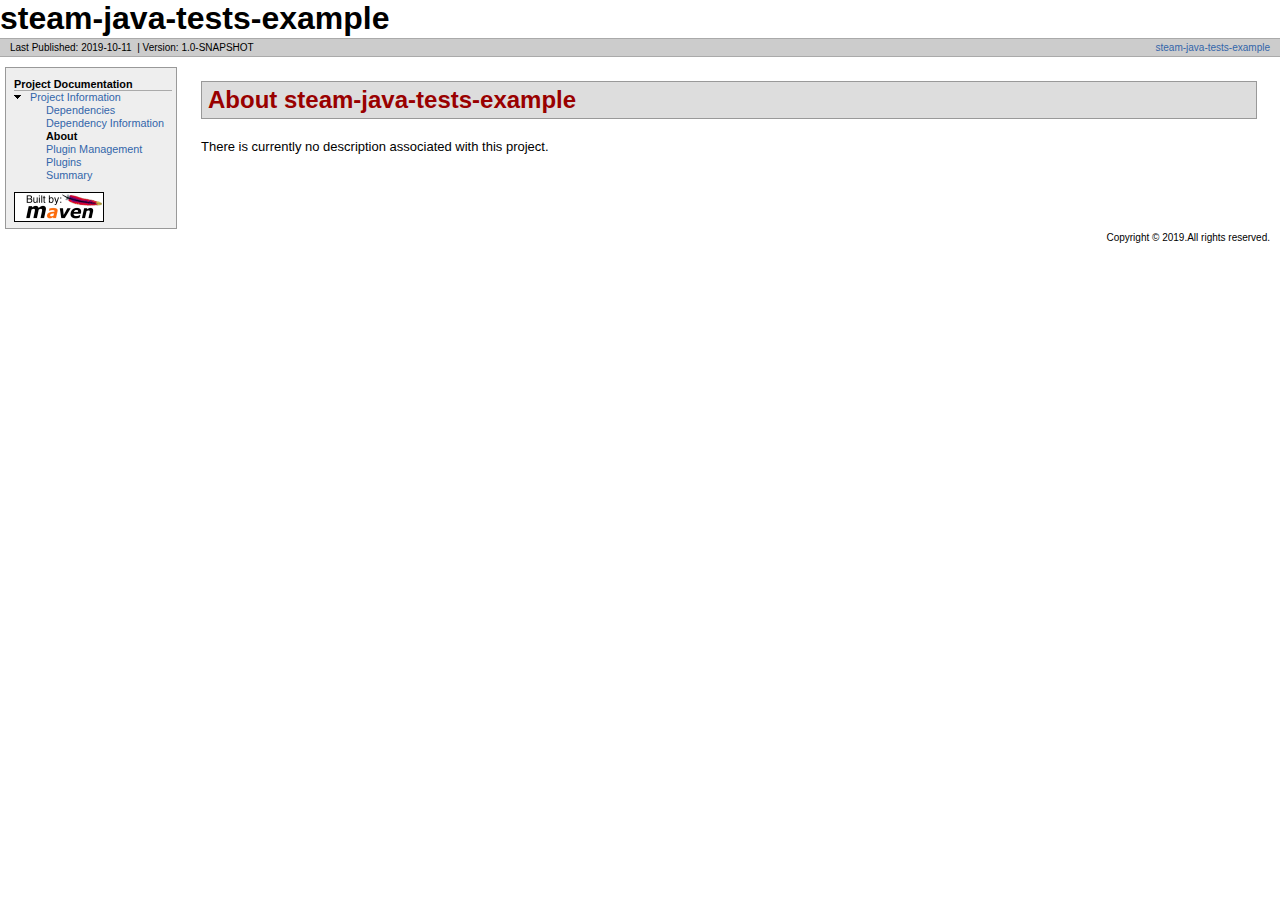
<file: target/site/index.html>
<!DOCTYPE html PUBLIC "-//W3C//DTD XHTML 1.0 Transitional//EN" "http://www.w3.org/TR/xhtml1/DTD/xhtml1-transitional.dtd">
<!-- Generated by Apache Maven Doxia Site Renderer 1.8.1 from org.apache.maven.plugins:maven-project-info-reports-plugin:3.0.0:index at 2019-10-11 -->
<html xmlns="http://www.w3.org/1999/xhtml" xml:lang="en" lang="en">
  <head>
    <meta http-equiv="Content-Type" content="text/html; charset=UTF-8" />
    <title>steam-java-tests-example &#x2013; About</title>
    <style type="text/css" media="all">
      @import url("./css/maven-base.css");
      @import url("./css/maven-theme.css");
      @import url("./css/site.css");
    </style>
    <link rel="stylesheet" href="./css/print.css" type="text/css" media="print" />
    <meta http-equiv="Content-Language" content="en" />
    
  </head>
  <body class="composite">
    <div id="banner">
<div id="bannerLeft">
steam-java-tests-example
</div>
      <div class="clear">
        <hr/>
      </div>
    </div>
    <div id="breadcrumbs">
      <div class="xleft">
        <span id="publishDate">Last Published: 2019-10-11</span>
          &nbsp;| <span id="projectVersion">Version: 1.0-SNAPSHOT</span>
      </div>
      <div class="xright"><a href="${project.url}" title="steam-java-tests-example">steam-java-tests-example</a>      </div>
      <div class="clear">
        <hr/>
      </div>
    </div>
    <div id="leftColumn">
      <div id="navcolumn">
       <h5>Project Documentation</h5>
    <ul>
     <li class="expanded"><a href="project-info.html" title="Project Information">Project Information</a>
      <ul>
       <li class="none"><a href="dependencies.html" title="Dependencies">Dependencies</a></li>
       <li class="none"><a href="dependency-info.html" title="Dependency Information">Dependency Information</a></li>
       <li class="none"><strong>About</strong></li>
       <li class="none"><a href="plugin-management.html" title="Plugin Management">Plugin Management</a></li>
       <li class="none"><a href="plugins.html" title="Plugins">Plugins</a></li>
       <li class="none"><a href="summary.html" title="Summary">Summary</a></li>
      </ul></li>
    </ul>
      <a href="http://maven.apache.org/" title="Built by Maven" class="poweredBy">
        <img class="poweredBy" alt="Built by Maven" src="./images/logos/maven-feather.png" />
      </a>
      </div>
    </div>
    <div id="bodyColumn">
      <div id="contentBox">
<div class="section">
<h2><a name="About_steam-java-tests-example"></a>About steam-java-tests-example</h2><a name="About_steam-java-tests-example"></a>
<p>There is currently no description associated with this project.</p></div>
      </div>
    </div>
    <div class="clear">
      <hr/>
    </div>
    <div id="footer">
      <div class="xright">
        Copyright &#169;      2019.All rights reserved.      </div>
      <div class="clear">
        <hr/>
      </div>
    </div>
  </body>
</html>
</file>
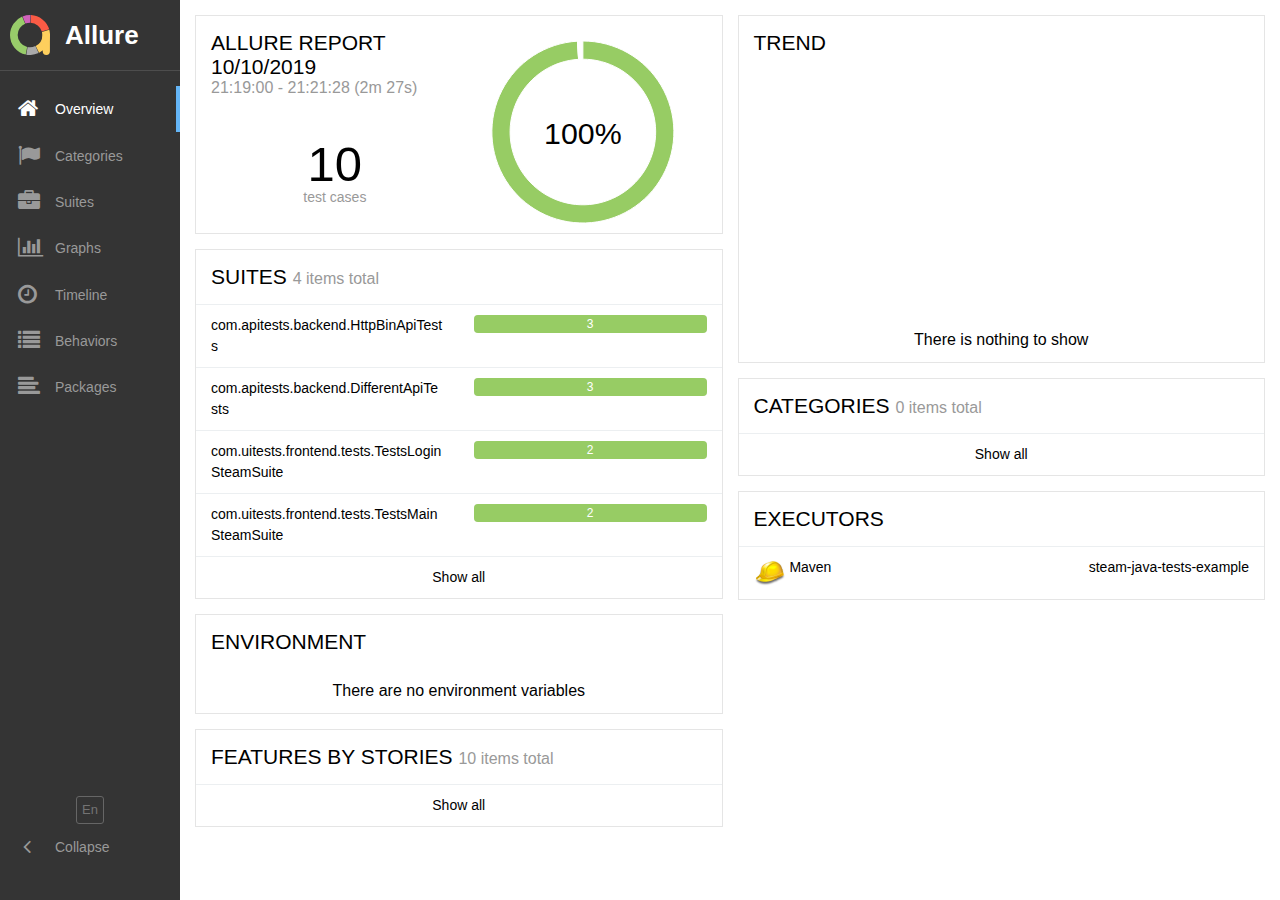
<file: src/test/java/com/resources/allure/tests-results/index.html>
<!DOCTYPE html>
<html>
<head>
    <meta charset="utf-8">
    <title>Allure Report</title>
    <link rel="favicon" href="favicon.ico?v=2">
    <link rel="stylesheet" href="styles.css">
                <link rel="stylesheet" href="plugins/screen-diff/styles.css">
</head>
<body>
<div id="alert"></div>
<div id="content">
    <span class="spinner">
        <span class="spinner__circle"></span>
    </span>
</div>
<div id="popup"></div>
<script src="app.js"></script>
    <script src="plugins/behaviors/index.js"></script>
    <script src="plugins/packages/index.js"></script>
    <script src="plugins/screen-diff/index.js"></script>
</body>
</html>
</file>
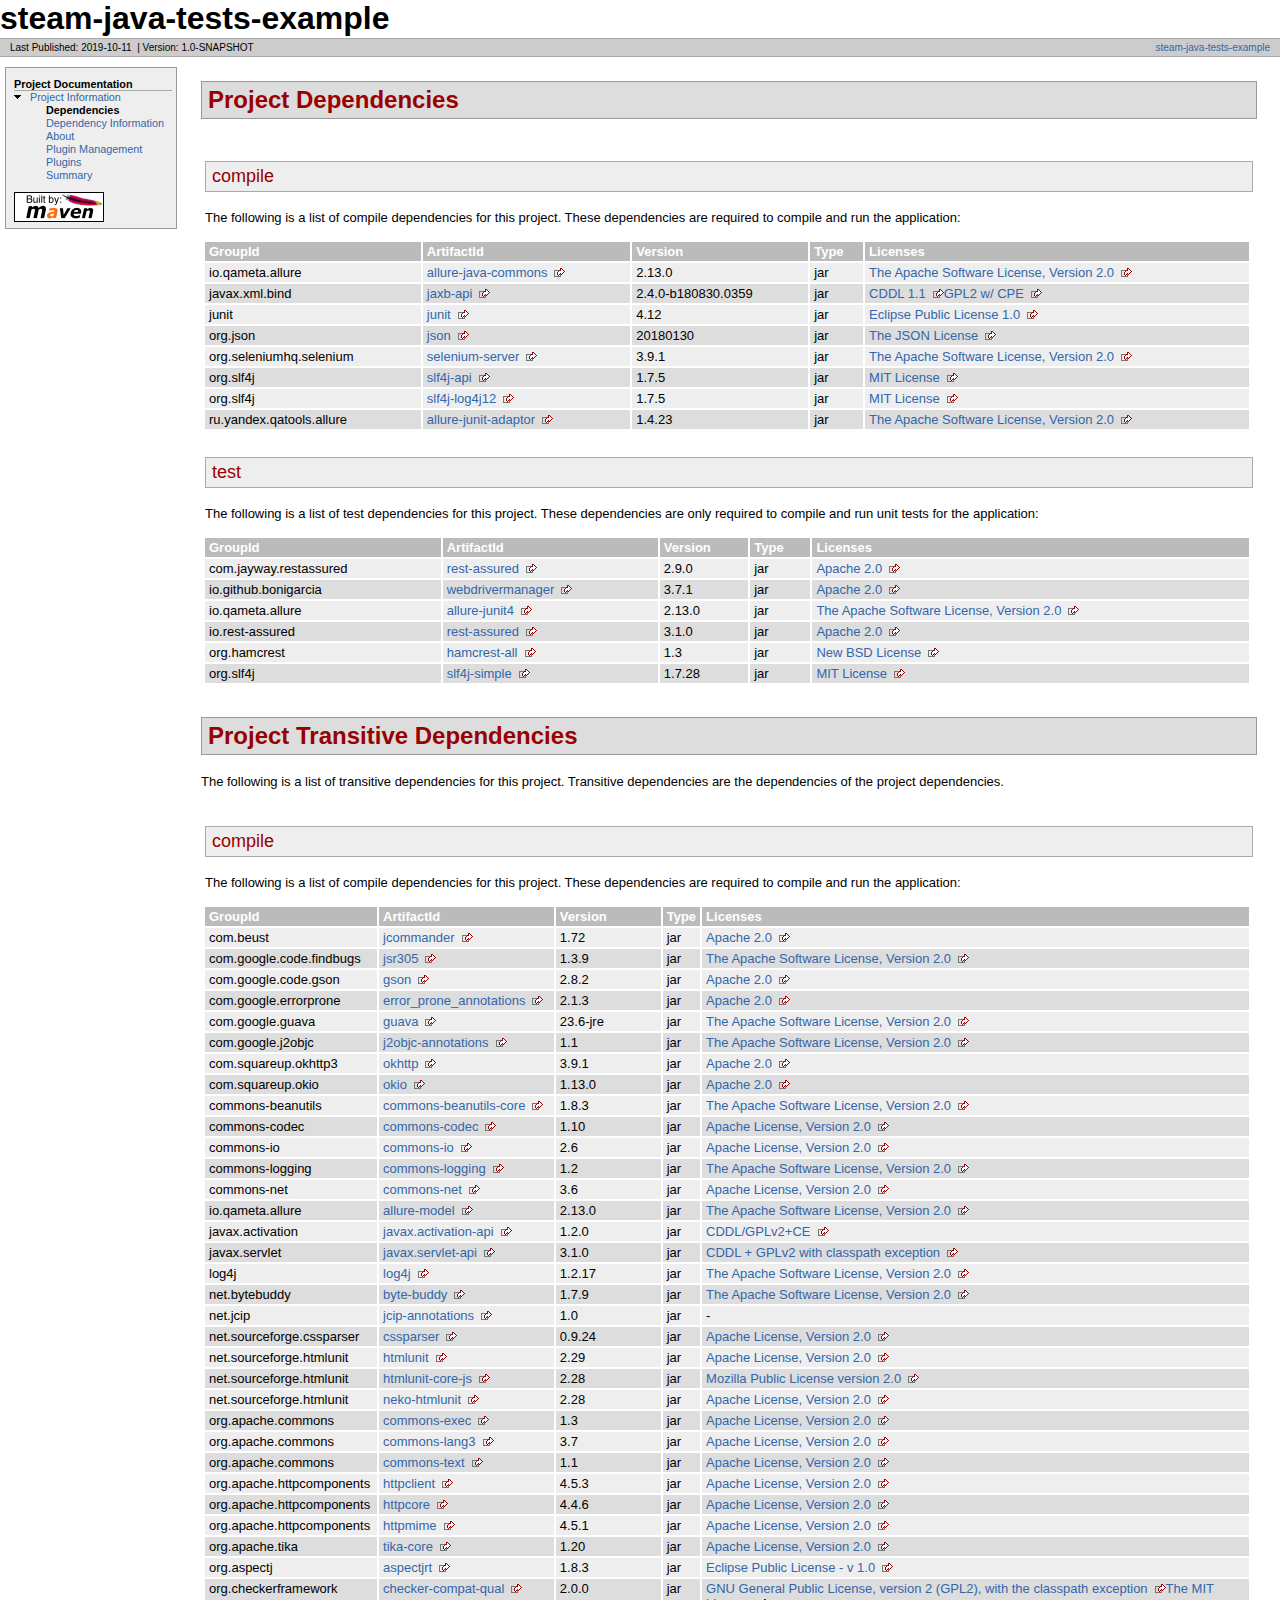
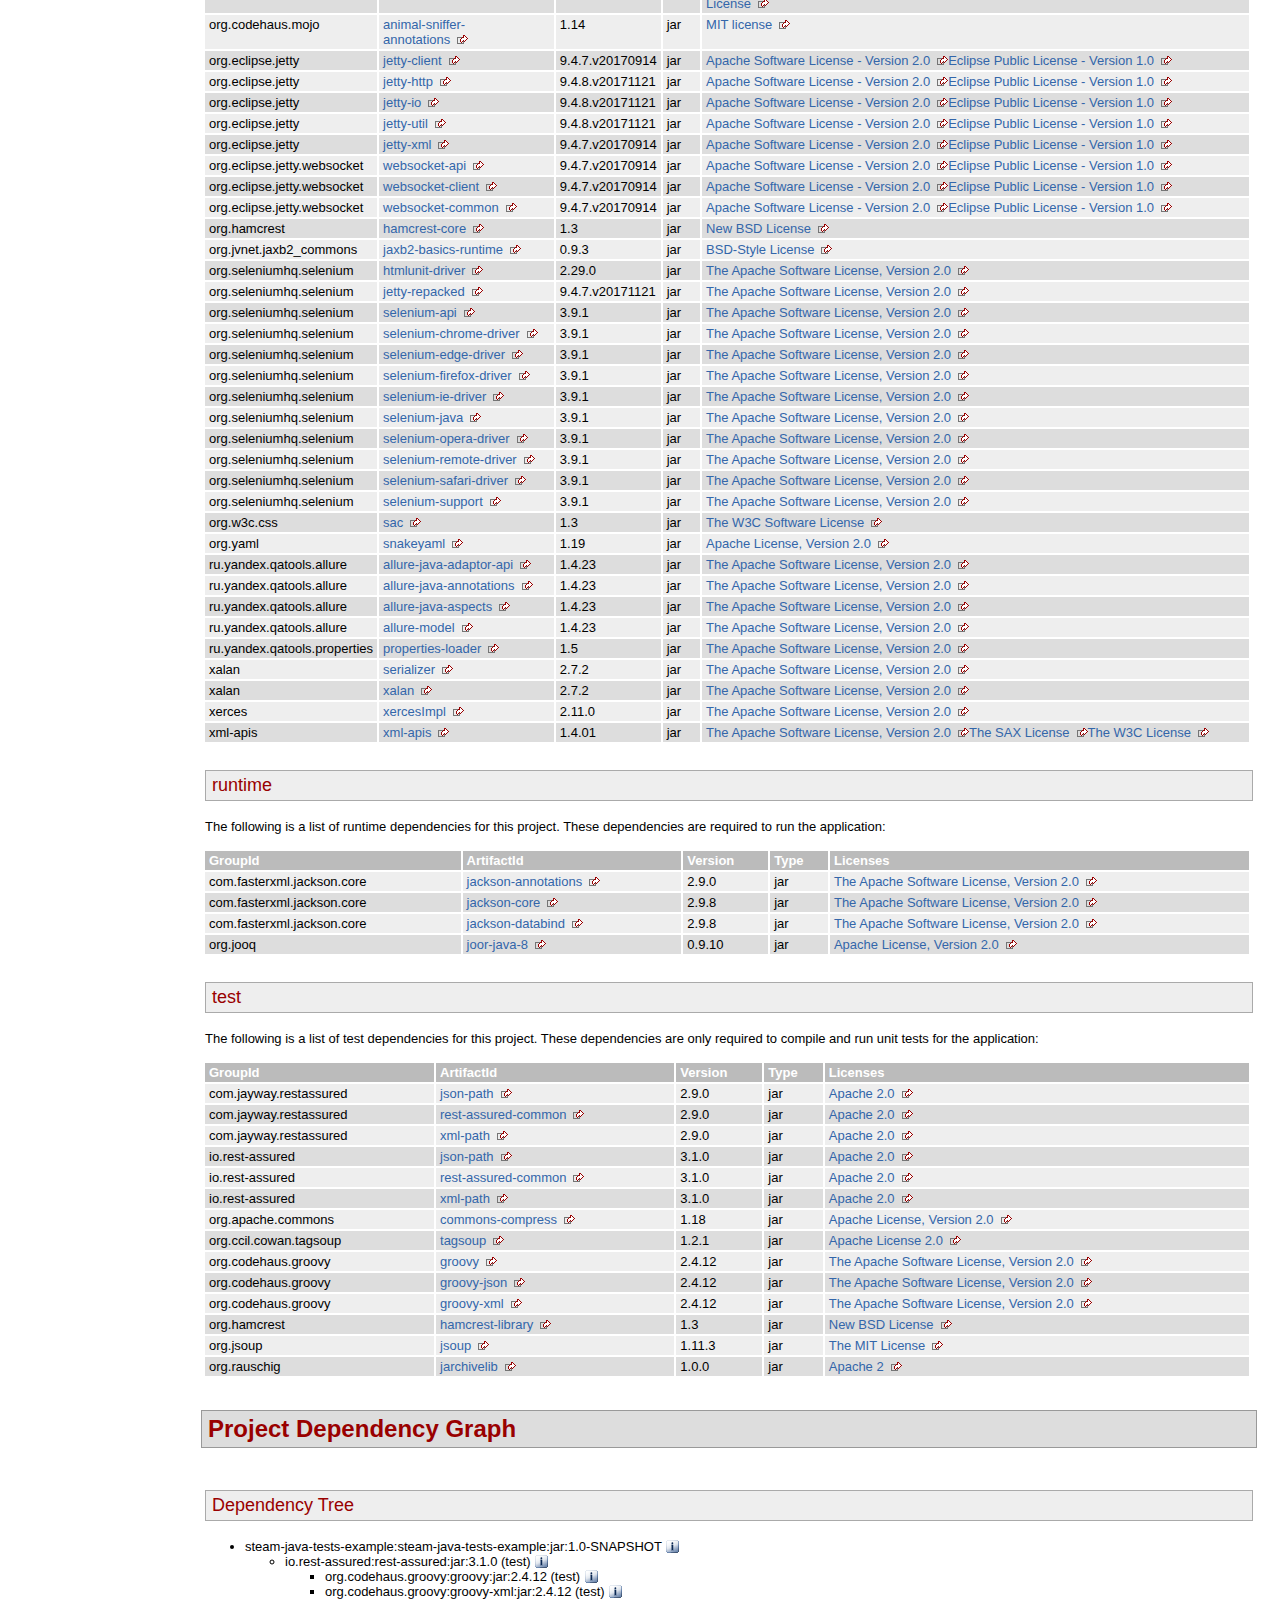
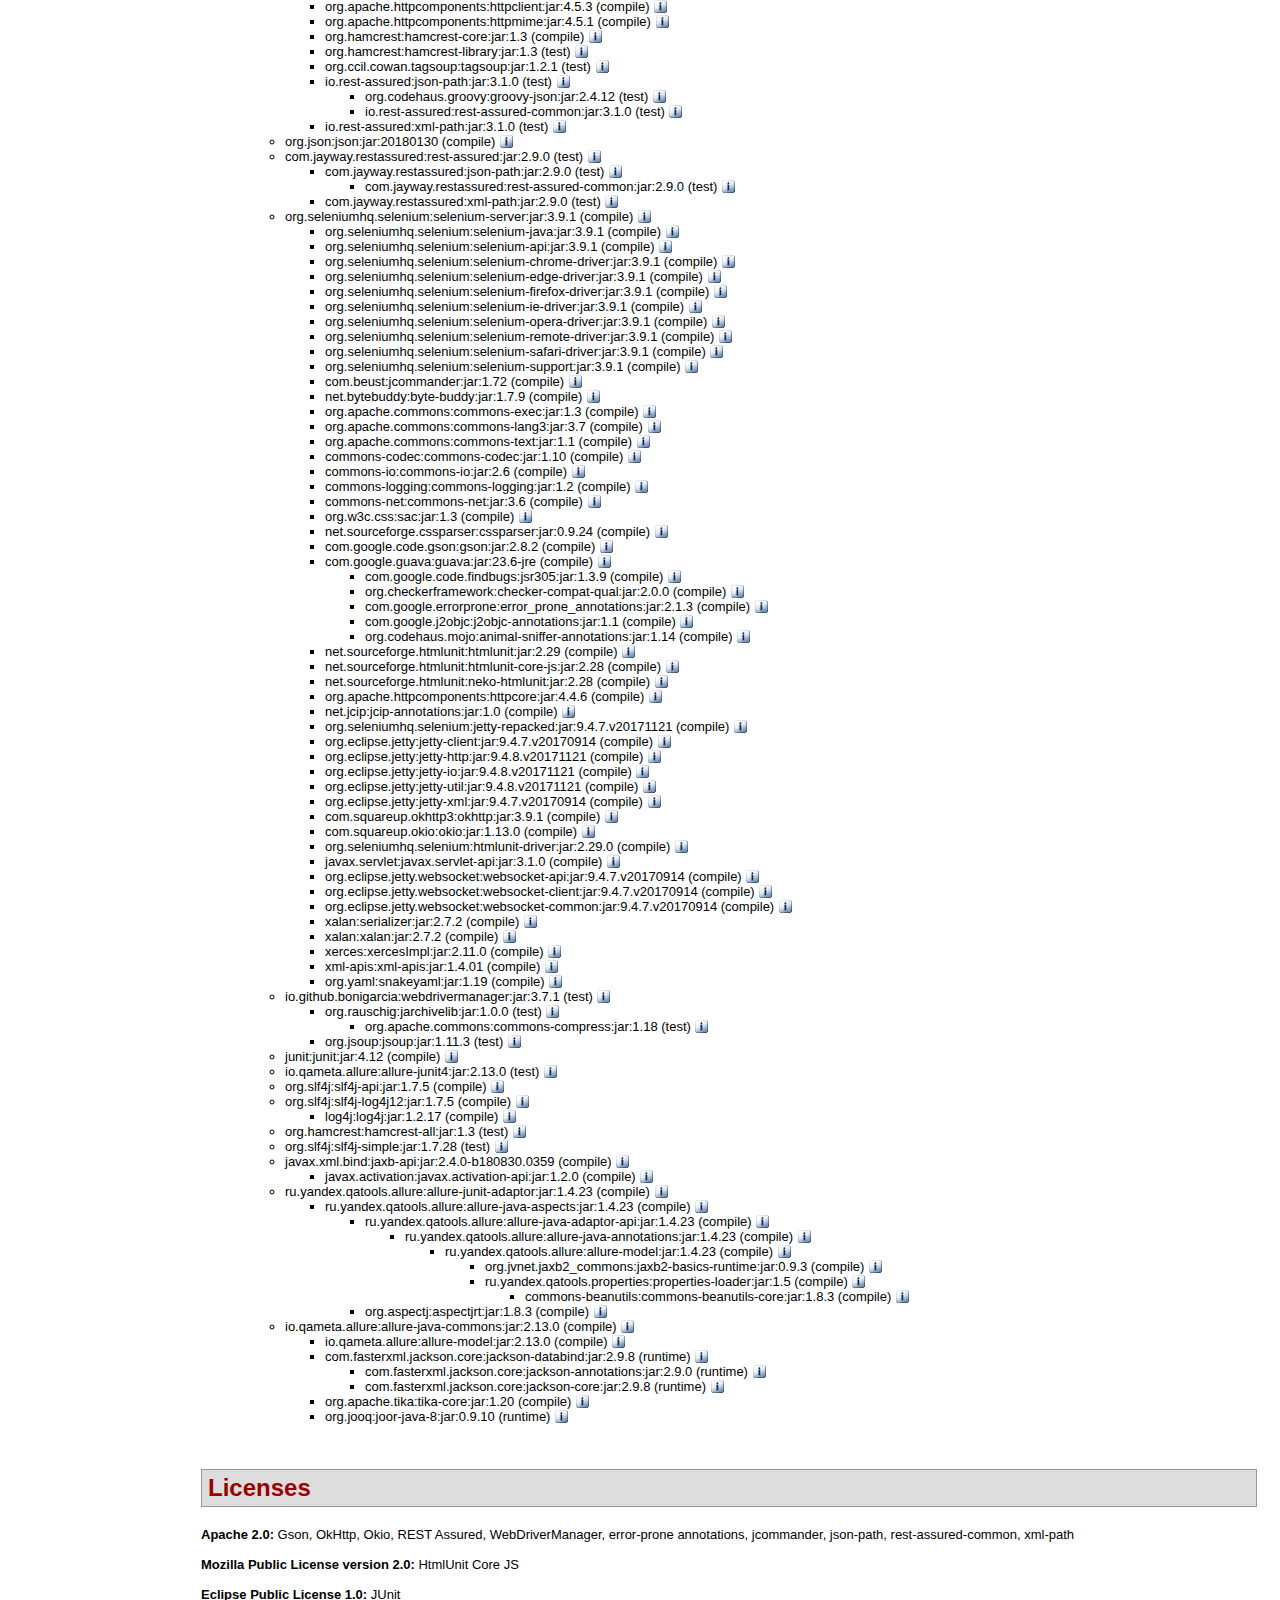
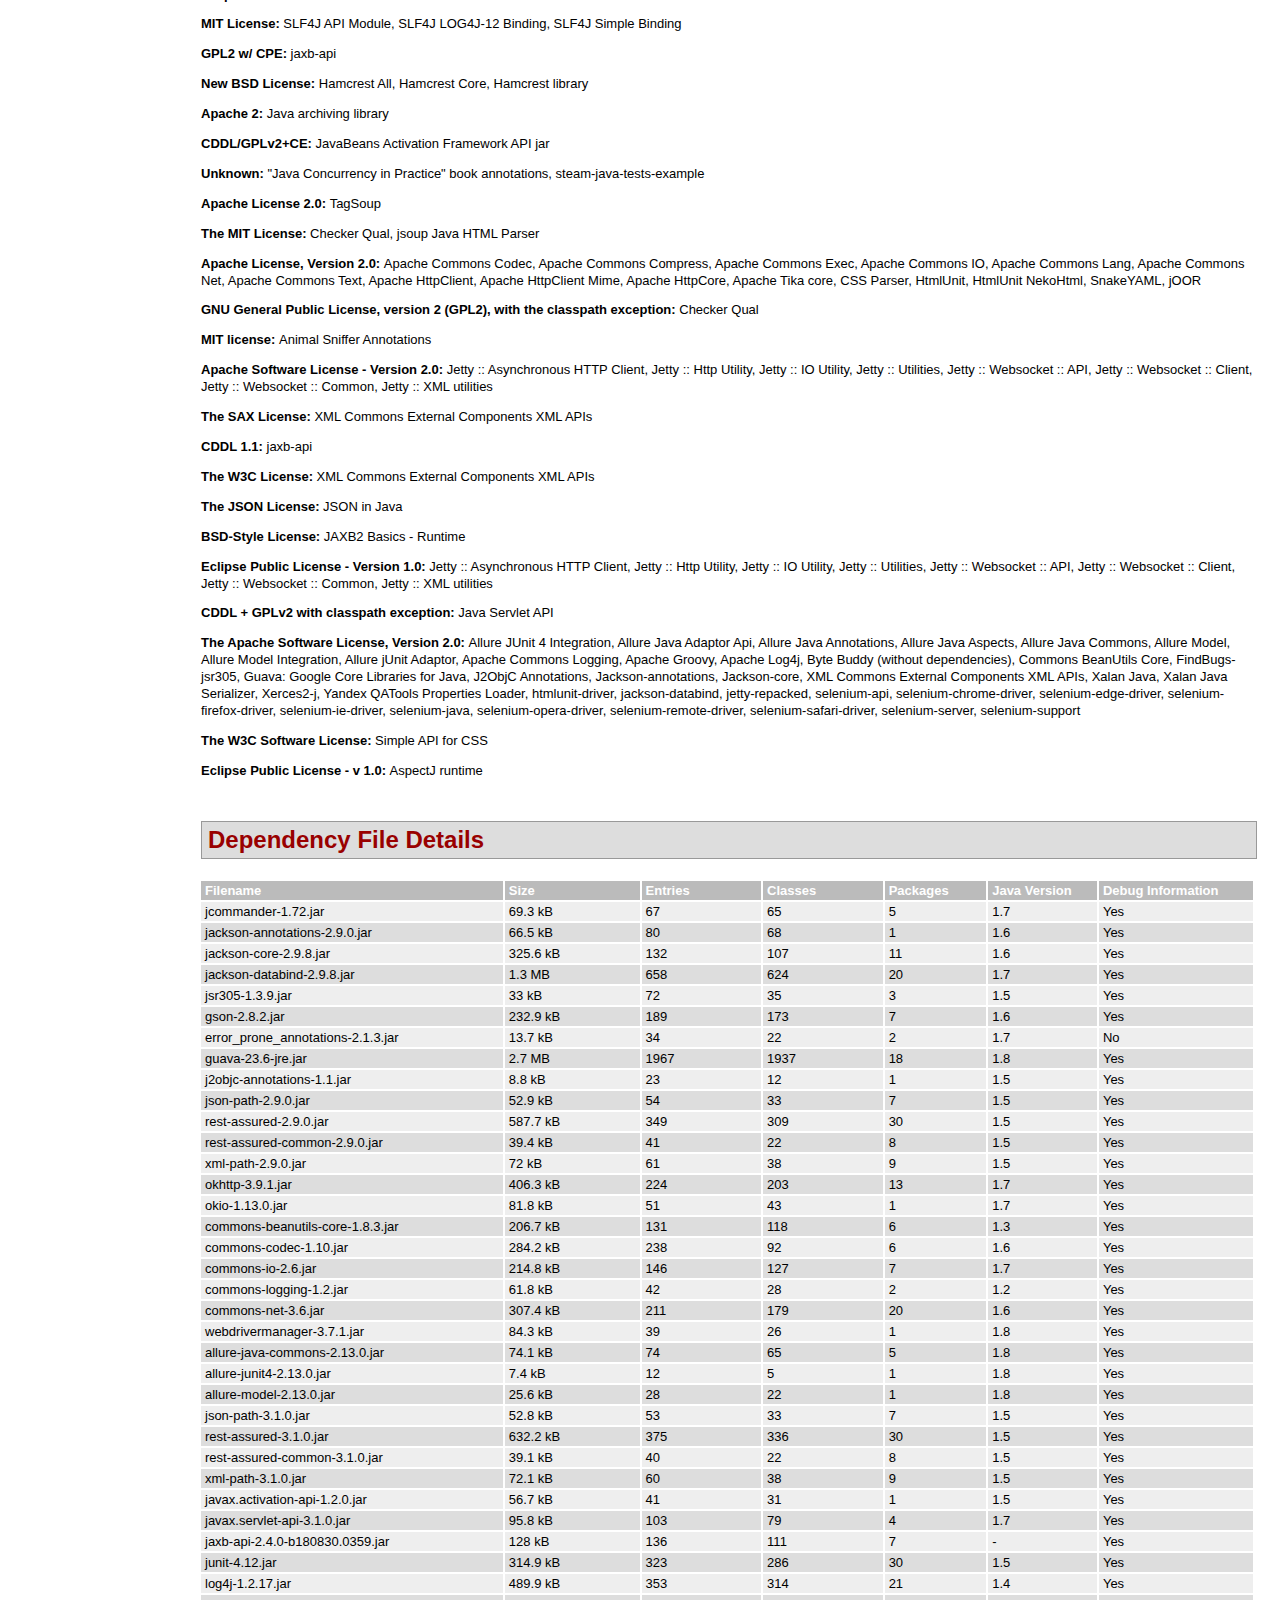
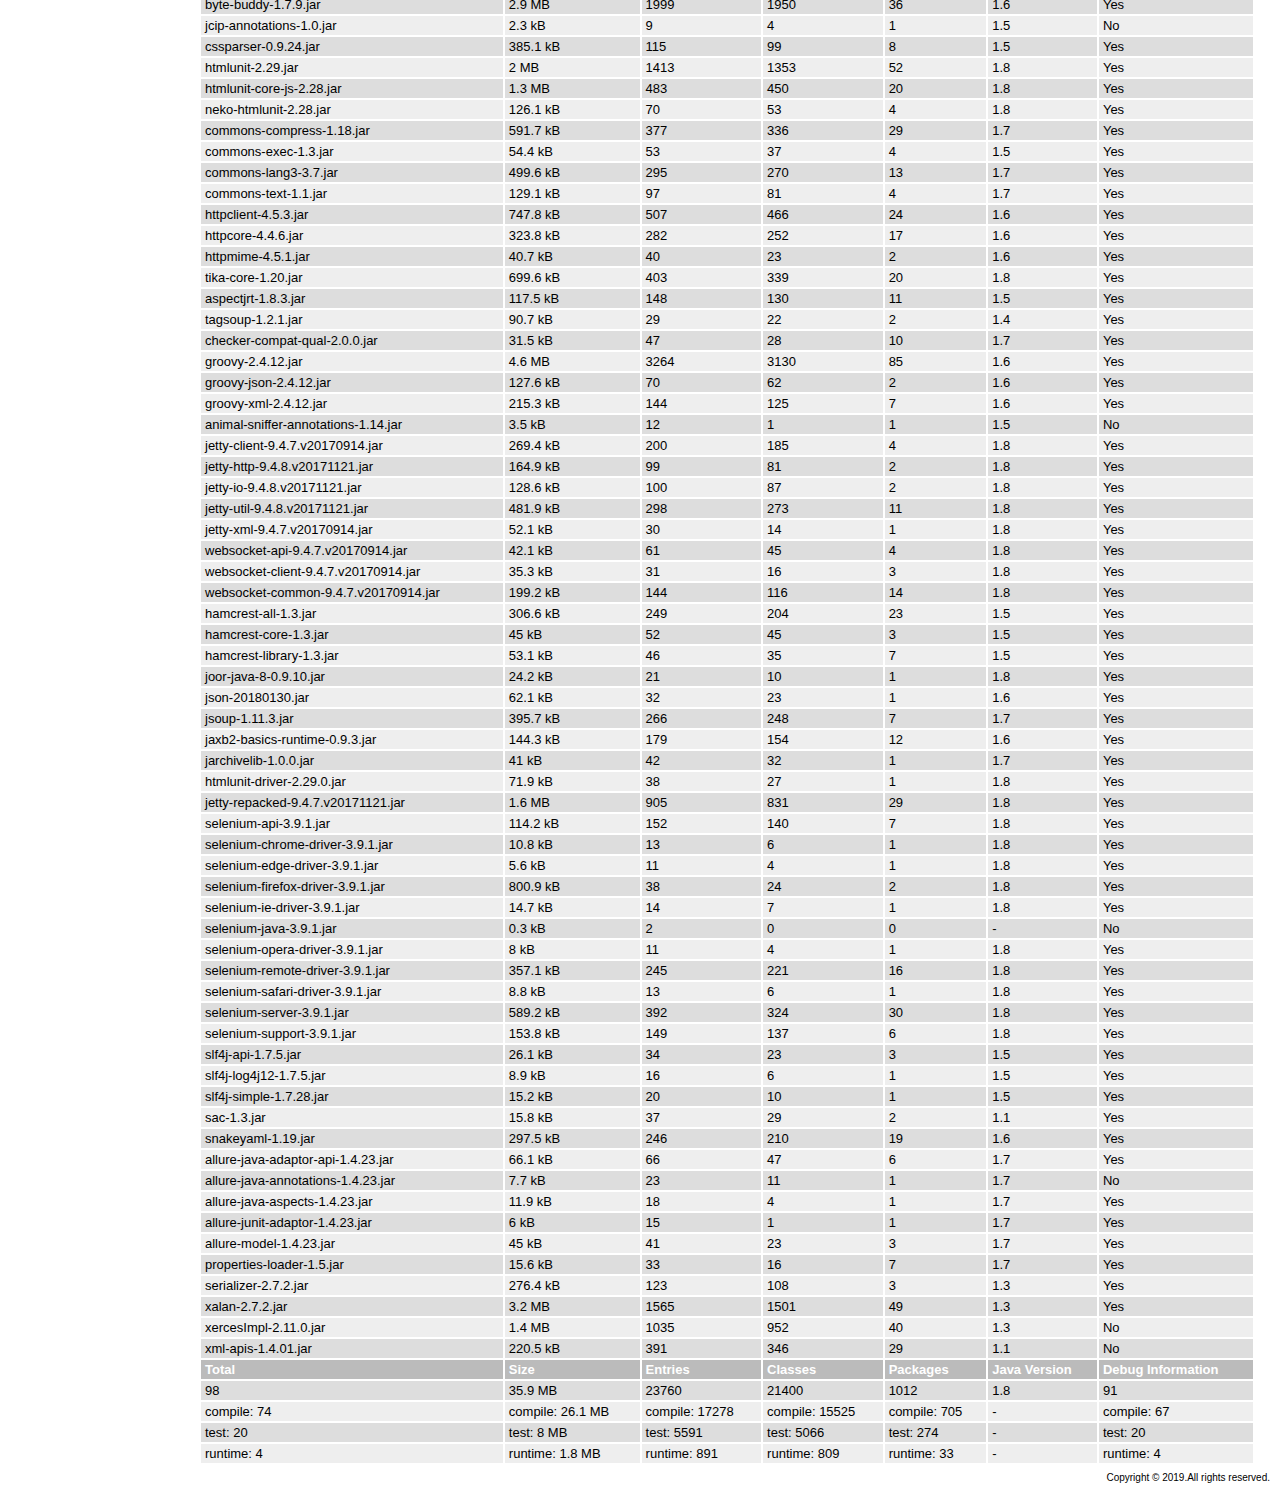
<file: target/site/dependencies.html>
<!DOCTYPE html PUBLIC "-//W3C//DTD XHTML 1.0 Transitional//EN" "http://www.w3.org/TR/xhtml1/DTD/xhtml1-transitional.dtd">
<!-- Generated by Apache Maven Doxia Site Renderer 1.8.1 from org.apache.maven.plugins:maven-project-info-reports-plugin:3.0.0:dependencies at 2019-10-11 -->
<html xmlns="http://www.w3.org/1999/xhtml" xml:lang="en" lang="en">
  <head>
    <meta http-equiv="Content-Type" content="text/html; charset=UTF-8" />
    <title>steam-java-tests-example &#x2013; Project Dependencies</title>
    <style type="text/css" media="all">
      @import url("./css/maven-base.css");
      @import url("./css/maven-theme.css");
      @import url("./css/site.css");
    </style>
    <link rel="stylesheet" href="./css/print.css" type="text/css" media="print" />
    <meta http-equiv="Content-Language" content="en" />
    
  </head>
  <body class="composite">
    <div id="banner">
<div id="bannerLeft">
steam-java-tests-example
</div>
      <div class="clear">
        <hr/>
      </div>
    </div>
    <div id="breadcrumbs">
      <div class="xleft">
        <span id="publishDate">Last Published: 2019-10-11</span>
          &nbsp;| <span id="projectVersion">Version: 1.0-SNAPSHOT</span>
      </div>
      <div class="xright"><a href="${project.url}" title="steam-java-tests-example">steam-java-tests-example</a>      </div>
      <div class="clear">
        <hr/>
      </div>
    </div>
    <div id="leftColumn">
      <div id="navcolumn">
       <h5>Project Documentation</h5>
    <ul>
     <li class="expanded"><a href="project-info.html" title="Project Information">Project Information</a>
      <ul>
       <li class="none"><strong>Dependencies</strong></li>
       <li class="none"><a href="dependency-info.html" title="Dependency Information">Dependency Information</a></li>
       <li class="none"><a href="index.html" title="About">About</a></li>
       <li class="none"><a href="plugin-management.html" title="Plugin Management">Plugin Management</a></li>
       <li class="none"><a href="plugins.html" title="Plugins">Plugins</a></li>
       <li class="none"><a href="summary.html" title="Summary">Summary</a></li>
      </ul></li>
    </ul>
      <a href="http://maven.apache.org/" title="Built by Maven" class="poweredBy">
        <img class="poweredBy" alt="Built by Maven" src="./images/logos/maven-feather.png" />
      </a>
      </div>
    </div>
    <div id="bodyColumn">
      <div id="contentBox">
<a name="Project_Dependencies"></a>
<div class="section">
<h2><a name="Project_Dependencies"></a>Project Dependencies</h2><a name="Project_Dependencies_compile"></a>
<div class="section">
<h3><a name="compile"></a>compile</h3>
<p>The following is a list of compile dependencies for this project. These dependencies are required to compile and run the application:</p>
<table border="0" class="bodyTable">
<tr class="a">
<th>GroupId</th>
<th>ArtifactId</th>
<th>Version</th>
<th>Type</th>
<th>Licenses</th></tr>
<tr class="b">
<td>io.qameta.allure</td>
<td><a class="externalLink" href="https://github.com/allure-framework/allure-java">allure-java-commons</a></td>
<td>2.13.0</td>
<td>jar</td>
<td><a class="externalLink" href="http://www.apache.org/licenses/LICENSE-2.0.txt">The Apache Software License, Version 2.0</a></td></tr>
<tr class="a">
<td>javax.xml.bind</td>
<td><a class="externalLink" href="https://github.com/javaee/jaxb-spec/jaxb-api">jaxb-api</a></td>
<td>2.4.0-b180830.0359</td>
<td>jar</td>
<td><a class="externalLink" href="https://oss.oracle.com/licenses/CDDL+GPL-1.1">CDDL 1.1</a><a class="externalLink" href="https://oss.oracle.com/licenses/CDDL+GPL-1.1">GPL2 w/ CPE</a></td></tr>
<tr class="b">
<td>junit</td>
<td><a class="externalLink" href="http://junit.org">junit</a></td>
<td>4.12</td>
<td>jar</td>
<td><a class="externalLink" href="http://www.eclipse.org/legal/epl-v10.html">Eclipse Public License 1.0</a></td></tr>
<tr class="a">
<td>org.json</td>
<td><a class="externalLink" href="https://github.com/douglascrockford/JSON-java">json</a></td>
<td>20180130</td>
<td>jar</td>
<td><a class="externalLink" href="http://json.org/license.html">The JSON License</a></td></tr>
<tr class="b">
<td>org.seleniumhq.selenium</td>
<td><a class="externalLink" href="http://www.seleniumhq.org/">selenium-server</a></td>
<td>3.9.1</td>
<td>jar</td>
<td><a class="externalLink" href="http://www.apache.org/licenses/LICENSE-2.0.txt">The Apache Software License, Version 2.0</a></td></tr>
<tr class="a">
<td>org.slf4j</td>
<td><a class="externalLink" href="http://www.slf4j.org">slf4j-api</a></td>
<td>1.7.5</td>
<td>jar</td>
<td><a class="externalLink" href="http://www.opensource.org/licenses/mit-license.php">MIT License</a></td></tr>
<tr class="b">
<td>org.slf4j</td>
<td><a class="externalLink" href="http://www.slf4j.org">slf4j-log4j12</a></td>
<td>1.7.5</td>
<td>jar</td>
<td><a class="externalLink" href="http://www.opensource.org/licenses/mit-license.php">MIT License</a></td></tr>
<tr class="a">
<td>ru.yandex.qatools.allure</td>
<td><a class="externalLink" href="http://nexus.sonatype.org/oss-repository-hosting.html/allure-core/allure-junit-adaptor">allure-junit-adaptor</a></td>
<td>1.4.23</td>
<td>jar</td>
<td><a class="externalLink" href="http://www.apache.org/licenses/LICENSE-2.0.txt">The Apache Software License, Version 2.0</a></td></tr></table></div><a name="Project_Dependencies_test"></a>
<div class="section">
<h3><a name="test"></a>test</h3>
<p>The following is a list of test dependencies for this project. These dependencies are only required to compile and run unit tests for the application:</p>
<table border="0" class="bodyTable">
<tr class="a">
<th>GroupId</th>
<th>ArtifactId</th>
<th>Version</th>
<th>Type</th>
<th>Licenses</th></tr>
<tr class="b">
<td>com.jayway.restassured</td>
<td><a class="externalLink" href="http://code.google.com/p/rest-assured">rest-assured</a></td>
<td>2.9.0</td>
<td>jar</td>
<td><a class="externalLink" href="http://www.apache.org/licenses/LICENSE-2.0.html">Apache 2.0</a></td></tr>
<tr class="a">
<td>io.github.bonigarcia</td>
<td><a class="externalLink" href="https://github.com/bonigarcia/webdrivermanager">webdrivermanager</a></td>
<td>3.7.1</td>
<td>jar</td>
<td><a class="externalLink" href="http://www.apache.org/licenses/LICENSE-2.0">Apache 2.0</a></td></tr>
<tr class="b">
<td>io.qameta.allure</td>
<td><a class="externalLink" href="https://github.com/allure-framework/allure-java">allure-junit4</a></td>
<td>2.13.0</td>
<td>jar</td>
<td><a class="externalLink" href="http://www.apache.org/licenses/LICENSE-2.0.txt">The Apache Software License, Version 2.0</a></td></tr>
<tr class="a">
<td>io.rest-assured</td>
<td><a class="externalLink" href="http://code.google.com/p/rest-assured">rest-assured</a></td>
<td>3.1.0</td>
<td>jar</td>
<td><a class="externalLink" href="http://www.apache.org/licenses/LICENSE-2.0.html">Apache 2.0</a></td></tr>
<tr class="b">
<td>org.hamcrest</td>
<td><a class="externalLink" href="https://github.com/hamcrest/JavaHamcrest/hamcrest-all">hamcrest-all</a></td>
<td>1.3</td>
<td>jar</td>
<td><a class="externalLink" href="http://www.opensource.org/licenses/bsd-license.php">New BSD License</a></td></tr>
<tr class="a">
<td>org.slf4j</td>
<td><a class="externalLink" href="http://www.slf4j.org">slf4j-simple</a></td>
<td>1.7.28</td>
<td>jar</td>
<td><a class="externalLink" href="http://www.opensource.org/licenses/mit-license.php">MIT License</a></td></tr></table></div></div><a name="Project_Transitive_Dependencies"></a>
<div class="section">
<h2><a name="Project_Transitive_Dependencies"></a>Project Transitive Dependencies</h2>
<p>The following is a list of transitive dependencies for this project. Transitive dependencies are the dependencies of the project dependencies.</p><a name="Project_Transitive_Dependencies_compile"></a>
<div class="section">
<h3><a name="compile"></a>compile</h3>
<p>The following is a list of compile dependencies for this project. These dependencies are required to compile and run the application:</p>
<table border="0" class="bodyTable">
<tr class="a">
<th>GroupId</th>
<th>ArtifactId</th>
<th>Version</th>
<th>Type</th>
<th>Licenses</th></tr>
<tr class="b">
<td>com.beust</td>
<td><a class="externalLink" href="http://jcommander.org">jcommander</a></td>
<td>1.72</td>
<td>jar</td>
<td><a class="externalLink" href="http://www.apache.org/licenses/LICENSE-2.0">Apache 2.0</a></td></tr>
<tr class="a">
<td>com.google.code.findbugs</td>
<td><a class="externalLink" href="http://findbugs.sourceforge.net/">jsr305</a></td>
<td>1.3.9</td>
<td>jar</td>
<td><a class="externalLink" href="http://www.apache.org/licenses/LICENSE-2.0.txt">The Apache Software License, Version 2.0</a></td></tr>
<tr class="b">
<td>com.google.code.gson</td>
<td><a class="externalLink" href="https://github.com/google/gson/gson">gson</a></td>
<td>2.8.2</td>
<td>jar</td>
<td><a class="externalLink" href="http://www.apache.org/licenses/LICENSE-2.0.txt">Apache 2.0</a></td></tr>
<tr class="a">
<td>com.google.errorprone</td>
<td><a class="externalLink" href="http://nexus.sonatype.org/oss-repository-hosting.html/error_prone_parent/error_prone_annotations">error_prone_annotations</a></td>
<td>2.1.3</td>
<td>jar</td>
<td><a class="externalLink" href="http://www.apache.org/licenses/LICENSE-2.0.txt">Apache 2.0</a></td></tr>
<tr class="b">
<td>com.google.guava</td>
<td><a class="externalLink" href="https://github.com/google/guava/guava">guava</a></td>
<td>23.6-jre</td>
<td>jar</td>
<td><a class="externalLink" href="http://www.apache.org/licenses/LICENSE-2.0.txt">The Apache Software License, Version 2.0</a></td></tr>
<tr class="a">
<td>com.google.j2objc</td>
<td><a class="externalLink" href="https://github.com/google/j2objc/">j2objc-annotations</a></td>
<td>1.1</td>
<td>jar</td>
<td><a class="externalLink" href="http://www.apache.org/licenses/LICENSE-2.0.txt">The Apache Software License, Version 2.0</a></td></tr>
<tr class="b">
<td>com.squareup.okhttp3</td>
<td><a class="externalLink" href="https://github.com/square/okhttp/okhttp">okhttp</a></td>
<td>3.9.1</td>
<td>jar</td>
<td><a class="externalLink" href="http://www.apache.org/licenses/LICENSE-2.0.txt">Apache 2.0</a></td></tr>
<tr class="a">
<td>com.squareup.okio</td>
<td><a class="externalLink" href="https://github.com/square/okio/okio">okio</a></td>
<td>1.13.0</td>
<td>jar</td>
<td><a class="externalLink" href="http://www.apache.org/licenses/LICENSE-2.0.txt">Apache 2.0</a></td></tr>
<tr class="b">
<td>commons-beanutils</td>
<td><a class="externalLink" href="http://commons.apache.org/beanutils/">commons-beanutils-core</a></td>
<td>1.8.3</td>
<td>jar</td>
<td><a class="externalLink" href="http://www.apache.org/licenses/LICENSE-2.0.txt">The Apache Software License, Version 2.0</a></td></tr>
<tr class="a">
<td>commons-codec</td>
<td><a class="externalLink" href="http://commons.apache.org/proper/commons-codec/">commons-codec</a></td>
<td>1.10</td>
<td>jar</td>
<td><a class="externalLink" href="http://www.apache.org/licenses/LICENSE-2.0.txt">Apache License, Version 2.0</a></td></tr>
<tr class="b">
<td>commons-io</td>
<td><a class="externalLink" href="http://commons.apache.org/proper/commons-io/">commons-io</a></td>
<td>2.6</td>
<td>jar</td>
<td><a class="externalLink" href="https://www.apache.org/licenses/LICENSE-2.0.txt">Apache License, Version 2.0</a></td></tr>
<tr class="a">
<td>commons-logging</td>
<td><a class="externalLink" href="http://commons.apache.org/proper/commons-logging/">commons-logging</a></td>
<td>1.2</td>
<td>jar</td>
<td><a class="externalLink" href="http://www.apache.org/licenses/LICENSE-2.0.txt">The Apache Software License, Version 2.0</a></td></tr>
<tr class="b">
<td>commons-net</td>
<td><a class="externalLink" href="http://commons.apache.org/proper/commons-net/">commons-net</a></td>
<td>3.6</td>
<td>jar</td>
<td><a class="externalLink" href="https://www.apache.org/licenses/LICENSE-2.0.txt">Apache License, Version 2.0</a></td></tr>
<tr class="a">
<td>io.qameta.allure</td>
<td><a class="externalLink" href="https://github.com/allure-framework/allure-java">allure-model</a></td>
<td>2.13.0</td>
<td>jar</td>
<td><a class="externalLink" href="http://www.apache.org/licenses/LICENSE-2.0.txt">The Apache Software License, Version 2.0</a></td></tr>
<tr class="b">
<td>javax.activation</td>
<td><a class="externalLink" href="http://java.net/all/javax.activation-api/">javax.activation-api</a></td>
<td>1.2.0</td>
<td>jar</td>
<td><a class="externalLink" href="https://github.com/javaee/activation/blob/master/LICENSE.txt">CDDL/GPLv2+CE</a></td></tr>
<tr class="a">
<td>javax.servlet</td>
<td><a class="externalLink" href="http://servlet-spec.java.net">javax.servlet-api</a></td>
<td>3.1.0</td>
<td>jar</td>
<td><a class="externalLink" href="https://glassfish.dev.java.net/nonav/public/CDDL+GPL.html">CDDL + GPLv2 with classpath exception</a></td></tr>
<tr class="b">
<td>log4j</td>
<td><a class="externalLink" href="http://logging.apache.org/log4j/1.2/">log4j</a></td>
<td>1.2.17</td>
<td>jar</td>
<td><a class="externalLink" href="http://www.apache.org/licenses/LICENSE-2.0.txt">The Apache Software License, Version 2.0</a></td></tr>
<tr class="a">
<td>net.bytebuddy</td>
<td><a class="externalLink" href="http://bytebuddy.net/byte-buddy">byte-buddy</a></td>
<td>1.7.9</td>
<td>jar</td>
<td><a class="externalLink" href="http://www.apache.org/licenses/LICENSE-2.0.txt">The Apache Software License, Version 2.0</a></td></tr>
<tr class="b">
<td>net.jcip</td>
<td><a class="externalLink" href="http://jcip.net/">jcip-annotations</a></td>
<td>1.0</td>
<td>jar</td>
<td>-</td></tr>
<tr class="a">
<td>net.sourceforge.cssparser</td>
<td><a class="externalLink" href="http://cssparser.sourceforge.net/">cssparser</a></td>
<td>0.9.24</td>
<td>jar</td>
<td><a class="externalLink" href="http://www.apache.org/licenses/LICENSE-2.0.txt">Apache License, Version 2.0</a></td></tr>
<tr class="b">
<td>net.sourceforge.htmlunit</td>
<td><a class="externalLink" href="http://htmlunit.sourceforge.net">htmlunit</a></td>
<td>2.29</td>
<td>jar</td>
<td><a class="externalLink" href="http://www.apache.org/licenses/LICENSE-2.0.txt">Apache License, Version 2.0</a></td></tr>
<tr class="a">
<td>net.sourceforge.htmlunit</td>
<td><a class="externalLink" href="http://htmlunit.sourceforge.net">htmlunit-core-js</a></td>
<td>2.28</td>
<td>jar</td>
<td><a class="externalLink" href="http://www.mozilla.org/MPL/2.0/">Mozilla Public License version 2.0</a></td></tr>
<tr class="b">
<td>net.sourceforge.htmlunit</td>
<td><a class="externalLink" href="http://htmlunit.sourceforge.net">neko-htmlunit</a></td>
<td>2.28</td>
<td>jar</td>
<td><a class="externalLink" href="http://www.apache.org/licenses/LICENSE-2.0.txt">Apache License, Version 2.0</a></td></tr>
<tr class="a">
<td>org.apache.commons</td>
<td><a class="externalLink" href="http://commons.apache.org/proper/commons-exec/">commons-exec</a></td>
<td>1.3</td>
<td>jar</td>
<td><a class="externalLink" href="http://www.apache.org/licenses/LICENSE-2.0.txt">Apache License, Version 2.0</a></td></tr>
<tr class="b">
<td>org.apache.commons</td>
<td><a class="externalLink" href="http://commons.apache.org/proper/commons-lang/">commons-lang3</a></td>
<td>3.7</td>
<td>jar</td>
<td><a class="externalLink" href="https://www.apache.org/licenses/LICENSE-2.0.txt">Apache License, Version 2.0</a></td></tr>
<tr class="a">
<td>org.apache.commons</td>
<td><a class="externalLink" href="http://commons.apache.org/proper/commons-text/">commons-text</a></td>
<td>1.1</td>
<td>jar</td>
<td><a class="externalLink" href="https://www.apache.org/licenses/LICENSE-2.0.txt">Apache License, Version 2.0</a></td></tr>
<tr class="b">
<td>org.apache.httpcomponents</td>
<td><a class="externalLink" href="http://hc.apache.org/httpcomponents-client">httpclient</a></td>
<td>4.5.3</td>
<td>jar</td>
<td><a class="externalLink" href="http://www.apache.org/licenses/LICENSE-2.0.txt">Apache License, Version 2.0</a></td></tr>
<tr class="a">
<td>org.apache.httpcomponents</td>
<td><a class="externalLink" href="http://hc.apache.org/httpcomponents-core-ga">httpcore</a></td>
<td>4.4.6</td>
<td>jar</td>
<td><a class="externalLink" href="http://www.apache.org/licenses/LICENSE-2.0.txt">Apache License, Version 2.0</a></td></tr>
<tr class="b">
<td>org.apache.httpcomponents</td>
<td><a class="externalLink" href="http://hc.apache.org/httpcomponents-client">httpmime</a></td>
<td>4.5.1</td>
<td>jar</td>
<td><a class="externalLink" href="http://www.apache.org/licenses/LICENSE-2.0.txt">Apache License, Version 2.0</a></td></tr>
<tr class="a">
<td>org.apache.tika</td>
<td><a class="externalLink" href="http://tika.apache.org/">tika-core</a></td>
<td>1.20</td>
<td>jar</td>
<td><a class="externalLink" href="http://www.apache.org/licenses/LICENSE-2.0.txt">Apache License, Version 2.0</a></td></tr>
<tr class="b">
<td>org.aspectj</td>
<td><a class="externalLink" href="http://www.aspectj.org">aspectjrt</a></td>
<td>1.8.3</td>
<td>jar</td>
<td><a class="externalLink" href="http://www.eclipse.org/legal/epl-v10.html">Eclipse Public License - v 1.0</a></td></tr>
<tr class="a">
<td>org.checkerframework</td>
<td><a class="externalLink" href="http://checkerframework.org">checker-compat-qual</a></td>
<td>2.0.0</td>
<td>jar</td>
<td><a class="externalLink" href="http://www.gnu.org/software/classpath/license.html">GNU General Public License, version 2 (GPL2), with the classpath exception</a><a class="externalLink" href="http://opensource.org/licenses/MIT">The MIT License</a></td></tr>
<tr class="b">
<td>org.codehaus.mojo</td>
<td><a class="externalLink" href="http://mojo.codehaus.org/animal-sniffer/animal-sniffer-annotations">animal-sniffer-annotations</a></td>
<td>1.14</td>
<td>jar</td>
<td><a class="externalLink" href="http://www.opensource.org/licenses/mit-license.php">MIT license</a></td></tr>
<tr class="a">
<td>org.eclipse.jetty</td>
<td><a class="externalLink" href="http://www.eclipse.org/jetty">jetty-client</a></td>
<td>9.4.7.v20170914</td>
<td>jar</td>
<td><a class="externalLink" href="http://www.apache.org/licenses/LICENSE-2.0">Apache Software License - Version 2.0</a><a class="externalLink" href="http://www.eclipse.org/org/documents/epl-v10.php">Eclipse Public License - Version 1.0</a></td></tr>
<tr class="b">
<td>org.eclipse.jetty</td>
<td><a class="externalLink" href="http://www.eclipse.org/jetty">jetty-http</a></td>
<td>9.4.8.v20171121</td>
<td>jar</td>
<td><a class="externalLink" href="http://www.apache.org/licenses/LICENSE-2.0">Apache Software License - Version 2.0</a><a class="externalLink" href="http://www.eclipse.org/org/documents/epl-v10.php">Eclipse Public License - Version 1.0</a></td></tr>
<tr class="a">
<td>org.eclipse.jetty</td>
<td><a class="externalLink" href="http://www.eclipse.org/jetty">jetty-io</a></td>
<td>9.4.8.v20171121</td>
<td>jar</td>
<td><a class="externalLink" href="http://www.apache.org/licenses/LICENSE-2.0">Apache Software License - Version 2.0</a><a class="externalLink" href="http://www.eclipse.org/org/documents/epl-v10.php">Eclipse Public License - Version 1.0</a></td></tr>
<tr class="b">
<td>org.eclipse.jetty</td>
<td><a class="externalLink" href="http://www.eclipse.org/jetty">jetty-util</a></td>
<td>9.4.8.v20171121</td>
<td>jar</td>
<td><a class="externalLink" href="http://www.apache.org/licenses/LICENSE-2.0">Apache Software License - Version 2.0</a><a class="externalLink" href="http://www.eclipse.org/org/documents/epl-v10.php">Eclipse Public License - Version 1.0</a></td></tr>
<tr class="a">
<td>org.eclipse.jetty</td>
<td><a class="externalLink" href="http://www.eclipse.org/jetty">jetty-xml</a></td>
<td>9.4.7.v20170914</td>
<td>jar</td>
<td><a class="externalLink" href="http://www.apache.org/licenses/LICENSE-2.0">Apache Software License - Version 2.0</a><a class="externalLink" href="http://www.eclipse.org/org/documents/epl-v10.php">Eclipse Public License - Version 1.0</a></td></tr>
<tr class="b">
<td>org.eclipse.jetty.websocket</td>
<td><a class="externalLink" href="http://www.eclipse.org/jetty/websocket-api">websocket-api</a></td>
<td>9.4.7.v20170914</td>
<td>jar</td>
<td><a class="externalLink" href="http://www.apache.org/licenses/LICENSE-2.0">Apache Software License - Version 2.0</a><a class="externalLink" href="http://www.eclipse.org/org/documents/epl-v10.php">Eclipse Public License - Version 1.0</a></td></tr>
<tr class="a">
<td>org.eclipse.jetty.websocket</td>
<td><a class="externalLink" href="http://www.eclipse.org/jetty/websocket-client">websocket-client</a></td>
<td>9.4.7.v20170914</td>
<td>jar</td>
<td><a class="externalLink" href="http://www.apache.org/licenses/LICENSE-2.0">Apache Software License - Version 2.0</a><a class="externalLink" href="http://www.eclipse.org/org/documents/epl-v10.php">Eclipse Public License - Version 1.0</a></td></tr>
<tr class="b">
<td>org.eclipse.jetty.websocket</td>
<td><a class="externalLink" href="http://www.eclipse.org/jetty/websocket-common">websocket-common</a></td>
<td>9.4.7.v20170914</td>
<td>jar</td>
<td><a class="externalLink" href="http://www.apache.org/licenses/LICENSE-2.0">Apache Software License - Version 2.0</a><a class="externalLink" href="http://www.eclipse.org/org/documents/epl-v10.php">Eclipse Public License - Version 1.0</a></td></tr>
<tr class="a">
<td>org.hamcrest</td>
<td><a class="externalLink" href="https://github.com/hamcrest/JavaHamcrest/hamcrest-core">hamcrest-core</a></td>
<td>1.3</td>
<td>jar</td>
<td><a class="externalLink" href="http://www.opensource.org/licenses/bsd-license.php">New BSD License</a></td></tr>
<tr class="b">
<td>org.jvnet.jaxb2_commons</td>
<td><a class="externalLink" href="https://github.com/highsource/jaxb2-basics/jaxb2-basics-runtime">jaxb2-basics-runtime</a></td>
<td>0.9.3</td>
<td>jar</td>
<td><a class="externalLink" href="http://www.opensource.org/licenses/bsd-license.php">BSD-Style License</a></td></tr>
<tr class="a">
<td>org.seleniumhq.selenium</td>
<td><a class="externalLink" href="https://github.com/SeleniumHQ/htmlunit-driver">htmlunit-driver</a></td>
<td>2.29.0</td>
<td>jar</td>
<td><a class="externalLink" href="http://www.apache.org/licenses/LICENSE-2.0.txt">The Apache Software License, Version 2.0</a></td></tr>
<tr class="b">
<td>org.seleniumhq.selenium</td>
<td><a class="externalLink" href="http://selenium.googlecode.com/">jetty-repacked</a></td>
<td>9.4.7.v20171121</td>
<td>jar</td>
<td><a class="externalLink" href="http://www.apache.org/licenses/LICENSE-2.0.txt">The Apache Software License, Version 2.0</a></td></tr>
<tr class="a">
<td>org.seleniumhq.selenium</td>
<td><a class="externalLink" href="http://www.seleniumhq.org/">selenium-api</a></td>
<td>3.9.1</td>
<td>jar</td>
<td><a class="externalLink" href="http://www.apache.org/licenses/LICENSE-2.0.txt">The Apache Software License, Version 2.0</a></td></tr>
<tr class="b">
<td>org.seleniumhq.selenium</td>
<td><a class="externalLink" href="http://www.seleniumhq.org/">selenium-chrome-driver</a></td>
<td>3.9.1</td>
<td>jar</td>
<td><a class="externalLink" href="http://www.apache.org/licenses/LICENSE-2.0.txt">The Apache Software License, Version 2.0</a></td></tr>
<tr class="a">
<td>org.seleniumhq.selenium</td>
<td><a class="externalLink" href="http://www.seleniumhq.org/">selenium-edge-driver</a></td>
<td>3.9.1</td>
<td>jar</td>
<td><a class="externalLink" href="http://www.apache.org/licenses/LICENSE-2.0.txt">The Apache Software License, Version 2.0</a></td></tr>
<tr class="b">
<td>org.seleniumhq.selenium</td>
<td><a class="externalLink" href="http://www.seleniumhq.org/">selenium-firefox-driver</a></td>
<td>3.9.1</td>
<td>jar</td>
<td><a class="externalLink" href="http://www.apache.org/licenses/LICENSE-2.0.txt">The Apache Software License, Version 2.0</a></td></tr>
<tr class="a">
<td>org.seleniumhq.selenium</td>
<td><a class="externalLink" href="http://www.seleniumhq.org/">selenium-ie-driver</a></td>
<td>3.9.1</td>
<td>jar</td>
<td><a class="externalLink" href="http://www.apache.org/licenses/LICENSE-2.0.txt">The Apache Software License, Version 2.0</a></td></tr>
<tr class="b">
<td>org.seleniumhq.selenium</td>
<td><a class="externalLink" href="http://www.seleniumhq.org/">selenium-java</a></td>
<td>3.9.1</td>
<td>jar</td>
<td><a class="externalLink" href="http://www.apache.org/licenses/LICENSE-2.0.txt">The Apache Software License, Version 2.0</a></td></tr>
<tr class="a">
<td>org.seleniumhq.selenium</td>
<td><a class="externalLink" href="http://www.seleniumhq.org/">selenium-opera-driver</a></td>
<td>3.9.1</td>
<td>jar</td>
<td><a class="externalLink" href="http://www.apache.org/licenses/LICENSE-2.0.txt">The Apache Software License, Version 2.0</a></td></tr>
<tr class="b">
<td>org.seleniumhq.selenium</td>
<td><a class="externalLink" href="http://www.seleniumhq.org/">selenium-remote-driver</a></td>
<td>3.9.1</td>
<td>jar</td>
<td><a class="externalLink" href="http://www.apache.org/licenses/LICENSE-2.0.txt">The Apache Software License, Version 2.0</a></td></tr>
<tr class="a">
<td>org.seleniumhq.selenium</td>
<td><a class="externalLink" href="http://www.seleniumhq.org/">selenium-safari-driver</a></td>
<td>3.9.1</td>
<td>jar</td>
<td><a class="externalLink" href="http://www.apache.org/licenses/LICENSE-2.0.txt">The Apache Software License, Version 2.0</a></td></tr>
<tr class="b">
<td>org.seleniumhq.selenium</td>
<td><a class="externalLink" href="http://www.seleniumhq.org/">selenium-support</a></td>
<td>3.9.1</td>
<td>jar</td>
<td><a class="externalLink" href="http://www.apache.org/licenses/LICENSE-2.0.txt">The Apache Software License, Version 2.0</a></td></tr>
<tr class="a">
<td>org.w3c.css</td>
<td><a class="externalLink" href="http://www.w3.org/Style/CSS/SAC/">sac</a></td>
<td>1.3</td>
<td>jar</td>
<td><a class="externalLink" href="http://www.w3.org/Consortium/Legal/copyright-software-19980720">The W3C Software License</a></td></tr>
<tr class="b">
<td>org.yaml</td>
<td><a class="externalLink" href="http://www.snakeyaml.org">snakeyaml</a></td>
<td>1.19</td>
<td>jar</td>
<td><a class="externalLink" href="http://www.apache.org/licenses/LICENSE-2.0.txt">Apache License, Version 2.0</a></td></tr>
<tr class="a">
<td>ru.yandex.qatools.allure</td>
<td><a class="externalLink" href="http://nexus.sonatype.org/oss-repository-hosting.html/allure-core/allure-java-adaptor-api">allure-java-adaptor-api</a></td>
<td>1.4.23</td>
<td>jar</td>
<td><a class="externalLink" href="http://www.apache.org/licenses/LICENSE-2.0.txt">The Apache Software License, Version 2.0</a></td></tr>
<tr class="b">
<td>ru.yandex.qatools.allure</td>
<td><a class="externalLink" href="http://nexus.sonatype.org/oss-repository-hosting.html/allure-core/allure-java-annotations">allure-java-annotations</a></td>
<td>1.4.23</td>
<td>jar</td>
<td><a class="externalLink" href="http://www.apache.org/licenses/LICENSE-2.0.txt">The Apache Software License, Version 2.0</a></td></tr>
<tr class="a">
<td>ru.yandex.qatools.allure</td>
<td><a class="externalLink" href="http://nexus.sonatype.org/oss-repository-hosting.html/allure-core/allure-java-aspects">allure-java-aspects</a></td>
<td>1.4.23</td>
<td>jar</td>
<td><a class="externalLink" href="http://www.apache.org/licenses/LICENSE-2.0.txt">The Apache Software License, Version 2.0</a></td></tr>
<tr class="b">
<td>ru.yandex.qatools.allure</td>
<td><a class="externalLink" href="http://nexus.sonatype.org/oss-repository-hosting.html/allure-core/allure-model">allure-model</a></td>
<td>1.4.23</td>
<td>jar</td>
<td><a class="externalLink" href="http://www.apache.org/licenses/LICENSE-2.0.txt">The Apache Software License, Version 2.0</a></td></tr>
<tr class="a">
<td>ru.yandex.qatools.properties</td>
<td><a class="externalLink" href="http://nexus.sonatype.org/oss-repository-hosting.html/properties/properties-loader">properties-loader</a></td>
<td>1.5</td>
<td>jar</td>
<td><a class="externalLink" href="http://www.apache.org/licenses/LICENSE-2.0.txt">The Apache Software License, Version 2.0</a></td></tr>
<tr class="b">
<td>xalan</td>
<td><a class="externalLink" href="http://xml.apache.org/xalan-j/">serializer</a></td>
<td>2.7.2</td>
<td>jar</td>
<td><a class="externalLink" href="http://www.apache.org/licenses/LICENSE-2.0.txt">The Apache Software License, Version 2.0</a></td></tr>
<tr class="a">
<td>xalan</td>
<td><a class="externalLink" href="http://xml.apache.org/xalan-j/">xalan</a></td>
<td>2.7.2</td>
<td>jar</td>
<td><a class="externalLink" href="http://www.apache.org/licenses/LICENSE-2.0.txt">The Apache Software License, Version 2.0</a></td></tr>
<tr class="b">
<td>xerces</td>
<td><a class="externalLink" href="https://xerces.apache.org/xerces2-j/">xercesImpl</a></td>
<td>2.11.0</td>
<td>jar</td>
<td><a class="externalLink" href="http://www.apache.org/licenses/LICENSE-2.0.txt">The Apache Software License, Version 2.0</a></td></tr>
<tr class="a">
<td>xml-apis</td>
<td><a class="externalLink" href="http://xml.apache.org/commons/components/external/">xml-apis</a></td>
<td>1.4.01</td>
<td>jar</td>
<td><a class="externalLink" href="http://www.apache.org/licenses/LICENSE-2.0.txt">The Apache Software License, Version 2.0</a><a class="externalLink" href="http://www.saxproject.org/copying.html">The SAX License</a><a class="externalLink" href="http://www.w3.org/TR/2004/REC-DOM-Level-3-Core-20040407/java-binding.zip">The W3C License</a></td></tr></table></div><a name="Project_Transitive_Dependencies_runtime"></a>
<div class="section">
<h3><a name="runtime"></a>runtime</h3>
<p>The following is a list of runtime dependencies for this project. These dependencies are required to run the application:</p>
<table border="0" class="bodyTable">
<tr class="a">
<th>GroupId</th>
<th>ArtifactId</th>
<th>Version</th>
<th>Type</th>
<th>Licenses</th></tr>
<tr class="b">
<td>com.fasterxml.jackson.core</td>
<td><a class="externalLink" href="http://github.com/FasterXML/jackson">jackson-annotations</a></td>
<td>2.9.0</td>
<td>jar</td>
<td><a class="externalLink" href="http://www.apache.org/licenses/LICENSE-2.0.txt">The Apache Software License, Version 2.0</a></td></tr>
<tr class="a">
<td>com.fasterxml.jackson.core</td>
<td><a class="externalLink" href="https://github.com/FasterXML/jackson-core">jackson-core</a></td>
<td>2.9.8</td>
<td>jar</td>
<td><a class="externalLink" href="http://www.apache.org/licenses/LICENSE-2.0.txt">The Apache Software License, Version 2.0</a></td></tr>
<tr class="b">
<td>com.fasterxml.jackson.core</td>
<td><a class="externalLink" href="http://github.com/FasterXML/jackson">jackson-databind</a></td>
<td>2.9.8</td>
<td>jar</td>
<td><a class="externalLink" href="http://www.apache.org/licenses/LICENSE-2.0.txt">The Apache Software License, Version 2.0</a></td></tr>
<tr class="a">
<td>org.jooq</td>
<td><a class="externalLink" href="https://github.com/jOOQ/jOOR">joor-java-8</a></td>
<td>0.9.10</td>
<td>jar</td>
<td><a class="externalLink" href="http://www.apache.org/licenses/LICENSE-2.0">Apache License, Version 2.0</a></td></tr></table></div><a name="Project_Transitive_Dependencies_test"></a>
<div class="section">
<h3><a name="test"></a>test</h3>
<p>The following is a list of test dependencies for this project. These dependencies are only required to compile and run unit tests for the application:</p>
<table border="0" class="bodyTable">
<tr class="a">
<th>GroupId</th>
<th>ArtifactId</th>
<th>Version</th>
<th>Type</th>
<th>Licenses</th></tr>
<tr class="b">
<td>com.jayway.restassured</td>
<td><a class="externalLink" href="http://maven.apache.org">json-path</a></td>
<td>2.9.0</td>
<td>jar</td>
<td><a class="externalLink" href="http://www.apache.org/licenses/LICENSE-2.0.html">Apache 2.0</a></td></tr>
<tr class="a">
<td>com.jayway.restassured</td>
<td><a class="externalLink" href="http://maven.apache.org">rest-assured-common</a></td>
<td>2.9.0</td>
<td>jar</td>
<td><a class="externalLink" href="http://www.apache.org/licenses/LICENSE-2.0.html">Apache 2.0</a></td></tr>
<tr class="b">
<td>com.jayway.restassured</td>
<td><a class="externalLink" href="http://code.google.com/p/rest-assured/xml-path">xml-path</a></td>
<td>2.9.0</td>
<td>jar</td>
<td><a class="externalLink" href="http://www.apache.org/licenses/LICENSE-2.0.html">Apache 2.0</a></td></tr>
<tr class="a">
<td>io.rest-assured</td>
<td><a class="externalLink" href="http://maven.apache.org">json-path</a></td>
<td>3.1.0</td>
<td>jar</td>
<td><a class="externalLink" href="http://www.apache.org/licenses/LICENSE-2.0.html">Apache 2.0</a></td></tr>
<tr class="b">
<td>io.rest-assured</td>
<td><a class="externalLink" href="http://maven.apache.org">rest-assured-common</a></td>
<td>3.1.0</td>
<td>jar</td>
<td><a class="externalLink" href="http://www.apache.org/licenses/LICENSE-2.0.html">Apache 2.0</a></td></tr>
<tr class="a">
<td>io.rest-assured</td>
<td><a class="externalLink" href="http://code.google.com/p/rest-assured/xml-path">xml-path</a></td>
<td>3.1.0</td>
<td>jar</td>
<td><a class="externalLink" href="http://www.apache.org/licenses/LICENSE-2.0.html">Apache 2.0</a></td></tr>
<tr class="b">
<td>org.apache.commons</td>
<td><a class="externalLink" href="https://commons.apache.org/proper/commons-compress/">commons-compress</a></td>
<td>1.18</td>
<td>jar</td>
<td><a class="externalLink" href="https://www.apache.org/licenses/LICENSE-2.0.txt">Apache License, Version 2.0</a></td></tr>
<tr class="a">
<td>org.ccil.cowan.tagsoup</td>
<td><a class="externalLink" href="http://home.ccil.org/~cowan/XML/tagsoup/">tagsoup</a></td>
<td>1.2.1</td>
<td>jar</td>
<td><a class="externalLink" href="http://www.apache.org/licenses/LICENSE-2.0.txt">Apache License 2.0</a></td></tr>
<tr class="b">
<td>org.codehaus.groovy</td>
<td><a class="externalLink" href="http://groovy-lang.org">groovy</a></td>
<td>2.4.12</td>
<td>jar</td>
<td><a class="externalLink" href="http://www.apache.org/licenses/LICENSE-2.0.txt">The Apache Software License, Version 2.0</a></td></tr>
<tr class="a">
<td>org.codehaus.groovy</td>
<td><a class="externalLink" href="http://groovy-lang.org">groovy-json</a></td>
<td>2.4.12</td>
<td>jar</td>
<td><a class="externalLink" href="http://www.apache.org/licenses/LICENSE-2.0.txt">The Apache Software License, Version 2.0</a></td></tr>
<tr class="b">
<td>org.codehaus.groovy</td>
<td><a class="externalLink" href="http://groovy-lang.org">groovy-xml</a></td>
<td>2.4.12</td>
<td>jar</td>
<td><a class="externalLink" href="http://www.apache.org/licenses/LICENSE-2.0.txt">The Apache Software License, Version 2.0</a></td></tr>
<tr class="a">
<td>org.hamcrest</td>
<td><a class="externalLink" href="https://github.com/hamcrest/JavaHamcrest/hamcrest-library">hamcrest-library</a></td>
<td>1.3</td>
<td>jar</td>
<td><a class="externalLink" href="http://www.opensource.org/licenses/bsd-license.php">New BSD License</a></td></tr>
<tr class="b">
<td>org.jsoup</td>
<td><a class="externalLink" href="https://jsoup.org/">jsoup</a></td>
<td>1.11.3</td>
<td>jar</td>
<td><a class="externalLink" href="https://jsoup.org/license">The MIT License</a></td></tr>
<tr class="a">
<td>org.rauschig</td>
<td><a class="externalLink" href="http://rauschig.org/jarchivelib">jarchivelib</a></td>
<td>1.0.0</td>
<td>jar</td>
<td><a class="externalLink" href="http://www.apache.org/licenses/LICENSE-2.0.txt">Apache 2</a></td></tr></table></div></div><a name="Project_Dependency_Graph"></a>
<div class="section">
<h2><a name="Project_Dependency_Graph"></a>Project Dependency Graph</h2>
<script language="javascript" type="text/javascript">
      function toggleDependencyDetails( divId, imgId )
      {
        var div = document.getElementById( divId );
        var img = document.getElementById( imgId );
        if( div.style.display == '' )
        {
          div.style.display = 'none';
          img.src='./images/icon_info_sml.gif';
          img.alt='[Information]';
        }
        else
        {
          div.style.display = '';
          img.src='./images/close.gif';
          img.alt='[Close]';
        }
      }
</script>
<a name="Dependency_Tree"></a>
<div class="section">
<h3><a name="Dependency_Tree"></a>Dependency Tree</h3>
<ul>
<li>steam-java-tests-example:steam-java-tests-example:jar:1.0-SNAPSHOT <img id="_img1" src="./images/icon_info_sml.gif" alt="[Information]" onclick="toggleDependencyDetails( '_dep0', '_img1' );" style="cursor: pointer; vertical-align: text-bottom;"></img><div id="_dep0" style="display:none">
<table border="0" class="bodyTable">
<tr class="a">
<th>steam-java-tests-example</th></tr>
<tr class="b">
<td>
<p><b>Description: </b>There is currently no description associated with this project.</p>
<p><b>Project Licenses: </b>No licenses are defined for this project.</p></td></tr></table></div>
<ul>
<li>io.rest-assured:rest-assured:jar:3.1.0 (test) <img id="_img3" src="./images/icon_info_sml.gif" alt="[Information]" onclick="toggleDependencyDetails( '_dep2', '_img3' );" style="cursor: pointer; vertical-align: text-bottom;"></img><div id="_dep2" style="display:none">
<table border="0" class="bodyTable">
<tr class="a">
<th>REST Assured</th></tr>
<tr class="b">
<td>
<p><b>Description: </b>Java DSL for easy testing of REST services</p>
<p><b>URL: </b><a class="externalLink" href="http://code.google.com/p/rest-assured">http://code.google.com/p/rest-assured</a></p>
<p><b>Project Licenses: </b><a class="externalLink" href="http://www.apache.org/licenses/LICENSE-2.0.html">Apache 2.0</a></p></td></tr></table></div>
<ul>
<li>org.codehaus.groovy:groovy:jar:2.4.12 (test) <img id="_img5" src="./images/icon_info_sml.gif" alt="[Information]" onclick="toggleDependencyDetails( '_dep4', '_img5' );" style="cursor: pointer; vertical-align: text-bottom;"></img><div id="_dep4" style="display:none">
<table border="0" class="bodyTable">
<tr class="a">
<th>Apache Groovy</th></tr>
<tr class="b">
<td>
<p><b>Description: </b>Groovy: A powerful, dynamic language for the JVM</p>
<p><b>URL: </b><a class="externalLink" href="http://groovy-lang.org">http://groovy-lang.org</a></p>
<p><b>Project Licenses: </b><a class="externalLink" href="http://www.apache.org/licenses/LICENSE-2.0.txt">The Apache Software License, Version 2.0</a></p></td></tr></table></div></li>
<li>org.codehaus.groovy:groovy-xml:jar:2.4.12 (test) <img id="_img7" src="./images/icon_info_sml.gif" alt="[Information]" onclick="toggleDependencyDetails( '_dep6', '_img7' );" style="cursor: pointer; vertical-align: text-bottom;"></img><div id="_dep6" style="display:none">
<table border="0" class="bodyTable">
<tr class="a">
<th>Apache Groovy</th></tr>
<tr class="b">
<td>
<p><b>Description: </b>Groovy: A powerful, dynamic language for the JVM</p>
<p><b>URL: </b><a class="externalLink" href="http://groovy-lang.org">http://groovy-lang.org</a></p>
<p><b>Project Licenses: </b><a class="externalLink" href="http://www.apache.org/licenses/LICENSE-2.0.txt">The Apache Software License, Version 2.0</a></p></td></tr></table></div></li>
<li>org.apache.httpcomponents:httpclient:jar:4.5.3 (compile) <img id="_img9" src="./images/icon_info_sml.gif" alt="[Information]" onclick="toggleDependencyDetails( '_dep8', '_img9' );" style="cursor: pointer; vertical-align: text-bottom;"></img><div id="_dep8" style="display:none">
<table border="0" class="bodyTable">
<tr class="a">
<th>Apache HttpClient</th></tr>
<tr class="b">
<td>
<p><b>Description: </b>Apache HttpComponents Client</p>
<p><b>URL: </b><a class="externalLink" href="http://hc.apache.org/httpcomponents-client">http://hc.apache.org/httpcomponents-client</a></p>
<p><b>Project Licenses: </b><a class="externalLink" href="http://www.apache.org/licenses/LICENSE-2.0.txt">Apache License, Version 2.0</a></p></td></tr></table></div></li>
<li>org.apache.httpcomponents:httpmime:jar:4.5.1 (compile) <img id="_img11" src="./images/icon_info_sml.gif" alt="[Information]" onclick="toggleDependencyDetails( '_dep10', '_img11' );" style="cursor: pointer; vertical-align: text-bottom;"></img><div id="_dep10" style="display:none">
<table border="0" class="bodyTable">
<tr class="a">
<th>Apache HttpClient Mime</th></tr>
<tr class="b">
<td>
<p><b>Description: </b>Apache HttpComponents HttpClient - MIME coded entities</p>
<p><b>URL: </b><a class="externalLink" href="http://hc.apache.org/httpcomponents-client">http://hc.apache.org/httpcomponents-client</a></p>
<p><b>Project Licenses: </b><a class="externalLink" href="http://www.apache.org/licenses/LICENSE-2.0.txt">Apache License, Version 2.0</a></p></td></tr></table></div></li>
<li>org.hamcrest:hamcrest-core:jar:1.3 (compile) <img id="_img13" src="./images/icon_info_sml.gif" alt="[Information]" onclick="toggleDependencyDetails( '_dep12', '_img13' );" style="cursor: pointer; vertical-align: text-bottom;"></img><div id="_dep12" style="display:none">
<table border="0" class="bodyTable">
<tr class="a">
<th>Hamcrest Core</th></tr>
<tr class="b">
<td>
<p><b>Description: </b>This is the core API of hamcrest matcher framework to be used by third-party framework providers. This includes the a foundation set of matcher implementations for common operations.</p>
<p><b>URL: </b><a class="externalLink" href="https://github.com/hamcrest/JavaHamcrest/hamcrest-core">https://github.com/hamcrest/JavaHamcrest/hamcrest-core</a></p>
<p><b>Project Licenses: </b><a class="externalLink" href="http://www.opensource.org/licenses/bsd-license.php">New BSD License</a></p></td></tr></table></div></li>
<li>org.hamcrest:hamcrest-library:jar:1.3 (test) <img id="_img15" src="./images/icon_info_sml.gif" alt="[Information]" onclick="toggleDependencyDetails( '_dep14', '_img15' );" style="cursor: pointer; vertical-align: text-bottom;"></img><div id="_dep14" style="display:none">
<table border="0" class="bodyTable">
<tr class="a">
<th>Hamcrest library</th></tr>
<tr class="b">
<td>
<p><b>Description: </b>Hamcrest library of matcher implementations.</p>
<p><b>URL: </b><a class="externalLink" href="https://github.com/hamcrest/JavaHamcrest/hamcrest-library">https://github.com/hamcrest/JavaHamcrest/hamcrest-library</a></p>
<p><b>Project Licenses: </b><a class="externalLink" href="http://www.opensource.org/licenses/bsd-license.php">New BSD License</a></p></td></tr></table></div></li>
<li>org.ccil.cowan.tagsoup:tagsoup:jar:1.2.1 (test) <img id="_img17" src="./images/icon_info_sml.gif" alt="[Information]" onclick="toggleDependencyDetails( '_dep16', '_img17' );" style="cursor: pointer; vertical-align: text-bottom;"></img><div id="_dep16" style="display:none">
<table border="0" class="bodyTable">
<tr class="a">
<th>TagSoup</th></tr>
<tr class="b">
<td>
<p><b>Description: </b>TagSoup is a SAX-compliant parser written in Java that, instead of parsing well-formed or valid XML, parses HTML as it is found in the wild: poor, nasty and brutish, though quite often far from short. TagSoup is designed for people who have to process this stuff using some semblance of a rational application design. By providing a SAX interface, it allows standard XML tools to be applied to even the worst HTML. TagSoup also includes a command-line processor that reads HTML files and can generate either clean HTML or well-formed XML that is a close approximation to XHTML.</p>
<p><b>URL: </b><a class="externalLink" href="http://home.ccil.org/~cowan/XML/tagsoup/">http://home.ccil.org/~cowan/XML/tagsoup/</a></p>
<p><b>Project Licenses: </b><a class="externalLink" href="http://www.apache.org/licenses/LICENSE-2.0.txt">Apache License 2.0</a></p></td></tr></table></div></li>
<li>io.rest-assured:json-path:jar:3.1.0 (test) <img id="_img19" src="./images/icon_info_sml.gif" alt="[Information]" onclick="toggleDependencyDetails( '_dep18', '_img19' );" style="cursor: pointer; vertical-align: text-bottom;"></img><div id="_dep18" style="display:none">
<table border="0" class="bodyTable">
<tr class="a">
<th>json-path</th></tr>
<tr class="b">
<td>
<p><b>Description: </b>Java DSL for easy testing of REST services</p>
<p><b>URL: </b><a class="externalLink" href="http://maven.apache.org">http://maven.apache.org</a></p>
<p><b>Project Licenses: </b><a class="externalLink" href="http://www.apache.org/licenses/LICENSE-2.0.html">Apache 2.0</a></p></td></tr></table></div>
<ul>
<li>org.codehaus.groovy:groovy-json:jar:2.4.12 (test) <img id="_img21" src="./images/icon_info_sml.gif" alt="[Information]" onclick="toggleDependencyDetails( '_dep20', '_img21' );" style="cursor: pointer; vertical-align: text-bottom;"></img><div id="_dep20" style="display:none">
<table border="0" class="bodyTable">
<tr class="a">
<th>Apache Groovy</th></tr>
<tr class="b">
<td>
<p><b>Description: </b>Groovy: A powerful, dynamic language for the JVM</p>
<p><b>URL: </b><a class="externalLink" href="http://groovy-lang.org">http://groovy-lang.org</a></p>
<p><b>Project Licenses: </b><a class="externalLink" href="http://www.apache.org/licenses/LICENSE-2.0.txt">The Apache Software License, Version 2.0</a></p></td></tr></table></div></li>
<li>io.rest-assured:rest-assured-common:jar:3.1.0 (test) <img id="_img23" src="./images/icon_info_sml.gif" alt="[Information]" onclick="toggleDependencyDetails( '_dep22', '_img23' );" style="cursor: pointer; vertical-align: text-bottom;"></img><div id="_dep22" style="display:none">
<table border="0" class="bodyTable">
<tr class="a">
<th>rest-assured-common</th></tr>
<tr class="b">
<td>
<p><b>Description: </b>Java DSL for easy testing of REST services</p>
<p><b>URL: </b><a class="externalLink" href="http://maven.apache.org">http://maven.apache.org</a></p>
<p><b>Project Licenses: </b><a class="externalLink" href="http://www.apache.org/licenses/LICENSE-2.0.html">Apache 2.0</a></p></td></tr></table></div></li></ul></li>
<li>io.rest-assured:xml-path:jar:3.1.0 (test) <img id="_img25" src="./images/icon_info_sml.gif" alt="[Information]" onclick="toggleDependencyDetails( '_dep24', '_img25' );" style="cursor: pointer; vertical-align: text-bottom;"></img><div id="_dep24" style="display:none">
<table border="0" class="bodyTable">
<tr class="a">
<th>xml-path</th></tr>
<tr class="b">
<td>
<p><b>Description: </b>Java DSL for easy testing of REST services</p>
<p><b>URL: </b><a class="externalLink" href="http://code.google.com/p/rest-assured/xml-path">http://code.google.com/p/rest-assured/xml-path</a></p>
<p><b>Project Licenses: </b><a class="externalLink" href="http://www.apache.org/licenses/LICENSE-2.0.html">Apache 2.0</a></p></td></tr></table></div></li></ul></li>
<li>org.json:json:jar:20180130 (compile) <img id="_img27" src="./images/icon_info_sml.gif" alt="[Information]" onclick="toggleDependencyDetails( '_dep26', '_img27' );" style="cursor: pointer; vertical-align: text-bottom;"></img><div id="_dep26" style="display:none">
<table border="0" class="bodyTable">
<tr class="a">
<th>JSON in Java</th></tr>
<tr class="b">
<td>
<p><b>Description: </b>JSON is a light-weight, language independent, data interchange format.
		See http://www.JSON.org/

		The files in this package implement JSON encoders/decoders in Java.
		It also includes the capability to convert between JSON and XML, HTTP
		headers, Cookies, and CDL.

		This is a reference implementation. There is a large number of JSON packages
		in Java. Perhaps someday the Java community will standardize on one. Until
		then, choose carefully.

		The license includes this restriction: &quot;The software shall be used for good,
		not evil.&quot; If your conscience cannot live with that, then choose a different
		package.</p>
<p><b>URL: </b><a class="externalLink" href="https://github.com/douglascrockford/JSON-java">https://github.com/douglascrockford/JSON-java</a></p>
<p><b>Project Licenses: </b><a class="externalLink" href="http://json.org/license.html">The JSON License</a></p></td></tr></table></div></li>
<li>com.jayway.restassured:rest-assured:jar:2.9.0 (test) <img id="_img29" src="./images/icon_info_sml.gif" alt="[Information]" onclick="toggleDependencyDetails( '_dep28', '_img29' );" style="cursor: pointer; vertical-align: text-bottom;"></img><div id="_dep28" style="display:none">
<table border="0" class="bodyTable">
<tr class="a">
<th>REST Assured</th></tr>
<tr class="b">
<td>
<p><b>Description: </b>Java DSL for easy testing of REST services</p>
<p><b>URL: </b><a class="externalLink" href="http://code.google.com/p/rest-assured">http://code.google.com/p/rest-assured</a></p>
<p><b>Project Licenses: </b><a class="externalLink" href="http://www.apache.org/licenses/LICENSE-2.0.html">Apache 2.0</a></p></td></tr></table></div>
<ul>
<li>com.jayway.restassured:json-path:jar:2.9.0 (test) <img id="_img31" src="./images/icon_info_sml.gif" alt="[Information]" onclick="toggleDependencyDetails( '_dep30', '_img31' );" style="cursor: pointer; vertical-align: text-bottom;"></img><div id="_dep30" style="display:none">
<table border="0" class="bodyTable">
<tr class="a">
<th>json-path</th></tr>
<tr class="b">
<td>
<p><b>Description: </b>Java DSL for easy testing of REST services</p>
<p><b>URL: </b><a class="externalLink" href="http://maven.apache.org">http://maven.apache.org</a></p>
<p><b>Project Licenses: </b><a class="externalLink" href="http://www.apache.org/licenses/LICENSE-2.0.html">Apache 2.0</a></p></td></tr></table></div>
<ul>
<li>com.jayway.restassured:rest-assured-common:jar:2.9.0 (test) <img id="_img33" src="./images/icon_info_sml.gif" alt="[Information]" onclick="toggleDependencyDetails( '_dep32', '_img33' );" style="cursor: pointer; vertical-align: text-bottom;"></img><div id="_dep32" style="display:none">
<table border="0" class="bodyTable">
<tr class="a">
<th>rest-assured-common</th></tr>
<tr class="b">
<td>
<p><b>Description: </b>Java DSL for easy testing of REST services</p>
<p><b>URL: </b><a class="externalLink" href="http://maven.apache.org">http://maven.apache.org</a></p>
<p><b>Project Licenses: </b><a class="externalLink" href="http://www.apache.org/licenses/LICENSE-2.0.html">Apache 2.0</a></p></td></tr></table></div></li></ul></li>
<li>com.jayway.restassured:xml-path:jar:2.9.0 (test) <img id="_img35" src="./images/icon_info_sml.gif" alt="[Information]" onclick="toggleDependencyDetails( '_dep34', '_img35' );" style="cursor: pointer; vertical-align: text-bottom;"></img><div id="_dep34" style="display:none">
<table border="0" class="bodyTable">
<tr class="a">
<th>xml-path</th></tr>
<tr class="b">
<td>
<p><b>Description: </b>Java DSL for easy testing of REST services</p>
<p><b>URL: </b><a class="externalLink" href="http://code.google.com/p/rest-assured/xml-path">http://code.google.com/p/rest-assured/xml-path</a></p>
<p><b>Project Licenses: </b><a class="externalLink" href="http://www.apache.org/licenses/LICENSE-2.0.html">Apache 2.0</a></p></td></tr></table></div></li></ul></li>
<li>org.seleniumhq.selenium:selenium-server:jar:3.9.1 (compile) <img id="_img37" src="./images/icon_info_sml.gif" alt="[Information]" onclick="toggleDependencyDetails( '_dep36', '_img37' );" style="cursor: pointer; vertical-align: text-bottom;"></img><div id="_dep36" style="display:none">
<table border="0" class="bodyTable">
<tr class="a">
<th>selenium-server</th></tr>
<tr class="b">
<td>
<p><b>Description: </b>Selenium automates browsers. That's it! What you do with that power is entirely up to you.</p>
<p><b>URL: </b><a class="externalLink" href="http://www.seleniumhq.org/">http://www.seleniumhq.org/</a></p>
<p><b>Project Licenses: </b><a class="externalLink" href="http://www.apache.org/licenses/LICENSE-2.0.txt">The Apache Software License, Version 2.0</a></p></td></tr></table></div>
<ul>
<li>org.seleniumhq.selenium:selenium-java:jar:3.9.1 (compile) <img id="_img39" src="./images/icon_info_sml.gif" alt="[Information]" onclick="toggleDependencyDetails( '_dep38', '_img39' );" style="cursor: pointer; vertical-align: text-bottom;"></img><div id="_dep38" style="display:none">
<table border="0" class="bodyTable">
<tr class="a">
<th>selenium-java</th></tr>
<tr class="b">
<td>
<p><b>Description: </b>Selenium automates browsers. That's it! What you do with that power is entirely up to you.</p>
<p><b>URL: </b><a class="externalLink" href="http://www.seleniumhq.org/">http://www.seleniumhq.org/</a></p>
<p><b>Project Licenses: </b><a class="externalLink" href="http://www.apache.org/licenses/LICENSE-2.0.txt">The Apache Software License, Version 2.0</a></p></td></tr></table></div></li>
<li>org.seleniumhq.selenium:selenium-api:jar:3.9.1 (compile) <img id="_img41" src="./images/icon_info_sml.gif" alt="[Information]" onclick="toggleDependencyDetails( '_dep40', '_img41' );" style="cursor: pointer; vertical-align: text-bottom;"></img><div id="_dep40" style="display:none">
<table border="0" class="bodyTable">
<tr class="a">
<th>selenium-api</th></tr>
<tr class="b">
<td>
<p><b>Description: </b>Selenium automates browsers. That's it! What you do with that power is entirely up to you.</p>
<p><b>URL: </b><a class="externalLink" href="http://www.seleniumhq.org/">http://www.seleniumhq.org/</a></p>
<p><b>Project Licenses: </b><a class="externalLink" href="http://www.apache.org/licenses/LICENSE-2.0.txt">The Apache Software License, Version 2.0</a></p></td></tr></table></div></li>
<li>org.seleniumhq.selenium:selenium-chrome-driver:jar:3.9.1 (compile) <img id="_img43" src="./images/icon_info_sml.gif" alt="[Information]" onclick="toggleDependencyDetails( '_dep42', '_img43' );" style="cursor: pointer; vertical-align: text-bottom;"></img><div id="_dep42" style="display:none">
<table border="0" class="bodyTable">
<tr class="a">
<th>selenium-chrome-driver</th></tr>
<tr class="b">
<td>
<p><b>Description: </b>Selenium automates browsers. That's it! What you do with that power is entirely up to you.</p>
<p><b>URL: </b><a class="externalLink" href="http://www.seleniumhq.org/">http://www.seleniumhq.org/</a></p>
<p><b>Project Licenses: </b><a class="externalLink" href="http://www.apache.org/licenses/LICENSE-2.0.txt">The Apache Software License, Version 2.0</a></p></td></tr></table></div></li>
<li>org.seleniumhq.selenium:selenium-edge-driver:jar:3.9.1 (compile) <img id="_img45" src="./images/icon_info_sml.gif" alt="[Information]" onclick="toggleDependencyDetails( '_dep44', '_img45' );" style="cursor: pointer; vertical-align: text-bottom;"></img><div id="_dep44" style="display:none">
<table border="0" class="bodyTable">
<tr class="a">
<th>selenium-edge-driver</th></tr>
<tr class="b">
<td>
<p><b>Description: </b>Selenium automates browsers. That's it! What you do with that power is entirely up to you.</p>
<p><b>URL: </b><a class="externalLink" href="http://www.seleniumhq.org/">http://www.seleniumhq.org/</a></p>
<p><b>Project Licenses: </b><a class="externalLink" href="http://www.apache.org/licenses/LICENSE-2.0.txt">The Apache Software License, Version 2.0</a></p></td></tr></table></div></li>
<li>org.seleniumhq.selenium:selenium-firefox-driver:jar:3.9.1 (compile) <img id="_img47" src="./images/icon_info_sml.gif" alt="[Information]" onclick="toggleDependencyDetails( '_dep46', '_img47' );" style="cursor: pointer; vertical-align: text-bottom;"></img><div id="_dep46" style="display:none">
<table border="0" class="bodyTable">
<tr class="a">
<th>selenium-firefox-driver</th></tr>
<tr class="b">
<td>
<p><b>Description: </b>Selenium automates browsers. That's it! What you do with that power is entirely up to you.</p>
<p><b>URL: </b><a class="externalLink" href="http://www.seleniumhq.org/">http://www.seleniumhq.org/</a></p>
<p><b>Project Licenses: </b><a class="externalLink" href="http://www.apache.org/licenses/LICENSE-2.0.txt">The Apache Software License, Version 2.0</a></p></td></tr></table></div></li>
<li>org.seleniumhq.selenium:selenium-ie-driver:jar:3.9.1 (compile) <img id="_img49" src="./images/icon_info_sml.gif" alt="[Information]" onclick="toggleDependencyDetails( '_dep48', '_img49' );" style="cursor: pointer; vertical-align: text-bottom;"></img><div id="_dep48" style="display:none">
<table border="0" class="bodyTable">
<tr class="a">
<th>selenium-ie-driver</th></tr>
<tr class="b">
<td>
<p><b>Description: </b>Selenium automates browsers. That's it! What you do with that power is entirely up to you.</p>
<p><b>URL: </b><a class="externalLink" href="http://www.seleniumhq.org/">http://www.seleniumhq.org/</a></p>
<p><b>Project Licenses: </b><a class="externalLink" href="http://www.apache.org/licenses/LICENSE-2.0.txt">The Apache Software License, Version 2.0</a></p></td></tr></table></div></li>
<li>org.seleniumhq.selenium:selenium-opera-driver:jar:3.9.1 (compile) <img id="_img51" src="./images/icon_info_sml.gif" alt="[Information]" onclick="toggleDependencyDetails( '_dep50', '_img51' );" style="cursor: pointer; vertical-align: text-bottom;"></img><div id="_dep50" style="display:none">
<table border="0" class="bodyTable">
<tr class="a">
<th>selenium-opera-driver</th></tr>
<tr class="b">
<td>
<p><b>Description: </b>Selenium automates browsers. That's it! What you do with that power is entirely up to you.</p>
<p><b>URL: </b><a class="externalLink" href="http://www.seleniumhq.org/">http://www.seleniumhq.org/</a></p>
<p><b>Project Licenses: </b><a class="externalLink" href="http://www.apache.org/licenses/LICENSE-2.0.txt">The Apache Software License, Version 2.0</a></p></td></tr></table></div></li>
<li>org.seleniumhq.selenium:selenium-remote-driver:jar:3.9.1 (compile) <img id="_img53" src="./images/icon_info_sml.gif" alt="[Information]" onclick="toggleDependencyDetails( '_dep52', '_img53' );" style="cursor: pointer; vertical-align: text-bottom;"></img><div id="_dep52" style="display:none">
<table border="0" class="bodyTable">
<tr class="a">
<th>selenium-remote-driver</th></tr>
<tr class="b">
<td>
<p><b>Description: </b>Selenium automates browsers. That's it! What you do with that power is entirely up to you.</p>
<p><b>URL: </b><a class="externalLink" href="http://www.seleniumhq.org/">http://www.seleniumhq.org/</a></p>
<p><b>Project Licenses: </b><a class="externalLink" href="http://www.apache.org/licenses/LICENSE-2.0.txt">The Apache Software License, Version 2.0</a></p></td></tr></table></div></li>
<li>org.seleniumhq.selenium:selenium-safari-driver:jar:3.9.1 (compile) <img id="_img55" src="./images/icon_info_sml.gif" alt="[Information]" onclick="toggleDependencyDetails( '_dep54', '_img55' );" style="cursor: pointer; vertical-align: text-bottom;"></img><div id="_dep54" style="display:none">
<table border="0" class="bodyTable">
<tr class="a">
<th>selenium-safari-driver</th></tr>
<tr class="b">
<td>
<p><b>Description: </b>Selenium automates browsers. That's it! What you do with that power is entirely up to you.</p>
<p><b>URL: </b><a class="externalLink" href="http://www.seleniumhq.org/">http://www.seleniumhq.org/</a></p>
<p><b>Project Licenses: </b><a class="externalLink" href="http://www.apache.org/licenses/LICENSE-2.0.txt">The Apache Software License, Version 2.0</a></p></td></tr></table></div></li>
<li>org.seleniumhq.selenium:selenium-support:jar:3.9.1 (compile) <img id="_img57" src="./images/icon_info_sml.gif" alt="[Information]" onclick="toggleDependencyDetails( '_dep56', '_img57' );" style="cursor: pointer; vertical-align: text-bottom;"></img><div id="_dep56" style="display:none">
<table border="0" class="bodyTable">
<tr class="a">
<th>selenium-support</th></tr>
<tr class="b">
<td>
<p><b>Description: </b>Selenium automates browsers. That's it! What you do with that power is entirely up to you.</p>
<p><b>URL: </b><a class="externalLink" href="http://www.seleniumhq.org/">http://www.seleniumhq.org/</a></p>
<p><b>Project Licenses: </b><a class="externalLink" href="http://www.apache.org/licenses/LICENSE-2.0.txt">The Apache Software License, Version 2.0</a></p></td></tr></table></div></li>
<li>com.beust:jcommander:jar:1.72 (compile) <img id="_img59" src="./images/icon_info_sml.gif" alt="[Information]" onclick="toggleDependencyDetails( '_dep58', '_img59' );" style="cursor: pointer; vertical-align: text-bottom;"></img><div id="_dep58" style="display:none">
<table border="0" class="bodyTable">
<tr class="a">
<th>jcommander</th></tr>
<tr class="b">
<td>
<p><b>Description: </b>Command line parsing</p>
<p><b>URL: </b><a class="externalLink" href="http://jcommander.org">http://jcommander.org</a></p>
<p><b>Project Licenses: </b><a class="externalLink" href="http://www.apache.org/licenses/LICENSE-2.0">Apache 2.0</a></p></td></tr></table></div></li>
<li>net.bytebuddy:byte-buddy:jar:1.7.9 (compile) <img id="_img61" src="./images/icon_info_sml.gif" alt="[Information]" onclick="toggleDependencyDetails( '_dep60', '_img61' );" style="cursor: pointer; vertical-align: text-bottom;"></img><div id="_dep60" style="display:none">
<table border="0" class="bodyTable">
<tr class="a">
<th>Byte Buddy (without dependencies)</th></tr>
<tr class="b">
<td>
<p><b>Description: </b>Byte Buddy is a Java library for creating Java classes at run time.
        This artifact is a build of Byte Buddy with all ASM dependencies repackaged into its own name space.</p>
<p><b>URL: </b><a class="externalLink" href="http://bytebuddy.net/byte-buddy">http://bytebuddy.net/byte-buddy</a></p>
<p><b>Project Licenses: </b><a class="externalLink" href="http://www.apache.org/licenses/LICENSE-2.0.txt">The Apache Software License, Version 2.0</a></p></td></tr></table></div></li>
<li>org.apache.commons:commons-exec:jar:1.3 (compile) <img id="_img63" src="./images/icon_info_sml.gif" alt="[Information]" onclick="toggleDependencyDetails( '_dep62', '_img63' );" style="cursor: pointer; vertical-align: text-bottom;"></img><div id="_dep62" style="display:none">
<table border="0" class="bodyTable">
<tr class="a">
<th>Apache Commons Exec</th></tr>
<tr class="b">
<td>
<p><b>Description: </b>Apache Commons Exec is a library to reliably execute external processes from within the JVM.</p>
<p><b>URL: </b><a class="externalLink" href="http://commons.apache.org/proper/commons-exec/">http://commons.apache.org/proper/commons-exec/</a></p>
<p><b>Project Licenses: </b><a class="externalLink" href="http://www.apache.org/licenses/LICENSE-2.0.txt">Apache License, Version 2.0</a></p></td></tr></table></div></li>
<li>org.apache.commons:commons-lang3:jar:3.7 (compile) <img id="_img65" src="./images/icon_info_sml.gif" alt="[Information]" onclick="toggleDependencyDetails( '_dep64', '_img65' );" style="cursor: pointer; vertical-align: text-bottom;"></img><div id="_dep64" style="display:none">
<table border="0" class="bodyTable">
<tr class="a">
<th>Apache Commons Lang</th></tr>
<tr class="b">
<td>
<p><b>Description: </b>Apache Commons Lang, a package of Java utility classes for the
  classes that are in java.lang's hierarchy, or are considered to be so
  standard as to justify existence in java.lang.</p>
<p><b>URL: </b><a class="externalLink" href="http://commons.apache.org/proper/commons-lang/">http://commons.apache.org/proper/commons-lang/</a></p>
<p><b>Project Licenses: </b><a class="externalLink" href="https://www.apache.org/licenses/LICENSE-2.0.txt">Apache License, Version 2.0</a></p></td></tr></table></div></li>
<li>org.apache.commons:commons-text:jar:1.1 (compile) <img id="_img67" src="./images/icon_info_sml.gif" alt="[Information]" onclick="toggleDependencyDetails( '_dep66', '_img67' );" style="cursor: pointer; vertical-align: text-bottom;"></img><div id="_dep66" style="display:none">
<table border="0" class="bodyTable">
<tr class="a">
<th>Apache Commons Text</th></tr>
<tr class="b">
<td>
<p><b>Description: </b>Apache Commons Text is a library focused on algorithms working on strings.</p>
<p><b>URL: </b><a class="externalLink" href="http://commons.apache.org/proper/commons-text/">http://commons.apache.org/proper/commons-text/</a></p>
<p><b>Project Licenses: </b><a class="externalLink" href="https://www.apache.org/licenses/LICENSE-2.0.txt">Apache License, Version 2.0</a></p></td></tr></table></div></li>
<li>commons-codec:commons-codec:jar:1.10 (compile) <img id="_img69" src="./images/icon_info_sml.gif" alt="[Information]" onclick="toggleDependencyDetails( '_dep68', '_img69' );" style="cursor: pointer; vertical-align: text-bottom;"></img><div id="_dep68" style="display:none">
<table border="0" class="bodyTable">
<tr class="a">
<th>Apache Commons Codec</th></tr>
<tr class="b">
<td>
<p><b>Description: </b>The Apache Commons Codec package contains simple encoder and decoders for
     various formats such as Base64 and Hexadecimal.  In addition to these
     widely used encoders and decoders, the codec package also maintains a
     collection of phonetic encoding utilities.</p>
<p><b>URL: </b><a class="externalLink" href="http://commons.apache.org/proper/commons-codec/">http://commons.apache.org/proper/commons-codec/</a></p>
<p><b>Project Licenses: </b><a class="externalLink" href="http://www.apache.org/licenses/LICENSE-2.0.txt">Apache License, Version 2.0</a></p></td></tr></table></div></li>
<li>commons-io:commons-io:jar:2.6 (compile) <img id="_img71" src="./images/icon_info_sml.gif" alt="[Information]" onclick="toggleDependencyDetails( '_dep70', '_img71' );" style="cursor: pointer; vertical-align: text-bottom;"></img><div id="_dep70" style="display:none">
<table border="0" class="bodyTable">
<tr class="a">
<th>Apache Commons IO</th></tr>
<tr class="b">
<td>
<p><b>Description: </b>The Apache Commons IO library contains utility classes, stream implementations, file filters,
file comparators, endian transformation classes, and much more.</p>
<p><b>URL: </b><a class="externalLink" href="http://commons.apache.org/proper/commons-io/">http://commons.apache.org/proper/commons-io/</a></p>
<p><b>Project Licenses: </b><a class="externalLink" href="https://www.apache.org/licenses/LICENSE-2.0.txt">Apache License, Version 2.0</a></p></td></tr></table></div></li>
<li>commons-logging:commons-logging:jar:1.2 (compile) <img id="_img73" src="./images/icon_info_sml.gif" alt="[Information]" onclick="toggleDependencyDetails( '_dep72', '_img73' );" style="cursor: pointer; vertical-align: text-bottom;"></img><div id="_dep72" style="display:none">
<table border="0" class="bodyTable">
<tr class="a">
<th>Apache Commons Logging</th></tr>
<tr class="b">
<td>
<p><b>Description: </b>Apache Commons Logging is a thin adapter allowing configurable bridging to other,
    well known logging systems.</p>
<p><b>URL: </b><a class="externalLink" href="http://commons.apache.org/proper/commons-logging/">http://commons.apache.org/proper/commons-logging/</a></p>
<p><b>Project Licenses: </b><a class="externalLink" href="http://www.apache.org/licenses/LICENSE-2.0.txt">The Apache Software License, Version 2.0</a></p></td></tr></table></div></li>
<li>commons-net:commons-net:jar:3.6 (compile) <img id="_img75" src="./images/icon_info_sml.gif" alt="[Information]" onclick="toggleDependencyDetails( '_dep74', '_img75' );" style="cursor: pointer; vertical-align: text-bottom;"></img><div id="_dep74" style="display:none">
<table border="0" class="bodyTable">
<tr class="a">
<th>Apache Commons Net</th></tr>
<tr class="b">
<td>
<p><b>Description: </b>Apache Commons Net library contains a collection of network utilities and protocol implementations.
Supported protocols include: Echo, Finger, FTP, NNTP, NTP, POP3(S), SMTP(S), Telnet, Whois</p>
<p><b>URL: </b><a class="externalLink" href="http://commons.apache.org/proper/commons-net/">http://commons.apache.org/proper/commons-net/</a></p>
<p><b>Project Licenses: </b><a class="externalLink" href="https://www.apache.org/licenses/LICENSE-2.0.txt">Apache License, Version 2.0</a></p></td></tr></table></div></li>
<li>org.w3c.css:sac:jar:1.3 (compile) <img id="_img77" src="./images/icon_info_sml.gif" alt="[Information]" onclick="toggleDependencyDetails( '_dep76', '_img77' );" style="cursor: pointer; vertical-align: text-bottom;"></img><div id="_dep76" style="display:none">
<table border="0" class="bodyTable">
<tr class="a">
<th>Simple API for CSS</th></tr>
<tr class="b">
<td>
<p><b>Description: </b>SAC is a standard interface for CSS parsers.</p>
<p><b>URL: </b><a class="externalLink" href="http://www.w3.org/Style/CSS/SAC/">http://www.w3.org/Style/CSS/SAC/</a></p>
<p><b>Project Licenses: </b><a class="externalLink" href="http://www.w3.org/Consortium/Legal/copyright-software-19980720">The W3C Software License</a></p></td></tr></table></div></li>
<li>net.sourceforge.cssparser:cssparser:jar:0.9.24 (compile) <img id="_img79" src="./images/icon_info_sml.gif" alt="[Information]" onclick="toggleDependencyDetails( '_dep78', '_img79' );" style="cursor: pointer; vertical-align: text-bottom;"></img><div id="_dep78" style="display:none">
<table border="0" class="bodyTable">
<tr class="a">
<th>CSS Parser</th></tr>
<tr class="b">
<td>
<p><b>Description: </b>A CSS parser which implements SAC (the Simple API for CSS).</p>
<p><b>URL: </b><a class="externalLink" href="http://cssparser.sourceforge.net/">http://cssparser.sourceforge.net/</a></p>
<p><b>Project Licenses: </b><a class="externalLink" href="http://www.apache.org/licenses/LICENSE-2.0.txt">Apache License, Version 2.0</a></p></td></tr></table></div></li>
<li>com.google.code.gson:gson:jar:2.8.2 (compile) <img id="_img81" src="./images/icon_info_sml.gif" alt="[Information]" onclick="toggleDependencyDetails( '_dep80', '_img81' );" style="cursor: pointer; vertical-align: text-bottom;"></img><div id="_dep80" style="display:none">
<table border="0" class="bodyTable">
<tr class="a">
<th>Gson</th></tr>
<tr class="b">
<td>
<p><b>Description: </b>Gson JSON library</p>
<p><b>URL: </b><a class="externalLink" href="https://github.com/google/gson/gson">https://github.com/google/gson/gson</a></p>
<p><b>Project Licenses: </b><a class="externalLink" href="http://www.apache.org/licenses/LICENSE-2.0.txt">Apache 2.0</a></p></td></tr></table></div></li>
<li>com.google.guava:guava:jar:23.6-jre (compile) <img id="_img83" src="./images/icon_info_sml.gif" alt="[Information]" onclick="toggleDependencyDetails( '_dep82', '_img83' );" style="cursor: pointer; vertical-align: text-bottom;"></img><div id="_dep82" style="display:none">
<table border="0" class="bodyTable">
<tr class="a">
<th>Guava: Google Core Libraries for Java</th></tr>
<tr class="b">
<td>
<p><b>Description: </b>Guava is a suite of core and expanded libraries that include
    utility classes, google's collections, io classes, and much
    much more.</p>
<p><b>URL: </b><a class="externalLink" href="https://github.com/google/guava/guava">https://github.com/google/guava/guava</a></p>
<p><b>Project Licenses: </b><a class="externalLink" href="http://www.apache.org/licenses/LICENSE-2.0.txt">The Apache Software License, Version 2.0</a></p></td></tr></table></div>
<ul>
<li>com.google.code.findbugs:jsr305:jar:1.3.9 (compile) <img id="_img85" src="./images/icon_info_sml.gif" alt="[Information]" onclick="toggleDependencyDetails( '_dep84', '_img85' );" style="cursor: pointer; vertical-align: text-bottom;"></img><div id="_dep84" style="display:none">
<table border="0" class="bodyTable">
<tr class="a">
<th>FindBugs-jsr305</th></tr>
<tr class="b">
<td>
<p><b>Description: </b>JSR305 Annotations for Findbugs</p>
<p><b>URL: </b><a class="externalLink" href="http://findbugs.sourceforge.net/">http://findbugs.sourceforge.net/</a></p>
<p><b>Project Licenses: </b><a class="externalLink" href="http://www.apache.org/licenses/LICENSE-2.0.txt">The Apache Software License, Version 2.0</a></p></td></tr></table></div></li>
<li>org.checkerframework:checker-compat-qual:jar:2.0.0 (compile) <img id="_img87" src="./images/icon_info_sml.gif" alt="[Information]" onclick="toggleDependencyDetails( '_dep86', '_img87' );" style="cursor: pointer; vertical-align: text-bottom;"></img><div id="_dep86" style="display:none">
<table border="0" class="bodyTable">
<tr class="a">
<th>Checker Qual</th></tr>
<tr class="b">
<td>
<p><b>Description: </b>Checker Qual is the set of annotations (qualifiers) and supporting classes
        used by the Checker Framework to type check Java source code.  Please
        see artifact:
        org.checkerframework:checker</p>
<p><b>URL: </b><a class="externalLink" href="http://checkerframework.org">http://checkerframework.org</a></p>
<p><b>Project Licenses: </b><a class="externalLink" href="http://www.gnu.org/software/classpath/license.html">GNU General Public License, version 2 (GPL2), with the classpath exception</a>, <a class="externalLink" href="http://opensource.org/licenses/MIT">The MIT License</a></p></td></tr></table></div></li>
<li>com.google.errorprone:error_prone_annotations:jar:2.1.3 (compile) <img id="_img89" src="./images/icon_info_sml.gif" alt="[Information]" onclick="toggleDependencyDetails( '_dep88', '_img89' );" style="cursor: pointer; vertical-align: text-bottom;"></img><div id="_dep88" style="display:none">
<table border="0" class="bodyTable">
<tr class="a">
<th>error-prone annotations</th></tr>
<tr class="b">
<td>
<p><b>Description: </b>Sonatype helps open source projects to set up Maven repositories on https://oss.sonatype.org/</p>
<p><b>URL: </b><a class="externalLink" href="http://nexus.sonatype.org/oss-repository-hosting.html/error_prone_parent/error_prone_annotations">http://nexus.sonatype.org/oss-repository-hosting.html/error_prone_parent/error_prone_annotations</a></p>
<p><b>Project Licenses: </b><a class="externalLink" href="http://www.apache.org/licenses/LICENSE-2.0.txt">Apache 2.0</a></p></td></tr></table></div></li>
<li>com.google.j2objc:j2objc-annotations:jar:1.1 (compile) <img id="_img91" src="./images/icon_info_sml.gif" alt="[Information]" onclick="toggleDependencyDetails( '_dep90', '_img91' );" style="cursor: pointer; vertical-align: text-bottom;"></img><div id="_dep90" style="display:none">
<table border="0" class="bodyTable">
<tr class="a">
<th>J2ObjC Annotations</th></tr>
<tr class="b">
<td>
<p><b>Description: </b>A set of annotations that provide additional information to the J2ObjC
    translator to modify the result of translation.</p>
<p><b>URL: </b><a class="externalLink" href="https://github.com/google/j2objc/">https://github.com/google/j2objc/</a></p>
<p><b>Project Licenses: </b><a class="externalLink" href="http://www.apache.org/licenses/LICENSE-2.0.txt">The Apache Software License, Version 2.0</a></p></td></tr></table></div></li>
<li>org.codehaus.mojo:animal-sniffer-annotations:jar:1.14 (compile) <img id="_img93" src="./images/icon_info_sml.gif" alt="[Information]" onclick="toggleDependencyDetails( '_dep92', '_img93' );" style="cursor: pointer; vertical-align: text-bottom;"></img><div id="_dep92" style="display:none">
<table border="0" class="bodyTable">
<tr class="a">
<th>Animal Sniffer Annotations</th></tr>
<tr class="b">
<td>
<p><b>Description: </b>Animal Sniffer Parent project.</p>
<p><b>URL: </b><a class="externalLink" href="http://mojo.codehaus.org/animal-sniffer/animal-sniffer-annotations">http://mojo.codehaus.org/animal-sniffer/animal-sniffer-annotations</a></p>
<p><b>Project Licenses: </b><a class="externalLink" href="http://www.opensource.org/licenses/mit-license.php">MIT license</a></p></td></tr></table></div></li></ul></li>
<li>net.sourceforge.htmlunit:htmlunit:jar:2.29 (compile) <img id="_img95" src="./images/icon_info_sml.gif" alt="[Information]" onclick="toggleDependencyDetails( '_dep94', '_img95' );" style="cursor: pointer; vertical-align: text-bottom;"></img><div id="_dep94" style="display:none">
<table border="0" class="bodyTable">
<tr class="a">
<th>HtmlUnit</th></tr>
<tr class="b">
<td>
<p><b>Description: </b>A headless browser intended for use in testing web-based applications.</p>
<p><b>URL: </b><a class="externalLink" href="http://htmlunit.sourceforge.net">http://htmlunit.sourceforge.net</a></p>
<p><b>Project Licenses: </b><a class="externalLink" href="http://www.apache.org/licenses/LICENSE-2.0.txt">Apache License, Version 2.0</a></p></td></tr></table></div></li>
<li>net.sourceforge.htmlunit:htmlunit-core-js:jar:2.28 (compile) <img id="_img97" src="./images/icon_info_sml.gif" alt="[Information]" onclick="toggleDependencyDetails( '_dep96', '_img97' );" style="cursor: pointer; vertical-align: text-bottom;"></img><div id="_dep96" style="display:none">
<table border="0" class="bodyTable">
<tr class="a">
<th>HtmlUnit Core JS</th></tr>
<tr class="b">
<td>
<p><b>Description: </b>HtmlUnit adaptation of Mozilla Rhino Javascript engine for Java. 
        Changes are documented by a diff (rhinoDiff.txt) contained in the generated jar files.</p>
<p><b>URL: </b><a class="externalLink" href="http://htmlunit.sourceforge.net">http://htmlunit.sourceforge.net</a></p>
<p><b>Project Licenses: </b><a class="externalLink" href="http://www.mozilla.org/MPL/2.0/">Mozilla Public License version 2.0</a></p></td></tr></table></div></li>
<li>net.sourceforge.htmlunit:neko-htmlunit:jar:2.28 (compile) <img id="_img99" src="./images/icon_info_sml.gif" alt="[Information]" onclick="toggleDependencyDetails( '_dep98', '_img99' );" style="cursor: pointer; vertical-align: text-bottom;"></img><div id="_dep98" style="display:none">
<table border="0" class="bodyTable">
<tr class="a">
<th>HtmlUnit NekoHtml</th></tr>
<tr class="b">
<td>
<p><b>Description: </b>HtmlUnit adaptation of NekoHtml.
        It has the same functionality but exposing HTMLElements to be overridden.</p>
<p><b>URL: </b><a class="externalLink" href="http://htmlunit.sourceforge.net">http://htmlunit.sourceforge.net</a></p>
<p><b>Project Licenses: </b><a class="externalLink" href="http://www.apache.org/licenses/LICENSE-2.0.txt">Apache License, Version 2.0</a></p></td></tr></table></div></li>
<li>org.apache.httpcomponents:httpcore:jar:4.4.6 (compile) <img id="_img101" src="./images/icon_info_sml.gif" alt="[Information]" onclick="toggleDependencyDetails( '_dep100', '_img101' );" style="cursor: pointer; vertical-align: text-bottom;"></img><div id="_dep100" style="display:none">
<table border="0" class="bodyTable">
<tr class="a">
<th>Apache HttpCore</th></tr>
<tr class="b">
<td>
<p><b>Description: </b>Apache HttpComponents Core (blocking I/O)</p>
<p><b>URL: </b><a class="externalLink" href="http://hc.apache.org/httpcomponents-core-ga">http://hc.apache.org/httpcomponents-core-ga</a></p>
<p><b>Project Licenses: </b><a class="externalLink" href="http://www.apache.org/licenses/LICENSE-2.0.txt">Apache License, Version 2.0</a></p></td></tr></table></div></li>
<li>net.jcip:jcip-annotations:jar:1.0 (compile) <img id="_img103" src="./images/icon_info_sml.gif" alt="[Information]" onclick="toggleDependencyDetails( '_dep102', '_img103' );" style="cursor: pointer; vertical-align: text-bottom;"></img><div id="_dep102" style="display:none">
<table border="0" class="bodyTable">
<tr class="a">
<th>&quot;Java Concurrency in Practice&quot; book annotations</th></tr>
<tr class="b">
<td>
<p><b>Description: </b>There is currently no description associated with this project.</p>
<p><b>URL: </b><a class="externalLink" href="http://jcip.net/">http://jcip.net/</a></p>
<p><b>Project Licenses: </b>No licenses are defined for this project.</p></td></tr></table></div></li>
<li>org.seleniumhq.selenium:jetty-repacked:jar:9.4.7.v20171121 (compile) <img id="_img105" src="./images/icon_info_sml.gif" alt="[Information]" onclick="toggleDependencyDetails( '_dep104', '_img105' );" style="cursor: pointer; vertical-align: text-bottom;"></img><div id="_dep104" style="display:none">
<table border="0" class="bodyTable">
<tr class="a">
<th>jetty-repacked</th></tr>
<tr class="b">
<td>
<p><b>Description: </b>Browser automation framework dependency on jetty</p>
<p><b>URL: </b><a class="externalLink" href="http://selenium.googlecode.com/">http://selenium.googlecode.com/</a></p>
<p><b>Project Licenses: </b><a class="externalLink" href="http://www.apache.org/licenses/LICENSE-2.0.txt">The Apache Software License, Version 2.0</a></p></td></tr></table></div></li>
<li>org.eclipse.jetty:jetty-client:jar:9.4.7.v20170914 (compile) <img id="_img107" src="./images/icon_info_sml.gif" alt="[Information]" onclick="toggleDependencyDetails( '_dep106', '_img107' );" style="cursor: pointer; vertical-align: text-bottom;"></img><div id="_dep106" style="display:none">
<table border="0" class="bodyTable">
<tr class="a">
<th>Jetty :: Asynchronous HTTP Client</th></tr>
<tr class="b">
<td>
<p><b>Description: </b>The Eclipse Jetty Project</p>
<p><b>URL: </b><a class="externalLink" href="http://www.eclipse.org/jetty">http://www.eclipse.org/jetty</a></p>
<p><b>Project Licenses: </b><a class="externalLink" href="http://www.apache.org/licenses/LICENSE-2.0">Apache Software License - Version 2.0</a>, <a class="externalLink" href="http://www.eclipse.org/org/documents/epl-v10.php">Eclipse Public License - Version 1.0</a></p></td></tr></table></div></li>
<li>org.eclipse.jetty:jetty-http:jar:9.4.8.v20171121 (compile) <img id="_img109" src="./images/icon_info_sml.gif" alt="[Information]" onclick="toggleDependencyDetails( '_dep108', '_img109' );" style="cursor: pointer; vertical-align: text-bottom;"></img><div id="_dep108" style="display:none">
<table border="0" class="bodyTable">
<tr class="a">
<th>Jetty :: Http Utility</th></tr>
<tr class="b">
<td>
<p><b>Description: </b>The Eclipse Jetty Project</p>
<p><b>URL: </b><a class="externalLink" href="http://www.eclipse.org/jetty">http://www.eclipse.org/jetty</a></p>
<p><b>Project Licenses: </b><a class="externalLink" href="http://www.apache.org/licenses/LICENSE-2.0">Apache Software License - Version 2.0</a>, <a class="externalLink" href="http://www.eclipse.org/org/documents/epl-v10.php">Eclipse Public License - Version 1.0</a></p></td></tr></table></div></li>
<li>org.eclipse.jetty:jetty-io:jar:9.4.8.v20171121 (compile) <img id="_img111" src="./images/icon_info_sml.gif" alt="[Information]" onclick="toggleDependencyDetails( '_dep110', '_img111' );" style="cursor: pointer; vertical-align: text-bottom;"></img><div id="_dep110" style="display:none">
<table border="0" class="bodyTable">
<tr class="a">
<th>Jetty :: IO Utility</th></tr>
<tr class="b">
<td>
<p><b>Description: </b>The Eclipse Jetty Project</p>
<p><b>URL: </b><a class="externalLink" href="http://www.eclipse.org/jetty">http://www.eclipse.org/jetty</a></p>
<p><b>Project Licenses: </b><a class="externalLink" href="http://www.apache.org/licenses/LICENSE-2.0">Apache Software License - Version 2.0</a>, <a class="externalLink" href="http://www.eclipse.org/org/documents/epl-v10.php">Eclipse Public License - Version 1.0</a></p></td></tr></table></div></li>
<li>org.eclipse.jetty:jetty-util:jar:9.4.8.v20171121 (compile) <img id="_img113" src="./images/icon_info_sml.gif" alt="[Information]" onclick="toggleDependencyDetails( '_dep112', '_img113' );" style="cursor: pointer; vertical-align: text-bottom;"></img><div id="_dep112" style="display:none">
<table border="0" class="bodyTable">
<tr class="a">
<th>Jetty :: Utilities</th></tr>
<tr class="b">
<td>
<p><b>Description: </b>Utility classes for Jetty</p>
<p><b>URL: </b><a class="externalLink" href="http://www.eclipse.org/jetty">http://www.eclipse.org/jetty</a></p>
<p><b>Project Licenses: </b><a class="externalLink" href="http://www.apache.org/licenses/LICENSE-2.0">Apache Software License - Version 2.0</a>, <a class="externalLink" href="http://www.eclipse.org/org/documents/epl-v10.php">Eclipse Public License - Version 1.0</a></p></td></tr></table></div></li>
<li>org.eclipse.jetty:jetty-xml:jar:9.4.7.v20170914 (compile) <img id="_img115" src="./images/icon_info_sml.gif" alt="[Information]" onclick="toggleDependencyDetails( '_dep114', '_img115' );" style="cursor: pointer; vertical-align: text-bottom;"></img><div id="_dep114" style="display:none">
<table border="0" class="bodyTable">
<tr class="a">
<th>Jetty :: XML utilities</th></tr>
<tr class="b">
<td>
<p><b>Description: </b>The jetty xml utilities.</p>
<p><b>URL: </b><a class="externalLink" href="http://www.eclipse.org/jetty">http://www.eclipse.org/jetty</a></p>
<p><b>Project Licenses: </b><a class="externalLink" href="http://www.apache.org/licenses/LICENSE-2.0">Apache Software License - Version 2.0</a>, <a class="externalLink" href="http://www.eclipse.org/org/documents/epl-v10.php">Eclipse Public License - Version 1.0</a></p></td></tr></table></div></li>
<li>com.squareup.okhttp3:okhttp:jar:3.9.1 (compile) <img id="_img117" src="./images/icon_info_sml.gif" alt="[Information]" onclick="toggleDependencyDetails( '_dep116', '_img117' );" style="cursor: pointer; vertical-align: text-bottom;"></img><div id="_dep116" style="display:none">
<table border="0" class="bodyTable">
<tr class="a">
<th>OkHttp</th></tr>
<tr class="b">
<td>
<p><b>Description: </b>An HTTP+HTTP/2 client for Android and Java applications</p>
<p><b>URL: </b><a class="externalLink" href="https://github.com/square/okhttp/okhttp">https://github.com/square/okhttp/okhttp</a></p>
<p><b>Project Licenses: </b><a class="externalLink" href="http://www.apache.org/licenses/LICENSE-2.0.txt">Apache 2.0</a></p></td></tr></table></div></li>
<li>com.squareup.okio:okio:jar:1.13.0 (compile) <img id="_img119" src="./images/icon_info_sml.gif" alt="[Information]" onclick="toggleDependencyDetails( '_dep118', '_img119' );" style="cursor: pointer; vertical-align: text-bottom;"></img><div id="_dep118" style="display:none">
<table border="0" class="bodyTable">
<tr class="a">
<th>Okio</th></tr>
<tr class="b">
<td>
<p><b>Description: </b>A modern I/O API for Java</p>
<p><b>URL: </b><a class="externalLink" href="https://github.com/square/okio/okio">https://github.com/square/okio/okio</a></p>
<p><b>Project Licenses: </b><a class="externalLink" href="http://www.apache.org/licenses/LICENSE-2.0.txt">Apache 2.0</a></p></td></tr></table></div></li>
<li>org.seleniumhq.selenium:htmlunit-driver:jar:2.29.0 (compile) <img id="_img121" src="./images/icon_info_sml.gif" alt="[Information]" onclick="toggleDependencyDetails( '_dep120', '_img121' );" style="cursor: pointer; vertical-align: text-bottom;"></img><div id="_dep120" style="display:none">
<table border="0" class="bodyTable">
<tr class="a">
<th>htmlunit-driver</th></tr>
<tr class="b">
<td>
<p><b>Description: </b>WebDriver compatible driver for HtmlUnit headless browser</p>
<p><b>URL: </b><a class="externalLink" href="https://github.com/SeleniumHQ/htmlunit-driver">https://github.com/SeleniumHQ/htmlunit-driver</a></p>
<p><b>Project Licenses: </b><a class="externalLink" href="http://www.apache.org/licenses/LICENSE-2.0.txt">The Apache Software License, Version 2.0</a></p></td></tr></table></div></li>
<li>javax.servlet:javax.servlet-api:jar:3.1.0 (compile) <img id="_img123" src="./images/icon_info_sml.gif" alt="[Information]" onclick="toggleDependencyDetails( '_dep122', '_img123' );" style="cursor: pointer; vertical-align: text-bottom;"></img><div id="_dep122" style="display:none">
<table border="0" class="bodyTable">
<tr class="a">
<th>Java Servlet API</th></tr>
<tr class="b">
<td>
<p><b>Description: </b>Java.net - The Source for Java Technology Collaboration</p>
<p><b>URL: </b><a class="externalLink" href="http://servlet-spec.java.net">http://servlet-spec.java.net</a></p>
<p><b>Project Licenses: </b><a class="externalLink" href="https://glassfish.dev.java.net/nonav/public/CDDL+GPL.html">CDDL + GPLv2 with classpath exception</a></p></td></tr></table></div></li>
<li>org.eclipse.jetty.websocket:websocket-api:jar:9.4.7.v20170914 (compile) <img id="_img125" src="./images/icon_info_sml.gif" alt="[Information]" onclick="toggleDependencyDetails( '_dep124', '_img125' );" style="cursor: pointer; vertical-align: text-bottom;"></img><div id="_dep124" style="display:none">
<table border="0" class="bodyTable">
<tr class="a">
<th>Jetty :: Websocket :: API</th></tr>
<tr class="b">
<td>
<p><b>Description: </b>The Eclipse Jetty Project</p>
<p><b>URL: </b><a class="externalLink" href="http://www.eclipse.org/jetty/websocket-api">http://www.eclipse.org/jetty/websocket-api</a></p>
<p><b>Project Licenses: </b><a class="externalLink" href="http://www.apache.org/licenses/LICENSE-2.0">Apache Software License - Version 2.0</a>, <a class="externalLink" href="http://www.eclipse.org/org/documents/epl-v10.php">Eclipse Public License - Version 1.0</a></p></td></tr></table></div></li>
<li>org.eclipse.jetty.websocket:websocket-client:jar:9.4.7.v20170914 (compile) <img id="_img127" src="./images/icon_info_sml.gif" alt="[Information]" onclick="toggleDependencyDetails( '_dep126', '_img127' );" style="cursor: pointer; vertical-align: text-bottom;"></img><div id="_dep126" style="display:none">
<table border="0" class="bodyTable">
<tr class="a">
<th>Jetty :: Websocket :: Client</th></tr>
<tr class="b">
<td>
<p><b>Description: </b>The Eclipse Jetty Project</p>
<p><b>URL: </b><a class="externalLink" href="http://www.eclipse.org/jetty/websocket-client">http://www.eclipse.org/jetty/websocket-client</a></p>
<p><b>Project Licenses: </b><a class="externalLink" href="http://www.apache.org/licenses/LICENSE-2.0">Apache Software License - Version 2.0</a>, <a class="externalLink" href="http://www.eclipse.org/org/documents/epl-v10.php">Eclipse Public License - Version 1.0</a></p></td></tr></table></div></li>
<li>org.eclipse.jetty.websocket:websocket-common:jar:9.4.7.v20170914 (compile) <img id="_img129" src="./images/icon_info_sml.gif" alt="[Information]" onclick="toggleDependencyDetails( '_dep128', '_img129' );" style="cursor: pointer; vertical-align: text-bottom;"></img><div id="_dep128" style="display:none">
<table border="0" class="bodyTable">
<tr class="a">
<th>Jetty :: Websocket :: Common</th></tr>
<tr class="b">
<td>
<p><b>Description: </b>The Eclipse Jetty Project</p>
<p><b>URL: </b><a class="externalLink" href="http://www.eclipse.org/jetty/websocket-common">http://www.eclipse.org/jetty/websocket-common</a></p>
<p><b>Project Licenses: </b><a class="externalLink" href="http://www.apache.org/licenses/LICENSE-2.0">Apache Software License - Version 2.0</a>, <a class="externalLink" href="http://www.eclipse.org/org/documents/epl-v10.php">Eclipse Public License - Version 1.0</a></p></td></tr></table></div></li>
<li>xalan:serializer:jar:2.7.2 (compile) <img id="_img131" src="./images/icon_info_sml.gif" alt="[Information]" onclick="toggleDependencyDetails( '_dep130', '_img131' );" style="cursor: pointer; vertical-align: text-bottom;"></img><div id="_dep130" style="display:none">
<table border="0" class="bodyTable">
<tr class="a">
<th>Xalan Java Serializer</th></tr>
<tr class="b">
<td>
<p><b>Description: </b>Serializer to write out XML, HTML etc. as a stream of characters from an input DOM or from input
    SAX events.</p>
<p><b>URL: </b><a class="externalLink" href="http://xml.apache.org/xalan-j/">http://xml.apache.org/xalan-j/</a></p>
<p><b>Project Licenses: </b><a class="externalLink" href="http://www.apache.org/licenses/LICENSE-2.0.txt">The Apache Software License, Version 2.0</a></p></td></tr></table></div></li>
<li>xalan:xalan:jar:2.7.2 (compile) <img id="_img133" src="./images/icon_info_sml.gif" alt="[Information]" onclick="toggleDependencyDetails( '_dep132', '_img133' );" style="cursor: pointer; vertical-align: text-bottom;"></img><div id="_dep132" style="display:none">
<table border="0" class="bodyTable">
<tr class="a">
<th>Xalan Java</th></tr>
<tr class="b">
<td>
<p><b>Description: </b>Xalan-Java is an XSLT processor for transforming XML documents into HTML,
    text, or other XML document types. It implements XSL Transformations (XSLT)
    Version 1.0 and XML Path Language (XPath) Version 1.0 and can be used from
    the command line, in an applet or a servlet, or as a module in other program.</p>
<p><b>URL: </b><a class="externalLink" href="http://xml.apache.org/xalan-j/">http://xml.apache.org/xalan-j/</a></p>
<p><b>Project Licenses: </b><a class="externalLink" href="http://www.apache.org/licenses/LICENSE-2.0.txt">The Apache Software License, Version 2.0</a></p></td></tr></table></div></li>
<li>xerces:xercesImpl:jar:2.11.0 (compile) <img id="_img135" src="./images/icon_info_sml.gif" alt="[Information]" onclick="toggleDependencyDetails( '_dep134', '_img135' );" style="cursor: pointer; vertical-align: text-bottom;"></img><div id="_dep134" style="display:none">
<table border="0" class="bodyTable">
<tr class="a">
<th>Xerces2-j</th></tr>
<tr class="b">
<td>
<p><b>Description: </b>Xerces2 is the next generation of high performance, fully compliant XML parsers in the Apache Xerces family. This new version of Xerces introduces the Xerces Native Interface (XNI), a complete framework for building parser components and configurations that is extremely modular and easy to program.

    The Apache Xerces2 parser is the reference implementation of XNI but other parser components, configurations, and parsers can be written using the Xerces Native Interface. For complete design and implementation documents, refer to the XNI Manual.

    Xerces2 is a fully conforming XML Schema 1.0 processor. A partial experimental implementation of the XML Schema 1.1 Structures and Datatypes Working Drafts (December 2009) and an experimental implementation of the XML Schema Definition Language (XSD): Component Designators (SCD) Candidate Recommendation (January 2010) are provided for evaluation. For more information, refer to the XML Schema page.

    Xerces2 also provides a complete implementation of the Document Object Model Level 3 Core and Load/Save W3C Recommendations and provides a complete implementation of the XML Inclusions (XInclude) W3C Recommendation. It also provides support for OASIS XML Catalogs v1.1.

    Xerces2 is able to parse documents written according to the XML 1.1 Recommendation, except that it does not yet provide an option to enable normalization checking as described in section 2.13 of this specification. It also handles namespaces according to the XML Namespaces 1.1 Recommendation, and will correctly serialize XML 1.1 documents if the DOM level 3 load/save APIs are in use.</p>
<p><b>URL: </b><a class="externalLink" href="https://xerces.apache.org/xerces2-j/">https://xerces.apache.org/xerces2-j/</a></p>
<p><b>Project Licenses: </b><a class="externalLink" href="http://www.apache.org/licenses/LICENSE-2.0.txt">The Apache Software License, Version 2.0</a></p></td></tr></table></div></li>
<li>xml-apis:xml-apis:jar:1.4.01 (compile) <img id="_img137" src="./images/icon_info_sml.gif" alt="[Information]" onclick="toggleDependencyDetails( '_dep136', '_img137' );" style="cursor: pointer; vertical-align: text-bottom;"></img><div id="_dep136" style="display:none">
<table border="0" class="bodyTable">
<tr class="a">
<th>XML Commons External Components XML APIs</th></tr>
<tr class="b">
<td>
<p><b>Description: </b>xml-commons provides an Apache-hosted set of DOM, SAX, and 
    JAXP interfaces for use in other xml-based projects. Our hope is that we 
    can standardize on both a common version and packaging scheme for these 
    critical XML standards interfaces to make the lives of both our developers 
    and users easier. The External Components portion of xml-commons contains 
    interfaces that are defined by external standards organizations. For DOM, 
    that's the W3C; for SAX it's David Megginson and sax.sourceforge.net; for 
    JAXP it's Sun.</p>
<p><b>URL: </b><a class="externalLink" href="http://xml.apache.org/commons/components/external/">http://xml.apache.org/commons/components/external/</a></p>
<p><b>Project Licenses: </b><a class="externalLink" href="http://www.apache.org/licenses/LICENSE-2.0.txt">The Apache Software License, Version 2.0</a>, <a class="externalLink" href="http://www.saxproject.org/copying.html">The SAX License</a>, <a class="externalLink" href="http://www.w3.org/TR/2004/REC-DOM-Level-3-Core-20040407/java-binding.zip">The W3C License</a></p></td></tr></table></div></li>
<li>org.yaml:snakeyaml:jar:1.19 (compile) <img id="_img139" src="./images/icon_info_sml.gif" alt="[Information]" onclick="toggleDependencyDetails( '_dep138', '_img139' );" style="cursor: pointer; vertical-align: text-bottom;"></img><div id="_dep138" style="display:none">
<table border="0" class="bodyTable">
<tr class="a">
<th>SnakeYAML</th></tr>
<tr class="b">
<td>
<p><b>Description: </b>YAML 1.1 parser and emitter for Java</p>
<p><b>URL: </b><a class="externalLink" href="http://www.snakeyaml.org">http://www.snakeyaml.org</a></p>
<p><b>Project Licenses: </b><a class="externalLink" href="http://www.apache.org/licenses/LICENSE-2.0.txt">Apache License, Version 2.0</a></p></td></tr></table></div></li></ul></li>
<li>io.github.bonigarcia:webdrivermanager:jar:3.7.1 (test) <img id="_img141" src="./images/icon_info_sml.gif" alt="[Information]" onclick="toggleDependencyDetails( '_dep140', '_img141' );" style="cursor: pointer; vertical-align: text-bottom;"></img><div id="_dep140" style="display:none">
<table border="0" class="bodyTable">
<tr class="a">
<th>WebDriverManager</th></tr>
<tr class="b">
<td>
<p><b>Description: </b>Automatic Selenium WebDriver binaries management in runtime for Java</p>
<p><b>URL: </b><a class="externalLink" href="https://github.com/bonigarcia/webdrivermanager">https://github.com/bonigarcia/webdrivermanager</a></p>
<p><b>Project Licenses: </b><a class="externalLink" href="http://www.apache.org/licenses/LICENSE-2.0">Apache 2.0</a></p></td></tr></table></div>
<ul>
<li>org.rauschig:jarchivelib:jar:1.0.0 (test) <img id="_img143" src="./images/icon_info_sml.gif" alt="[Information]" onclick="toggleDependencyDetails( '_dep142', '_img143' );" style="cursor: pointer; vertical-align: text-bottom;"></img><div id="_dep142" style="display:none">
<table border="0" class="bodyTable">
<tr class="a">
<th>Java archiving library</th></tr>
<tr class="b">
<td>
<p><b>Description: </b>A simple library that facades org.apache.commons.compress, to provide an easy-to-use API for archiving and
    compressing into and out of File objects.</p>
<p><b>URL: </b><a class="externalLink" href="http://rauschig.org/jarchivelib">http://rauschig.org/jarchivelib</a></p>
<p><b>Project Licenses: </b><a class="externalLink" href="http://www.apache.org/licenses/LICENSE-2.0.txt">Apache 2</a></p></td></tr></table></div>
<ul>
<li>org.apache.commons:commons-compress:jar:1.18 (test) <img id="_img145" src="./images/icon_info_sml.gif" alt="[Information]" onclick="toggleDependencyDetails( '_dep144', '_img145' );" style="cursor: pointer; vertical-align: text-bottom;"></img><div id="_dep144" style="display:none">
<table border="0" class="bodyTable">
<tr class="a">
<th>Apache Commons Compress</th></tr>
<tr class="b">
<td>
<p><b>Description: </b>Apache Commons Compress software defines an API for working with
compression and archive formats.  These include: bzip2, gzip, pack200,
lzma, xz, Snappy, traditional Unix Compress, DEFLATE, DEFLATE64, LZ4,
Brotli, Zstandard and ar, cpio, jar, tar, zip, dump, 7z, arj.</p>
<p><b>URL: </b><a class="externalLink" href="https://commons.apache.org/proper/commons-compress/">https://commons.apache.org/proper/commons-compress/</a></p>
<p><b>Project Licenses: </b><a class="externalLink" href="https://www.apache.org/licenses/LICENSE-2.0.txt">Apache License, Version 2.0</a></p></td></tr></table></div></li></ul></li>
<li>org.jsoup:jsoup:jar:1.11.3 (test) <img id="_img147" src="./images/icon_info_sml.gif" alt="[Information]" onclick="toggleDependencyDetails( '_dep146', '_img147' );" style="cursor: pointer; vertical-align: text-bottom;"></img><div id="_dep146" style="display:none">
<table border="0" class="bodyTable">
<tr class="a">
<th>jsoup Java HTML Parser</th></tr>
<tr class="b">
<td>
<p><b>Description: </b>jsoup is a Java library for working with real-world HTML. It provides a very convenient API for extracting and manipulating data, using the best of DOM, CSS, and jquery-like methods. jsoup implements the WHATWG HTML5 specification, and parses HTML to the same DOM as modern browsers do.</p>
<p><b>URL: </b><a class="externalLink" href="https://jsoup.org/">https://jsoup.org/</a></p>
<p><b>Project Licenses: </b><a class="externalLink" href="https://jsoup.org/license">The MIT License</a></p></td></tr></table></div></li></ul></li>
<li>junit:junit:jar:4.12 (compile) <img id="_img149" src="./images/icon_info_sml.gif" alt="[Information]" onclick="toggleDependencyDetails( '_dep148', '_img149' );" style="cursor: pointer; vertical-align: text-bottom;"></img><div id="_dep148" style="display:none">
<table border="0" class="bodyTable">
<tr class="a">
<th>JUnit</th></tr>
<tr class="b">
<td>
<p><b>Description: </b>JUnit is a unit testing framework for Java, created by Erich Gamma and Kent Beck.</p>
<p><b>URL: </b><a class="externalLink" href="http://junit.org">http://junit.org</a></p>
<p><b>Project Licenses: </b><a class="externalLink" href="http://www.eclipse.org/legal/epl-v10.html">Eclipse Public License 1.0</a></p></td></tr></table></div></li>
<li>io.qameta.allure:allure-junit4:jar:2.13.0 (test) <img id="_img151" src="./images/icon_info_sml.gif" alt="[Information]" onclick="toggleDependencyDetails( '_dep150', '_img151' );" style="cursor: pointer; vertical-align: text-bottom;"></img><div id="_dep150" style="display:none">
<table border="0" class="bodyTable">
<tr class="a">
<th>Allure JUnit 4 Integration</th></tr>
<tr class="b">
<td>
<p><b>Description: </b>Allure JUnit 4 Integration</p>
<p><b>URL: </b><a class="externalLink" href="https://github.com/allure-framework/allure-java">https://github.com/allure-framework/allure-java</a></p>
<p><b>Project Licenses: </b><a class="externalLink" href="http://www.apache.org/licenses/LICENSE-2.0.txt">The Apache Software License, Version 2.0</a></p></td></tr></table></div></li>
<li>org.slf4j:slf4j-api:jar:1.7.5 (compile) <img id="_img153" src="./images/icon_info_sml.gif" alt="[Information]" onclick="toggleDependencyDetails( '_dep152', '_img153' );" style="cursor: pointer; vertical-align: text-bottom;"></img><div id="_dep152" style="display:none">
<table border="0" class="bodyTable">
<tr class="a">
<th>SLF4J API Module</th></tr>
<tr class="b">
<td>
<p><b>Description: </b>The slf4j API</p>
<p><b>URL: </b><a class="externalLink" href="http://www.slf4j.org">http://www.slf4j.org</a></p>
<p><b>Project Licenses: </b><a class="externalLink" href="http://www.opensource.org/licenses/mit-license.php">MIT License</a></p></td></tr></table></div></li>
<li>org.slf4j:slf4j-log4j12:jar:1.7.5 (compile) <img id="_img155" src="./images/icon_info_sml.gif" alt="[Information]" onclick="toggleDependencyDetails( '_dep154', '_img155' );" style="cursor: pointer; vertical-align: text-bottom;"></img><div id="_dep154" style="display:none">
<table border="0" class="bodyTable">
<tr class="a">
<th>SLF4J LOG4J-12 Binding</th></tr>
<tr class="b">
<td>
<p><b>Description: </b>SLF4J LOG4J-12 Binding</p>
<p><b>URL: </b><a class="externalLink" href="http://www.slf4j.org">http://www.slf4j.org</a></p>
<p><b>Project Licenses: </b><a class="externalLink" href="http://www.opensource.org/licenses/mit-license.php">MIT License</a></p></td></tr></table></div>
<ul>
<li>log4j:log4j:jar:1.2.17 (compile) <img id="_img157" src="./images/icon_info_sml.gif" alt="[Information]" onclick="toggleDependencyDetails( '_dep156', '_img157' );" style="cursor: pointer; vertical-align: text-bottom;"></img><div id="_dep156" style="display:none">
<table border="0" class="bodyTable">
<tr class="a">
<th>Apache Log4j</th></tr>
<tr class="b">
<td>
<p><b>Description: </b>Apache Log4j 1.2</p>
<p><b>URL: </b><a class="externalLink" href="http://logging.apache.org/log4j/1.2/">http://logging.apache.org/log4j/1.2/</a></p>
<p><b>Project Licenses: </b><a class="externalLink" href="http://www.apache.org/licenses/LICENSE-2.0.txt">The Apache Software License, Version 2.0</a></p></td></tr></table></div></li></ul></li>
<li>org.hamcrest:hamcrest-all:jar:1.3 (test) <img id="_img159" src="./images/icon_info_sml.gif" alt="[Information]" onclick="toggleDependencyDetails( '_dep158', '_img159' );" style="cursor: pointer; vertical-align: text-bottom;"></img><div id="_dep158" style="display:none">
<table border="0" class="bodyTable">
<tr class="a">
<th>Hamcrest All</th></tr>
<tr class="b">
<td>
<p><b>Description: </b>A self-contained hamcrest jar containing all of the sub-modules in a single artifact.</p>
<p><b>URL: </b><a class="externalLink" href="https://github.com/hamcrest/JavaHamcrest/hamcrest-all">https://github.com/hamcrest/JavaHamcrest/hamcrest-all</a></p>
<p><b>Project Licenses: </b><a class="externalLink" href="http://www.opensource.org/licenses/bsd-license.php">New BSD License</a></p></td></tr></table></div></li>
<li>org.slf4j:slf4j-simple:jar:1.7.28 (test) <img id="_img161" src="./images/icon_info_sml.gif" alt="[Information]" onclick="toggleDependencyDetails( '_dep160', '_img161' );" style="cursor: pointer; vertical-align: text-bottom;"></img><div id="_dep160" style="display:none">
<table border="0" class="bodyTable">
<tr class="a">
<th>SLF4J Simple Binding</th></tr>
<tr class="b">
<td>
<p><b>Description: </b>SLF4J Simple binding</p>
<p><b>URL: </b><a class="externalLink" href="http://www.slf4j.org">http://www.slf4j.org</a></p>
<p><b>Project Licenses: </b><a class="externalLink" href="http://www.opensource.org/licenses/mit-license.php">MIT License</a></p></td></tr></table></div></li>
<li>javax.xml.bind:jaxb-api:jar:2.4.0-b180830.0359 (compile) <img id="_img163" src="./images/icon_info_sml.gif" alt="[Information]" onclick="toggleDependencyDetails( '_dep162', '_img163' );" style="cursor: pointer; vertical-align: text-bottom;"></img><div id="_dep162" style="display:none">
<table border="0" class="bodyTable">
<tr class="a">
<th>jaxb-api</th></tr>
<tr class="b">
<td>
<p><b>Description: </b>JAXB (JSR 222) API</p>
<p><b>URL: </b><a class="externalLink" href="https://github.com/javaee/jaxb-spec/jaxb-api">https://github.com/javaee/jaxb-spec/jaxb-api</a></p>
<p><b>Project Licenses: </b><a class="externalLink" href="https://oss.oracle.com/licenses/CDDL+GPL-1.1">CDDL 1.1</a>, <a class="externalLink" href="https://oss.oracle.com/licenses/CDDL+GPL-1.1">GPL2 w/ CPE</a></p></td></tr></table></div>
<ul>
<li>javax.activation:javax.activation-api:jar:1.2.0 (compile) <img id="_img165" src="./images/icon_info_sml.gif" alt="[Information]" onclick="toggleDependencyDetails( '_dep164', '_img165' );" style="cursor: pointer; vertical-align: text-bottom;"></img><div id="_dep164" style="display:none">
<table border="0" class="bodyTable">
<tr class="a">
<th>JavaBeans Activation Framework API jar</th></tr>
<tr class="b">
<td>
<p><b>Description: </b>JavaBeans Activation Framework API jar</p>
<p><b>URL: </b><a class="externalLink" href="http://java.net/all/javax.activation-api/">http://java.net/all/javax.activation-api/</a></p>
<p><b>Project Licenses: </b><a class="externalLink" href="https://github.com/javaee/activation/blob/master/LICENSE.txt">CDDL/GPLv2+CE</a></p></td></tr></table></div></li></ul></li>
<li>ru.yandex.qatools.allure:allure-junit-adaptor:jar:1.4.23 (compile) <img id="_img167" src="./images/icon_info_sml.gif" alt="[Information]" onclick="toggleDependencyDetails( '_dep166', '_img167' );" style="cursor: pointer; vertical-align: text-bottom;"></img><div id="_dep166" style="display:none">
<table border="0" class="bodyTable">
<tr class="a">
<th>Allure jUnit Adaptor</th></tr>
<tr class="b">
<td>
<p><b>Description: </b>Sonatype helps open source projects to set up Maven repositories on https://oss.sonatype.org/</p>
<p><b>URL: </b><a class="externalLink" href="http://nexus.sonatype.org/oss-repository-hosting.html/allure-core/allure-junit-adaptor">http://nexus.sonatype.org/oss-repository-hosting.html/allure-core/allure-junit-adaptor</a></p>
<p><b>Project Licenses: </b><a class="externalLink" href="http://www.apache.org/licenses/LICENSE-2.0.txt">The Apache Software License, Version 2.0</a></p></td></tr></table></div>
<ul>
<li>ru.yandex.qatools.allure:allure-java-aspects:jar:1.4.23 (compile) <img id="_img169" src="./images/icon_info_sml.gif" alt="[Information]" onclick="toggleDependencyDetails( '_dep168', '_img169' );" style="cursor: pointer; vertical-align: text-bottom;"></img><div id="_dep168" style="display:none">
<table border="0" class="bodyTable">
<tr class="a">
<th>Allure Java Aspects</th></tr>
<tr class="b">
<td>
<p><b>Description: </b>Sonatype helps open source projects to set up Maven repositories on https://oss.sonatype.org/</p>
<p><b>URL: </b><a class="externalLink" href="http://nexus.sonatype.org/oss-repository-hosting.html/allure-core/allure-java-aspects">http://nexus.sonatype.org/oss-repository-hosting.html/allure-core/allure-java-aspects</a></p>
<p><b>Project Licenses: </b><a class="externalLink" href="http://www.apache.org/licenses/LICENSE-2.0.txt">The Apache Software License, Version 2.0</a></p></td></tr></table></div>
<ul>
<li>ru.yandex.qatools.allure:allure-java-adaptor-api:jar:1.4.23 (compile) <img id="_img171" src="./images/icon_info_sml.gif" alt="[Information]" onclick="toggleDependencyDetails( '_dep170', '_img171' );" style="cursor: pointer; vertical-align: text-bottom;"></img><div id="_dep170" style="display:none">
<table border="0" class="bodyTable">
<tr class="a">
<th>Allure Java Adaptor Api</th></tr>
<tr class="b">
<td>
<p><b>Description: </b>Sonatype helps open source projects to set up Maven repositories on https://oss.sonatype.org/</p>
<p><b>URL: </b><a class="externalLink" href="http://nexus.sonatype.org/oss-repository-hosting.html/allure-core/allure-java-adaptor-api">http://nexus.sonatype.org/oss-repository-hosting.html/allure-core/allure-java-adaptor-api</a></p>
<p><b>Project Licenses: </b><a class="externalLink" href="http://www.apache.org/licenses/LICENSE-2.0.txt">The Apache Software License, Version 2.0</a></p></td></tr></table></div>
<ul>
<li>ru.yandex.qatools.allure:allure-java-annotations:jar:1.4.23 (compile) <img id="_img173" src="./images/icon_info_sml.gif" alt="[Information]" onclick="toggleDependencyDetails( '_dep172', '_img173' );" style="cursor: pointer; vertical-align: text-bottom;"></img><div id="_dep172" style="display:none">
<table border="0" class="bodyTable">
<tr class="a">
<th>Allure Java Annotations</th></tr>
<tr class="b">
<td>
<p><b>Description: </b>Sonatype helps open source projects to set up Maven repositories on https://oss.sonatype.org/</p>
<p><b>URL: </b><a class="externalLink" href="http://nexus.sonatype.org/oss-repository-hosting.html/allure-core/allure-java-annotations">http://nexus.sonatype.org/oss-repository-hosting.html/allure-core/allure-java-annotations</a></p>
<p><b>Project Licenses: </b><a class="externalLink" href="http://www.apache.org/licenses/LICENSE-2.0.txt">The Apache Software License, Version 2.0</a></p></td></tr></table></div>
<ul>
<li>ru.yandex.qatools.allure:allure-model:jar:1.4.23 (compile) <img id="_img175" src="./images/icon_info_sml.gif" alt="[Information]" onclick="toggleDependencyDetails( '_dep174', '_img175' );" style="cursor: pointer; vertical-align: text-bottom;"></img><div id="_dep174" style="display:none">
<table border="0" class="bodyTable">
<tr class="a">
<th>Allure Model</th></tr>
<tr class="b">
<td>
<p><b>Description: </b>Sonatype helps open source projects to set up Maven repositories on https://oss.sonatype.org/</p>
<p><b>URL: </b><a class="externalLink" href="http://nexus.sonatype.org/oss-repository-hosting.html/allure-core/allure-model">http://nexus.sonatype.org/oss-repository-hosting.html/allure-core/allure-model</a></p>
<p><b>Project Licenses: </b><a class="externalLink" href="http://www.apache.org/licenses/LICENSE-2.0.txt">The Apache Software License, Version 2.0</a></p></td></tr></table></div>
<ul>
<li>org.jvnet.jaxb2_commons:jaxb2-basics-runtime:jar:0.9.3 (compile) <img id="_img177" src="./images/icon_info_sml.gif" alt="[Information]" onclick="toggleDependencyDetails( '_dep176', '_img177' );" style="cursor: pointer; vertical-align: text-bottom;"></img><div id="_dep176" style="display:none">
<table border="0" class="bodyTable">
<tr class="a">
<th>JAXB2 Basics - Runtime</th></tr>
<tr class="b">
<td>
<p><b>Description: </b>JAXB2 Basics is a part of JAXB2 Commons project which implements plugins and tools for JAXB 2.x reference implementation.</p>
<p><b>URL: </b><a class="externalLink" href="https://github.com/highsource/jaxb2-basics/jaxb2-basics-runtime">https://github.com/highsource/jaxb2-basics/jaxb2-basics-runtime</a></p>
<p><b>Project Licenses: </b><a class="externalLink" href="http://www.opensource.org/licenses/bsd-license.php">BSD-Style License</a></p></td></tr></table></div></li>
<li>ru.yandex.qatools.properties:properties-loader:jar:1.5 (compile) <img id="_img179" src="./images/icon_info_sml.gif" alt="[Information]" onclick="toggleDependencyDetails( '_dep178', '_img179' );" style="cursor: pointer; vertical-align: text-bottom;"></img><div id="_dep178" style="display:none">
<table border="0" class="bodyTable">
<tr class="a">
<th>Yandex QATools Properties Loader</th></tr>
<tr class="b">
<td>
<p><b>Description: </b>Sonatype helps open source projects to set up Maven repositories on https://oss.sonatype.org/</p>
<p><b>URL: </b><a class="externalLink" href="http://nexus.sonatype.org/oss-repository-hosting.html/properties/properties-loader">http://nexus.sonatype.org/oss-repository-hosting.html/properties/properties-loader</a></p>
<p><b>Project Licenses: </b><a class="externalLink" href="http://www.apache.org/licenses/LICENSE-2.0.txt">The Apache Software License, Version 2.0</a></p></td></tr></table></div>
<ul>
<li>commons-beanutils:commons-beanutils-core:jar:1.8.3 (compile) <img id="_img181" src="./images/icon_info_sml.gif" alt="[Information]" onclick="toggleDependencyDetails( '_dep180', '_img181' );" style="cursor: pointer; vertical-align: text-bottom;"></img><div id="_dep180" style="display:none">
<table border="0" class="bodyTable">
<tr class="a">
<th>Commons BeanUtils Core</th></tr>
<tr class="b">
<td>
<p><b>Description: </b>The Apache Software Foundation provides support for the Apache community of open-source software projects.
    The Apache projects are characterized by a collaborative, consensus based development process, an open and
    pragmatic software license, and a desire to create high quality software that leads the way in its field.
    We consider ourselves not simply a group of projects sharing a server, but rather a community of developers
    and users.</p>
<p><b>URL: </b><a class="externalLink" href="http://commons.apache.org/beanutils/">http://commons.apache.org/beanutils/</a></p>
<p><b>Project Licenses: </b><a class="externalLink" href="http://www.apache.org/licenses/LICENSE-2.0.txt">The Apache Software License, Version 2.0</a></p></td></tr></table></div></li></ul></li></ul></li></ul></li></ul></li>
<li>org.aspectj:aspectjrt:jar:1.8.3 (compile) <img id="_img183" src="./images/icon_info_sml.gif" alt="[Information]" onclick="toggleDependencyDetails( '_dep182', '_img183' );" style="cursor: pointer; vertical-align: text-bottom;"></img><div id="_dep182" style="display:none">
<table border="0" class="bodyTable">
<tr class="a">
<th>AspectJ runtime</th></tr>
<tr class="b">
<td>
<p><b>Description: </b>The runtime needed to execute a program using AspectJ</p>
<p><b>URL: </b><a class="externalLink" href="http://www.aspectj.org">http://www.aspectj.org</a></p>
<p><b>Project Licenses: </b><a class="externalLink" href="http://www.eclipse.org/legal/epl-v10.html">Eclipse Public License - v 1.0</a></p></td></tr></table></div></li></ul></li></ul></li>
<li>io.qameta.allure:allure-java-commons:jar:2.13.0 (compile) <img id="_img185" src="./images/icon_info_sml.gif" alt="[Information]" onclick="toggleDependencyDetails( '_dep184', '_img185' );" style="cursor: pointer; vertical-align: text-bottom;"></img><div id="_dep184" style="display:none">
<table border="0" class="bodyTable">
<tr class="a">
<th>Allure Java Commons</th></tr>
<tr class="b">
<td>
<p><b>Description: </b>Allure Java Commons</p>
<p><b>URL: </b><a class="externalLink" href="https://github.com/allure-framework/allure-java">https://github.com/allure-framework/allure-java</a></p>
<p><b>Project Licenses: </b><a class="externalLink" href="http://www.apache.org/licenses/LICENSE-2.0.txt">The Apache Software License, Version 2.0</a></p></td></tr></table></div>
<ul>
<li>io.qameta.allure:allure-model:jar:2.13.0 (compile) <img id="_img187" src="./images/icon_info_sml.gif" alt="[Information]" onclick="toggleDependencyDetails( '_dep186', '_img187' );" style="cursor: pointer; vertical-align: text-bottom;"></img><div id="_dep186" style="display:none">
<table border="0" class="bodyTable">
<tr class="a">
<th>Allure Model Integration</th></tr>
<tr class="b">
<td>
<p><b>Description: </b>Allure Model Integration</p>
<p><b>URL: </b><a class="externalLink" href="https://github.com/allure-framework/allure-java">https://github.com/allure-framework/allure-java</a></p>
<p><b>Project Licenses: </b><a class="externalLink" href="http://www.apache.org/licenses/LICENSE-2.0.txt">The Apache Software License, Version 2.0</a></p></td></tr></table></div></li>
<li>com.fasterxml.jackson.core:jackson-databind:jar:2.9.8 (runtime) <img id="_img189" src="./images/icon_info_sml.gif" alt="[Information]" onclick="toggleDependencyDetails( '_dep188', '_img189' );" style="cursor: pointer; vertical-align: text-bottom;"></img><div id="_dep188" style="display:none">
<table border="0" class="bodyTable">
<tr class="a">
<th>jackson-databind</th></tr>
<tr class="b">
<td>
<p><b>Description: </b>General data-binding functionality for Jackson: works on core streaming API</p>
<p><b>URL: </b><a class="externalLink" href="http://github.com/FasterXML/jackson">http://github.com/FasterXML/jackson</a></p>
<p><b>Project Licenses: </b><a class="externalLink" href="http://www.apache.org/licenses/LICENSE-2.0.txt">The Apache Software License, Version 2.0</a></p></td></tr></table></div>
<ul>
<li>com.fasterxml.jackson.core:jackson-annotations:jar:2.9.0 (runtime) <img id="_img191" src="./images/icon_info_sml.gif" alt="[Information]" onclick="toggleDependencyDetails( '_dep190', '_img191' );" style="cursor: pointer; vertical-align: text-bottom;"></img><div id="_dep190" style="display:none">
<table border="0" class="bodyTable">
<tr class="a">
<th>Jackson-annotations</th></tr>
<tr class="b">
<td>
<p><b>Description: </b>Core annotations used for value types, used by Jackson data binding package.</p>
<p><b>URL: </b><a class="externalLink" href="http://github.com/FasterXML/jackson">http://github.com/FasterXML/jackson</a></p>
<p><b>Project Licenses: </b><a class="externalLink" href="http://www.apache.org/licenses/LICENSE-2.0.txt">The Apache Software License, Version 2.0</a></p></td></tr></table></div></li>
<li>com.fasterxml.jackson.core:jackson-core:jar:2.9.8 (runtime) <img id="_img193" src="./images/icon_info_sml.gif" alt="[Information]" onclick="toggleDependencyDetails( '_dep192', '_img193' );" style="cursor: pointer; vertical-align: text-bottom;"></img><div id="_dep192" style="display:none">
<table border="0" class="bodyTable">
<tr class="a">
<th>Jackson-core</th></tr>
<tr class="b">
<td>
<p><b>Description: </b>Core Jackson processing abstractions (aka Streaming API), implementation for JSON</p>
<p><b>URL: </b><a class="externalLink" href="https://github.com/FasterXML/jackson-core">https://github.com/FasterXML/jackson-core</a></p>
<p><b>Project Licenses: </b><a class="externalLink" href="http://www.apache.org/licenses/LICENSE-2.0.txt">The Apache Software License, Version 2.0</a></p></td></tr></table></div></li></ul></li>
<li>org.apache.tika:tika-core:jar:1.20 (compile) <img id="_img195" src="./images/icon_info_sml.gif" alt="[Information]" onclick="toggleDependencyDetails( '_dep194', '_img195' );" style="cursor: pointer; vertical-align: text-bottom;"></img><div id="_dep194" style="display:none">
<table border="0" class="bodyTable">
<tr class="a">
<th>Apache Tika core</th></tr>
<tr class="b">
<td>
<p><b>Description: </b>This is the core Apache Tika&#x2122; toolkit library from which all other modules inherit functionality. It also
    includes the core facades for the Tika API.</p>
<p><b>URL: </b><a class="externalLink" href="http://tika.apache.org/">http://tika.apache.org/</a></p>
<p><b>Project Licenses: </b><a class="externalLink" href="http://www.apache.org/licenses/LICENSE-2.0.txt">Apache License, Version 2.0</a></p></td></tr></table></div></li>
<li>org.jooq:joor-java-8:jar:0.9.10 (runtime) <img id="_img197" src="./images/icon_info_sml.gif" alt="[Information]" onclick="toggleDependencyDetails( '_dep196', '_img197' );" style="cursor: pointer; vertical-align: text-bottom;"></img><div id="_dep196" style="display:none">
<table border="0" class="bodyTable">
<tr class="a">
<th>jOOR</th></tr>
<tr class="b">
<td>
<p><b>Description: </b>jOOR is a recursive acronym that stands for jOOR Object Oriented Reflection. It is a simple wrapper for the java.lang.reflect package.</p>
<p><b>URL: </b><a class="externalLink" href="https://github.com/jOOQ/jOOR">https://github.com/jOOQ/jOOR</a></p>
<p><b>Project Licenses: </b><a class="externalLink" href="http://www.apache.org/licenses/LICENSE-2.0">Apache License, Version 2.0</a></p></td></tr></table></div></li></ul></li></ul></li></ul></div></div><a name="Licenses"></a>
<div class="section">
<h2><a name="Licenses"></a>Licenses</h2>
<p><b>Apache 2.0: </b>Gson, OkHttp, Okio, REST Assured, WebDriverManager, error-prone annotations, jcommander, json-path, rest-assured-common, xml-path</p>
<p><b>Mozilla Public License version 2.0: </b>HtmlUnit Core JS</p>
<p><b>Eclipse Public License 1.0: </b>JUnit</p>
<p><b>MIT License: </b>SLF4J API Module, SLF4J LOG4J-12 Binding, SLF4J Simple Binding</p>
<p><b>GPL2 w/ CPE: </b>jaxb-api</p>
<p><b>New BSD License: </b>Hamcrest All, Hamcrest Core, Hamcrest library</p>
<p><b>Apache 2: </b>Java archiving library</p>
<p><b>CDDL/GPLv2+CE: </b>JavaBeans Activation Framework API jar</p>
<p><b>Unknown: </b>&quot;Java Concurrency in Practice&quot; book annotations, steam-java-tests-example</p>
<p><b>Apache License 2.0: </b>TagSoup</p>
<p><b>The MIT License: </b>Checker Qual, jsoup Java HTML Parser</p>
<p><b>Apache License, Version 2.0: </b>Apache Commons Codec, Apache Commons Compress, Apache Commons Exec, Apache Commons IO, Apache Commons Lang, Apache Commons Net, Apache Commons Text, Apache HttpClient, Apache HttpClient Mime, Apache HttpCore, Apache Tika core, CSS Parser, HtmlUnit, HtmlUnit NekoHtml, SnakeYAML, jOOR</p>
<p><b>GNU General Public License, version 2 (GPL2), with the classpath exception: </b>Checker Qual</p>
<p><b>MIT license: </b>Animal Sniffer Annotations</p>
<p><b>Apache Software License - Version 2.0: </b>Jetty :: Asynchronous HTTP Client, Jetty :: Http Utility, Jetty :: IO Utility, Jetty :: Utilities, Jetty :: Websocket :: API, Jetty :: Websocket :: Client, Jetty :: Websocket :: Common, Jetty :: XML utilities</p>
<p><b>The SAX License: </b>XML Commons External Components XML APIs</p>
<p><b>CDDL 1.1: </b>jaxb-api</p>
<p><b>The W3C License: </b>XML Commons External Components XML APIs</p>
<p><b>The JSON License: </b>JSON in Java</p>
<p><b>BSD-Style License: </b>JAXB2 Basics - Runtime</p>
<p><b>Eclipse Public License - Version 1.0: </b>Jetty :: Asynchronous HTTP Client, Jetty :: Http Utility, Jetty :: IO Utility, Jetty :: Utilities, Jetty :: Websocket :: API, Jetty :: Websocket :: Client, Jetty :: Websocket :: Common, Jetty :: XML utilities</p>
<p><b>CDDL + GPLv2 with classpath exception: </b>Java Servlet API</p>
<p><b>The Apache Software License, Version 2.0: </b>Allure JUnit 4 Integration, Allure Java Adaptor Api, Allure Java Annotations, Allure Java Aspects, Allure Java Commons, Allure Model, Allure Model Integration, Allure jUnit Adaptor, Apache Commons Logging, Apache Groovy, Apache Log4j, Byte Buddy (without dependencies), Commons BeanUtils Core, FindBugs-jsr305, Guava: Google Core Libraries for Java, J2ObjC Annotations, Jackson-annotations, Jackson-core, XML Commons External Components XML APIs, Xalan Java, Xalan Java Serializer, Xerces2-j, Yandex QATools Properties Loader, htmlunit-driver, jackson-databind, jetty-repacked, selenium-api, selenium-chrome-driver, selenium-edge-driver, selenium-firefox-driver, selenium-ie-driver, selenium-java, selenium-opera-driver, selenium-remote-driver, selenium-safari-driver, selenium-server, selenium-support</p>
<p><b>The W3C Software License: </b>Simple API for CSS</p>
<p><b>Eclipse Public License - v 1.0: </b>AspectJ runtime</p></div><a name="Dependency_File_Details"></a>
<div class="section">
<h2><a name="Dependency_File_Details"></a>Dependency File Details</h2>
<table border="0" class="bodyTable">
<tr class="a">
<th>Filename</th>
<th>Size</th>
<th>Entries</th>
<th>Classes</th>
<th>Packages</th>
<th>Java Version</th>
<th title="Indicates whether these dependencies have been compiled with debug information.">Debug Information</th></tr>
<tr class="b">
<td>jcommander-1.72.jar</td>
<td>69.3 kB</td>
<td>67</td>
<td>65</td>
<td>5</td>
<td>1.7</td>
<td>Yes</td></tr>
<tr class="a">
<td>jackson-annotations-2.9.0.jar</td>
<td>66.5 kB</td>
<td>80</td>
<td>68</td>
<td>1</td>
<td>1.6</td>
<td>Yes</td></tr>
<tr class="b">
<td>jackson-core-2.9.8.jar</td>
<td>325.6 kB</td>
<td>132</td>
<td>107</td>
<td>11</td>
<td>1.6</td>
<td>Yes</td></tr>
<tr class="a">
<td>jackson-databind-2.9.8.jar</td>
<td>1.3 MB</td>
<td>658</td>
<td>624</td>
<td>20</td>
<td>1.7</td>
<td>Yes</td></tr>
<tr class="b">
<td>jsr305-1.3.9.jar</td>
<td>33 kB</td>
<td>72</td>
<td>35</td>
<td>3</td>
<td>1.5</td>
<td>Yes</td></tr>
<tr class="a">
<td>gson-2.8.2.jar</td>
<td>232.9 kB</td>
<td>189</td>
<td>173</td>
<td>7</td>
<td>1.6</td>
<td>Yes</td></tr>
<tr class="b">
<td>error_prone_annotations-2.1.3.jar</td>
<td>13.7 kB</td>
<td>34</td>
<td>22</td>
<td>2</td>
<td>1.7</td>
<td>No</td></tr>
<tr class="a">
<td>guava-23.6-jre.jar</td>
<td>2.7 MB</td>
<td>1967</td>
<td>1937</td>
<td>18</td>
<td>1.8</td>
<td>Yes</td></tr>
<tr class="b">
<td>j2objc-annotations-1.1.jar</td>
<td>8.8 kB</td>
<td>23</td>
<td>12</td>
<td>1</td>
<td>1.5</td>
<td>Yes</td></tr>
<tr class="a">
<td>json-path-2.9.0.jar</td>
<td>52.9 kB</td>
<td>54</td>
<td>33</td>
<td>7</td>
<td>1.5</td>
<td>Yes</td></tr>
<tr class="b">
<td>rest-assured-2.9.0.jar</td>
<td>587.7 kB</td>
<td>349</td>
<td>309</td>
<td>30</td>
<td>1.5</td>
<td>Yes</td></tr>
<tr class="a">
<td>rest-assured-common-2.9.0.jar</td>
<td>39.4 kB</td>
<td>41</td>
<td>22</td>
<td>8</td>
<td>1.5</td>
<td>Yes</td></tr>
<tr class="b">
<td>xml-path-2.9.0.jar</td>
<td>72 kB</td>
<td>61</td>
<td>38</td>
<td>9</td>
<td>1.5</td>
<td>Yes</td></tr>
<tr class="a">
<td>okhttp-3.9.1.jar</td>
<td>406.3 kB</td>
<td>224</td>
<td>203</td>
<td>13</td>
<td>1.7</td>
<td>Yes</td></tr>
<tr class="b">
<td>okio-1.13.0.jar</td>
<td>81.8 kB</td>
<td>51</td>
<td>43</td>
<td>1</td>
<td>1.7</td>
<td>Yes</td></tr>
<tr class="a">
<td>commons-beanutils-core-1.8.3.jar</td>
<td>206.7 kB</td>
<td>131</td>
<td>118</td>
<td>6</td>
<td>1.3</td>
<td>Yes</td></tr>
<tr class="b">
<td>commons-codec-1.10.jar</td>
<td>284.2 kB</td>
<td>238</td>
<td>92</td>
<td>6</td>
<td>1.6</td>
<td>Yes</td></tr>
<tr class="a">
<td>commons-io-2.6.jar</td>
<td>214.8 kB</td>
<td>146</td>
<td>127</td>
<td>7</td>
<td>1.7</td>
<td>Yes</td></tr>
<tr class="b">
<td>commons-logging-1.2.jar</td>
<td>61.8 kB</td>
<td>42</td>
<td>28</td>
<td>2</td>
<td>1.2</td>
<td>Yes</td></tr>
<tr class="a">
<td>commons-net-3.6.jar</td>
<td>307.4 kB</td>
<td>211</td>
<td>179</td>
<td>20</td>
<td>1.6</td>
<td>Yes</td></tr>
<tr class="b">
<td>webdrivermanager-3.7.1.jar</td>
<td>84.3 kB</td>
<td>39</td>
<td>26</td>
<td>1</td>
<td>1.8</td>
<td>Yes</td></tr>
<tr class="a">
<td>allure-java-commons-2.13.0.jar</td>
<td>74.1 kB</td>
<td>74</td>
<td>65</td>
<td>5</td>
<td>1.8</td>
<td>Yes</td></tr>
<tr class="b">
<td>allure-junit4-2.13.0.jar</td>
<td>7.4 kB</td>
<td>12</td>
<td>5</td>
<td>1</td>
<td>1.8</td>
<td>Yes</td></tr>
<tr class="a">
<td>allure-model-2.13.0.jar</td>
<td>25.6 kB</td>
<td>28</td>
<td>22</td>
<td>1</td>
<td>1.8</td>
<td>Yes</td></tr>
<tr class="b">
<td>json-path-3.1.0.jar</td>
<td>52.8 kB</td>
<td>53</td>
<td>33</td>
<td>7</td>
<td>1.5</td>
<td>Yes</td></tr>
<tr class="a">
<td>rest-assured-3.1.0.jar</td>
<td>632.2 kB</td>
<td>375</td>
<td>336</td>
<td>30</td>
<td>1.5</td>
<td>Yes</td></tr>
<tr class="b">
<td>rest-assured-common-3.1.0.jar</td>
<td>39.1 kB</td>
<td>40</td>
<td>22</td>
<td>8</td>
<td>1.5</td>
<td>Yes</td></tr>
<tr class="a">
<td>xml-path-3.1.0.jar</td>
<td>72.1 kB</td>
<td>60</td>
<td>38</td>
<td>9</td>
<td>1.5</td>
<td>Yes</td></tr>
<tr class="b">
<td>javax.activation-api-1.2.0.jar</td>
<td>56.7 kB</td>
<td>41</td>
<td>31</td>
<td>1</td>
<td>1.5</td>
<td>Yes</td></tr>
<tr class="a">
<td>javax.servlet-api-3.1.0.jar</td>
<td>95.8 kB</td>
<td>103</td>
<td>79</td>
<td>4</td>
<td>1.7</td>
<td>Yes</td></tr>
<tr class="b">
<td>jaxb-api-2.4.0-b180830.0359.jar</td>
<td>128 kB</td>
<td>136</td>
<td>111</td>
<td>7</td>
<td>-</td>
<td>Yes</td></tr>
<tr class="a">
<td>junit-4.12.jar</td>
<td>314.9 kB</td>
<td>323</td>
<td>286</td>
<td>30</td>
<td>1.5</td>
<td>Yes</td></tr>
<tr class="b">
<td>log4j-1.2.17.jar</td>
<td>489.9 kB</td>
<td>353</td>
<td>314</td>
<td>21</td>
<td>1.4</td>
<td>Yes</td></tr>
<tr class="a">
<td>byte-buddy-1.7.9.jar</td>
<td>2.9 MB</td>
<td>1999</td>
<td>1950</td>
<td>36</td>
<td>1.6</td>
<td>Yes</td></tr>
<tr class="b">
<td>jcip-annotations-1.0.jar</td>
<td>2.3 kB</td>
<td>9</td>
<td>4</td>
<td>1</td>
<td>1.5</td>
<td>No</td></tr>
<tr class="a">
<td>cssparser-0.9.24.jar</td>
<td>385.1 kB</td>
<td>115</td>
<td>99</td>
<td>8</td>
<td>1.5</td>
<td>Yes</td></tr>
<tr class="b">
<td>htmlunit-2.29.jar</td>
<td>2 MB</td>
<td>1413</td>
<td>1353</td>
<td>52</td>
<td>1.8</td>
<td>Yes</td></tr>
<tr class="a">
<td>htmlunit-core-js-2.28.jar</td>
<td>1.3 MB</td>
<td>483</td>
<td>450</td>
<td>20</td>
<td>1.8</td>
<td>Yes</td></tr>
<tr class="b">
<td>neko-htmlunit-2.28.jar</td>
<td>126.1 kB</td>
<td>70</td>
<td>53</td>
<td>4</td>
<td>1.8</td>
<td>Yes</td></tr>
<tr class="a">
<td>commons-compress-1.18.jar</td>
<td>591.7 kB</td>
<td>377</td>
<td>336</td>
<td>29</td>
<td>1.7</td>
<td>Yes</td></tr>
<tr class="b">
<td>commons-exec-1.3.jar</td>
<td>54.4 kB</td>
<td>53</td>
<td>37</td>
<td>4</td>
<td>1.5</td>
<td>Yes</td></tr>
<tr class="a">
<td>commons-lang3-3.7.jar</td>
<td>499.6 kB</td>
<td>295</td>
<td>270</td>
<td>13</td>
<td>1.7</td>
<td>Yes</td></tr>
<tr class="b">
<td>commons-text-1.1.jar</td>
<td>129.1 kB</td>
<td>97</td>
<td>81</td>
<td>4</td>
<td>1.7</td>
<td>Yes</td></tr>
<tr class="a">
<td>httpclient-4.5.3.jar</td>
<td>747.8 kB</td>
<td>507</td>
<td>466</td>
<td>24</td>
<td>1.6</td>
<td>Yes</td></tr>
<tr class="b">
<td>httpcore-4.4.6.jar</td>
<td>323.8 kB</td>
<td>282</td>
<td>252</td>
<td>17</td>
<td>1.6</td>
<td>Yes</td></tr>
<tr class="a">
<td>httpmime-4.5.1.jar</td>
<td>40.7 kB</td>
<td>40</td>
<td>23</td>
<td>2</td>
<td>1.6</td>
<td>Yes</td></tr>
<tr class="b">
<td>tika-core-1.20.jar</td>
<td>699.6 kB</td>
<td>403</td>
<td>339</td>
<td>20</td>
<td>1.8</td>
<td>Yes</td></tr>
<tr class="a">
<td>aspectjrt-1.8.3.jar</td>
<td>117.5 kB</td>
<td>148</td>
<td>130</td>
<td>11</td>
<td>1.5</td>
<td>Yes</td></tr>
<tr class="b">
<td>tagsoup-1.2.1.jar</td>
<td>90.7 kB</td>
<td>29</td>
<td>22</td>
<td>2</td>
<td>1.4</td>
<td>Yes</td></tr>
<tr class="a">
<td>checker-compat-qual-2.0.0.jar</td>
<td>31.5 kB</td>
<td>47</td>
<td>28</td>
<td>10</td>
<td>1.7</td>
<td>Yes</td></tr>
<tr class="b">
<td>groovy-2.4.12.jar</td>
<td>4.6 MB</td>
<td>3264</td>
<td>3130</td>
<td>85</td>
<td>1.6</td>
<td>Yes</td></tr>
<tr class="a">
<td>groovy-json-2.4.12.jar</td>
<td>127.6 kB</td>
<td>70</td>
<td>62</td>
<td>2</td>
<td>1.6</td>
<td>Yes</td></tr>
<tr class="b">
<td>groovy-xml-2.4.12.jar</td>
<td>215.3 kB</td>
<td>144</td>
<td>125</td>
<td>7</td>
<td>1.6</td>
<td>Yes</td></tr>
<tr class="a">
<td>animal-sniffer-annotations-1.14.jar</td>
<td>3.5 kB</td>
<td>12</td>
<td>1</td>
<td>1</td>
<td>1.5</td>
<td>No</td></tr>
<tr class="b">
<td>jetty-client-9.4.7.v20170914.jar</td>
<td>269.4 kB</td>
<td>200</td>
<td>185</td>
<td>4</td>
<td>1.8</td>
<td>Yes</td></tr>
<tr class="a">
<td>jetty-http-9.4.8.v20171121.jar</td>
<td>164.9 kB</td>
<td>99</td>
<td>81</td>
<td>2</td>
<td>1.8</td>
<td>Yes</td></tr>
<tr class="b">
<td>jetty-io-9.4.8.v20171121.jar</td>
<td>128.6 kB</td>
<td>100</td>
<td>87</td>
<td>2</td>
<td>1.8</td>
<td>Yes</td></tr>
<tr class="a">
<td>jetty-util-9.4.8.v20171121.jar</td>
<td>481.9 kB</td>
<td>298</td>
<td>273</td>
<td>11</td>
<td>1.8</td>
<td>Yes</td></tr>
<tr class="b">
<td>jetty-xml-9.4.7.v20170914.jar</td>
<td>52.1 kB</td>
<td>30</td>
<td>14</td>
<td>1</td>
<td>1.8</td>
<td>Yes</td></tr>
<tr class="a">
<td>websocket-api-9.4.7.v20170914.jar</td>
<td>42.1 kB</td>
<td>61</td>
<td>45</td>
<td>4</td>
<td>1.8</td>
<td>Yes</td></tr>
<tr class="b">
<td>websocket-client-9.4.7.v20170914.jar</td>
<td>35.3 kB</td>
<td>31</td>
<td>16</td>
<td>3</td>
<td>1.8</td>
<td>Yes</td></tr>
<tr class="a">
<td>websocket-common-9.4.7.v20170914.jar</td>
<td>199.2 kB</td>
<td>144</td>
<td>116</td>
<td>14</td>
<td>1.8</td>
<td>Yes</td></tr>
<tr class="b">
<td>hamcrest-all-1.3.jar</td>
<td>306.6 kB</td>
<td>249</td>
<td>204</td>
<td>23</td>
<td>1.5</td>
<td>Yes</td></tr>
<tr class="a">
<td>hamcrest-core-1.3.jar</td>
<td>45 kB</td>
<td>52</td>
<td>45</td>
<td>3</td>
<td>1.5</td>
<td>Yes</td></tr>
<tr class="b">
<td>hamcrest-library-1.3.jar</td>
<td>53.1 kB</td>
<td>46</td>
<td>35</td>
<td>7</td>
<td>1.5</td>
<td>Yes</td></tr>
<tr class="a">
<td>joor-java-8-0.9.10.jar</td>
<td>24.2 kB</td>
<td>21</td>
<td>10</td>
<td>1</td>
<td>1.8</td>
<td>Yes</td></tr>
<tr class="b">
<td>json-20180130.jar</td>
<td>62.1 kB</td>
<td>32</td>
<td>23</td>
<td>1</td>
<td>1.6</td>
<td>Yes</td></tr>
<tr class="a">
<td>jsoup-1.11.3.jar</td>
<td>395.7 kB</td>
<td>266</td>
<td>248</td>
<td>7</td>
<td>1.7</td>
<td>Yes</td></tr>
<tr class="b">
<td>jaxb2-basics-runtime-0.9.3.jar</td>
<td>144.3 kB</td>
<td>179</td>
<td>154</td>
<td>12</td>
<td>1.6</td>
<td>Yes</td></tr>
<tr class="a">
<td>jarchivelib-1.0.0.jar</td>
<td>41 kB</td>
<td>42</td>
<td>32</td>
<td>1</td>
<td>1.7</td>
<td>Yes</td></tr>
<tr class="b">
<td>htmlunit-driver-2.29.0.jar</td>
<td>71.9 kB</td>
<td>38</td>
<td>27</td>
<td>1</td>
<td>1.8</td>
<td>Yes</td></tr>
<tr class="a">
<td>jetty-repacked-9.4.7.v20171121.jar</td>
<td>1.6 MB</td>
<td>905</td>
<td>831</td>
<td>29</td>
<td>1.8</td>
<td>Yes</td></tr>
<tr class="b">
<td>selenium-api-3.9.1.jar</td>
<td>114.2 kB</td>
<td>152</td>
<td>140</td>
<td>7</td>
<td>1.8</td>
<td>Yes</td></tr>
<tr class="a">
<td>selenium-chrome-driver-3.9.1.jar</td>
<td>10.8 kB</td>
<td>13</td>
<td>6</td>
<td>1</td>
<td>1.8</td>
<td>Yes</td></tr>
<tr class="b">
<td>selenium-edge-driver-3.9.1.jar</td>
<td>5.6 kB</td>
<td>11</td>
<td>4</td>
<td>1</td>
<td>1.8</td>
<td>Yes</td></tr>
<tr class="a">
<td>selenium-firefox-driver-3.9.1.jar</td>
<td>800.9 kB</td>
<td>38</td>
<td>24</td>
<td>2</td>
<td>1.8</td>
<td>Yes</td></tr>
<tr class="b">
<td>selenium-ie-driver-3.9.1.jar</td>
<td>14.7 kB</td>
<td>14</td>
<td>7</td>
<td>1</td>
<td>1.8</td>
<td>Yes</td></tr>
<tr class="a">
<td>selenium-java-3.9.1.jar</td>
<td>0.3 kB</td>
<td>2</td>
<td>0</td>
<td>0</td>
<td>-</td>
<td>No</td></tr>
<tr class="b">
<td>selenium-opera-driver-3.9.1.jar</td>
<td>8 kB</td>
<td>11</td>
<td>4</td>
<td>1</td>
<td>1.8</td>
<td>Yes</td></tr>
<tr class="a">
<td>selenium-remote-driver-3.9.1.jar</td>
<td>357.1 kB</td>
<td>245</td>
<td>221</td>
<td>16</td>
<td>1.8</td>
<td>Yes</td></tr>
<tr class="b">
<td>selenium-safari-driver-3.9.1.jar</td>
<td>8.8 kB</td>
<td>13</td>
<td>6</td>
<td>1</td>
<td>1.8</td>
<td>Yes</td></tr>
<tr class="a">
<td>selenium-server-3.9.1.jar</td>
<td>589.2 kB</td>
<td>392</td>
<td>324</td>
<td>30</td>
<td>1.8</td>
<td>Yes</td></tr>
<tr class="b">
<td>selenium-support-3.9.1.jar</td>
<td>153.8 kB</td>
<td>149</td>
<td>137</td>
<td>6</td>
<td>1.8</td>
<td>Yes</td></tr>
<tr class="a">
<td>slf4j-api-1.7.5.jar</td>
<td>26.1 kB</td>
<td>34</td>
<td>23</td>
<td>3</td>
<td>1.5</td>
<td>Yes</td></tr>
<tr class="b">
<td>slf4j-log4j12-1.7.5.jar</td>
<td>8.9 kB</td>
<td>16</td>
<td>6</td>
<td>1</td>
<td>1.5</td>
<td>Yes</td></tr>
<tr class="a">
<td>slf4j-simple-1.7.28.jar</td>
<td>15.2 kB</td>
<td>20</td>
<td>10</td>
<td>1</td>
<td>1.5</td>
<td>Yes</td></tr>
<tr class="b">
<td>sac-1.3.jar</td>
<td>15.8 kB</td>
<td>37</td>
<td>29</td>
<td>2</td>
<td>1.1</td>
<td>Yes</td></tr>
<tr class="a">
<td>snakeyaml-1.19.jar</td>
<td>297.5 kB</td>
<td>246</td>
<td>210</td>
<td>19</td>
<td>1.6</td>
<td>Yes</td></tr>
<tr class="b">
<td>allure-java-adaptor-api-1.4.23.jar</td>
<td>66.1 kB</td>
<td>66</td>
<td>47</td>
<td>6</td>
<td>1.7</td>
<td>Yes</td></tr>
<tr class="a">
<td>allure-java-annotations-1.4.23.jar</td>
<td>7.7 kB</td>
<td>23</td>
<td>11</td>
<td>1</td>
<td>1.7</td>
<td>No</td></tr>
<tr class="b">
<td>allure-java-aspects-1.4.23.jar</td>
<td>11.9 kB</td>
<td>18</td>
<td>4</td>
<td>1</td>
<td>1.7</td>
<td>Yes</td></tr>
<tr class="a">
<td>allure-junit-adaptor-1.4.23.jar</td>
<td>6 kB</td>
<td>15</td>
<td>1</td>
<td>1</td>
<td>1.7</td>
<td>Yes</td></tr>
<tr class="b">
<td>allure-model-1.4.23.jar</td>
<td>45 kB</td>
<td>41</td>
<td>23</td>
<td>3</td>
<td>1.7</td>
<td>Yes</td></tr>
<tr class="a">
<td>properties-loader-1.5.jar</td>
<td>15.6 kB</td>
<td>33</td>
<td>16</td>
<td>7</td>
<td>1.7</td>
<td>Yes</td></tr>
<tr class="b">
<td>serializer-2.7.2.jar</td>
<td>276.4 kB</td>
<td>123</td>
<td>108</td>
<td>3</td>
<td>1.3</td>
<td>Yes</td></tr>
<tr class="a">
<td>xalan-2.7.2.jar</td>
<td>3.2 MB</td>
<td>1565</td>
<td>1501</td>
<td>49</td>
<td>1.3</td>
<td>Yes</td></tr>
<tr class="b">
<td>xercesImpl-2.11.0.jar</td>
<td>1.4 MB</td>
<td>1035</td>
<td>952</td>
<td>40</td>
<td>1.3</td>
<td>No</td></tr>
<tr class="a">
<td>xml-apis-1.4.01.jar</td>
<td>220.5 kB</td>
<td>391</td>
<td>346</td>
<td>29</td>
<td>1.1</td>
<td>No</td></tr>
<tr class="b">
<th>Total</th>
<th>Size</th>
<th>Entries</th>
<th>Classes</th>
<th>Packages</th>
<th>Java Version</th>
<th>Debug Information</th></tr>
<tr class="a">
<td>98</td>
<td>35.9 MB</td>
<td>23760</td>
<td>21400</td>
<td>1012</td>
<td>1.8</td>
<td>91</td></tr>
<tr class="b">
<td>compile: 74</td>
<td>compile: 26.1 MB</td>
<td>compile: 17278</td>
<td>compile: 15525</td>
<td>compile: 705</td>
<td>-</td>
<td>compile: 67</td></tr>
<tr class="a">
<td>test: 20</td>
<td>test: 8 MB</td>
<td>test: 5591</td>
<td>test: 5066</td>
<td>test: 274</td>
<td>-</td>
<td>test: 20</td></tr>
<tr class="b">
<td>runtime: 4</td>
<td>runtime: 1.8 MB</td>
<td>runtime: 891</td>
<td>runtime: 809</td>
<td>runtime: 33</td>
<td>-</td>
<td>runtime: 4</td></tr></table></div>
      </div>
    </div>
    <div class="clear">
      <hr/>
    </div>
    <div id="footer">
      <div class="xright">
        Copyright &#169;      2019.All rights reserved.      </div>
      <div class="clear">
        <hr/>
      </div>
    </div>
  </body>
</html>
</file>
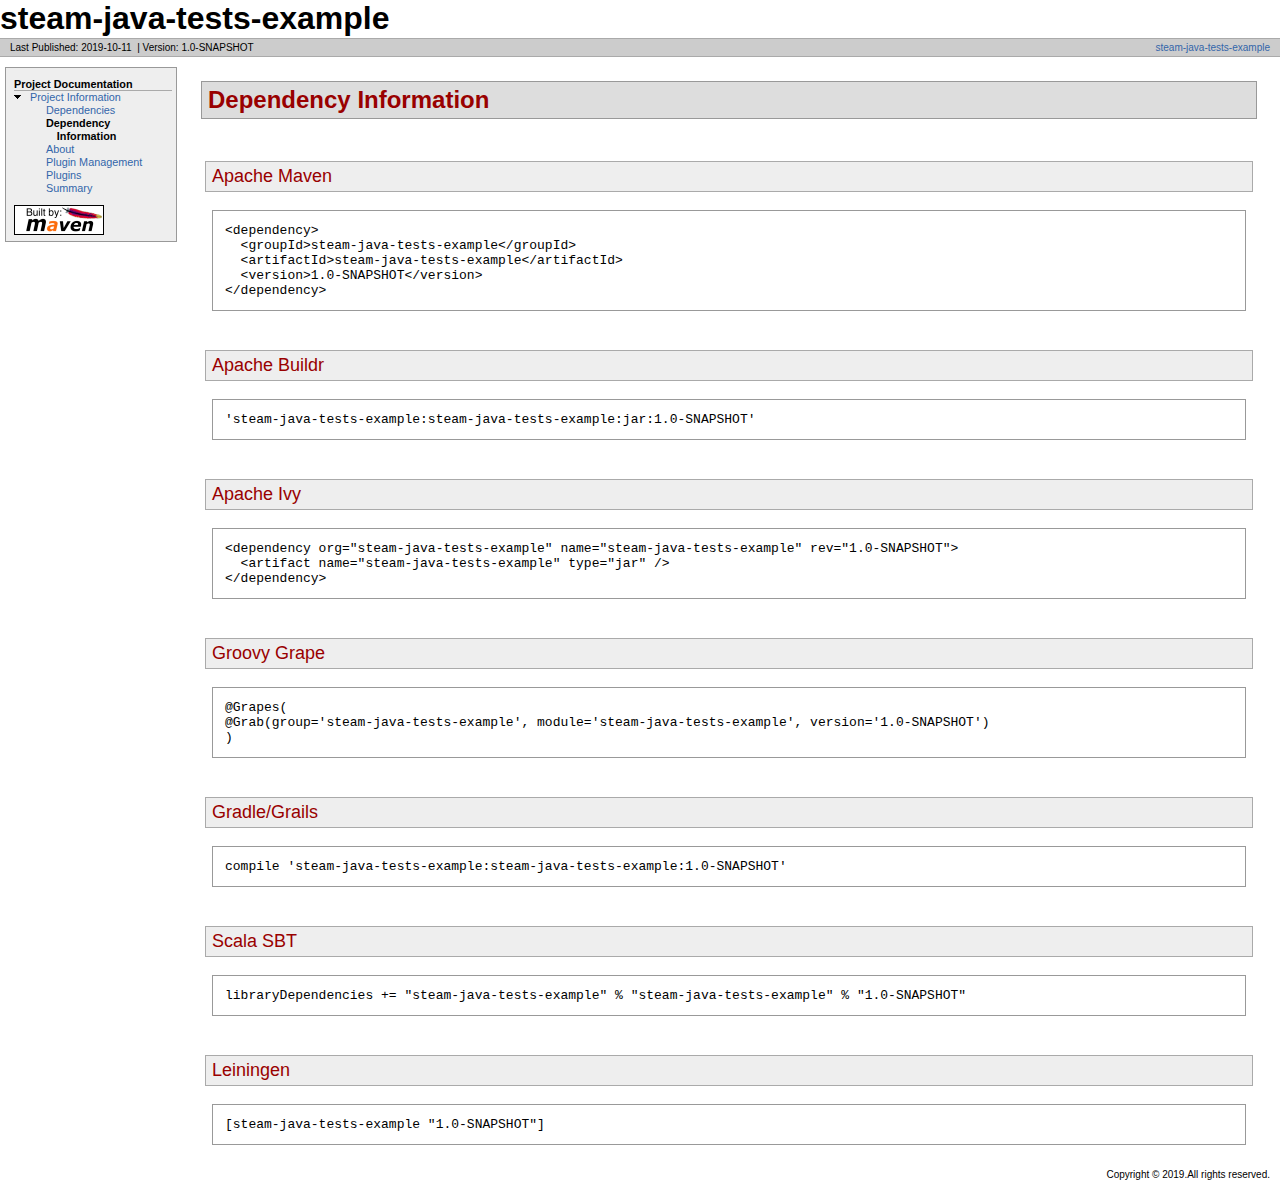
<file: target/site/dependency-info.html>
<!DOCTYPE html PUBLIC "-//W3C//DTD XHTML 1.0 Transitional//EN" "http://www.w3.org/TR/xhtml1/DTD/xhtml1-transitional.dtd">
<!-- Generated by Apache Maven Doxia Site Renderer 1.8.1 from org.apache.maven.plugins:maven-project-info-reports-plugin:3.0.0:dependency-info at 2019-10-11 -->
<html xmlns="http://www.w3.org/1999/xhtml" xml:lang="en" lang="en">
  <head>
    <meta http-equiv="Content-Type" content="text/html; charset=UTF-8" />
    <title>steam-java-tests-example &#x2013; Dependency Information</title>
    <style type="text/css" media="all">
      @import url("./css/maven-base.css");
      @import url("./css/maven-theme.css");
      @import url("./css/site.css");
    </style>
    <link rel="stylesheet" href="./css/print.css" type="text/css" media="print" />
    <meta http-equiv="Content-Language" content="en" />
    
  </head>
  <body class="composite">
    <div id="banner">
<div id="bannerLeft">
steam-java-tests-example
</div>
      <div class="clear">
        <hr/>
      </div>
    </div>
    <div id="breadcrumbs">
      <div class="xleft">
        <span id="publishDate">Last Published: 2019-10-11</span>
          &nbsp;| <span id="projectVersion">Version: 1.0-SNAPSHOT</span>
      </div>
      <div class="xright"><a href="${project.url}" title="steam-java-tests-example">steam-java-tests-example</a>      </div>
      <div class="clear">
        <hr/>
      </div>
    </div>
    <div id="leftColumn">
      <div id="navcolumn">
       <h5>Project Documentation</h5>
    <ul>
     <li class="expanded"><a href="project-info.html" title="Project Information">Project Information</a>
      <ul>
       <li class="none"><a href="dependencies.html" title="Dependencies">Dependencies</a></li>
       <li class="none"><strong>Dependency Information</strong></li>
       <li class="none"><a href="index.html" title="About">About</a></li>
       <li class="none"><a href="plugin-management.html" title="Plugin Management">Plugin Management</a></li>
       <li class="none"><a href="plugins.html" title="Plugins">Plugins</a></li>
       <li class="none"><a href="summary.html" title="Summary">Summary</a></li>
      </ul></li>
    </ul>
      <a href="http://maven.apache.org/" title="Built by Maven" class="poweredBy">
        <img class="poweredBy" alt="Built by Maven" src="./images/logos/maven-feather.png" />
      </a>
      </div>
    </div>
    <div id="bodyColumn">
      <div id="contentBox">
<div class="section">
<h2><a name="Dependency_Information"></a>Dependency Information</h2><a name="Dependency_Information"></a>
<div class="section">
<h3><a name="Apache_Maven"></a>Apache Maven</h3><a name="Apache_Maven"></a>
<div class="source">
<pre>&lt;dependency&gt;
  &lt;groupId&gt;steam-java-tests-example&lt;/groupId&gt;
  &lt;artifactId&gt;steam-java-tests-example&lt;/artifactId&gt;
  &lt;version&gt;1.0-SNAPSHOT&lt;/version&gt;
&lt;/dependency&gt;</pre></div></div>
<div class="section">
<h3><a name="Apache_Buildr"></a>Apache Buildr</h3><a name="Apache_Buildr"></a>
<div class="source">
<pre>'steam-java-tests-example:steam-java-tests-example:jar:1.0-SNAPSHOT'</pre></div></div>
<div class="section">
<h3><a name="Apache_Ivy"></a>Apache Ivy</h3><a name="Apache_Ivy"></a>
<div class="source">
<pre>&lt;dependency org=&quot;steam-java-tests-example&quot; name=&quot;steam-java-tests-example&quot; rev=&quot;1.0-SNAPSHOT&quot;&gt;
  &lt;artifact name=&quot;steam-java-tests-example&quot; type=&quot;jar&quot; /&gt;
&lt;/dependency&gt;</pre></div></div>
<div class="section">
<h3><a name="Groovy_Grape"></a>Groovy Grape</h3><a name="Groovy_Grape"></a>
<div class="source">
<pre>@Grapes(
@Grab(group='steam-java-tests-example', module='steam-java-tests-example', version='1.0-SNAPSHOT')
)</pre></div></div>
<div class="section">
<h3><a name="Gradle.2FGrails"></a>Gradle/Grails</h3><a name="Gradle.2FGrails"></a>
<div class="source">
<pre>compile 'steam-java-tests-example:steam-java-tests-example:1.0-SNAPSHOT'</pre></div></div>
<div class="section">
<h3><a name="Scala_SBT"></a>Scala SBT</h3><a name="Scala_SBT"></a>
<div class="source">
<pre>libraryDependencies += &quot;steam-java-tests-example&quot; % &quot;steam-java-tests-example&quot; % &quot;1.0-SNAPSHOT&quot;</pre></div></div>
<div class="section">
<h3><a name="Leiningen"></a>Leiningen</h3><a name="Leiningen"></a>
<div class="source">
<pre>[steam-java-tests-example &quot;1.0-SNAPSHOT&quot;]</pre></div></div></div>
      </div>
    </div>
    <div class="clear">
      <hr/>
    </div>
    <div id="footer">
      <div class="xright">
        Copyright &#169;      2019.All rights reserved.      </div>
      <div class="clear">
        <hr/>
      </div>
    </div>
  </body>
</html>
</file>
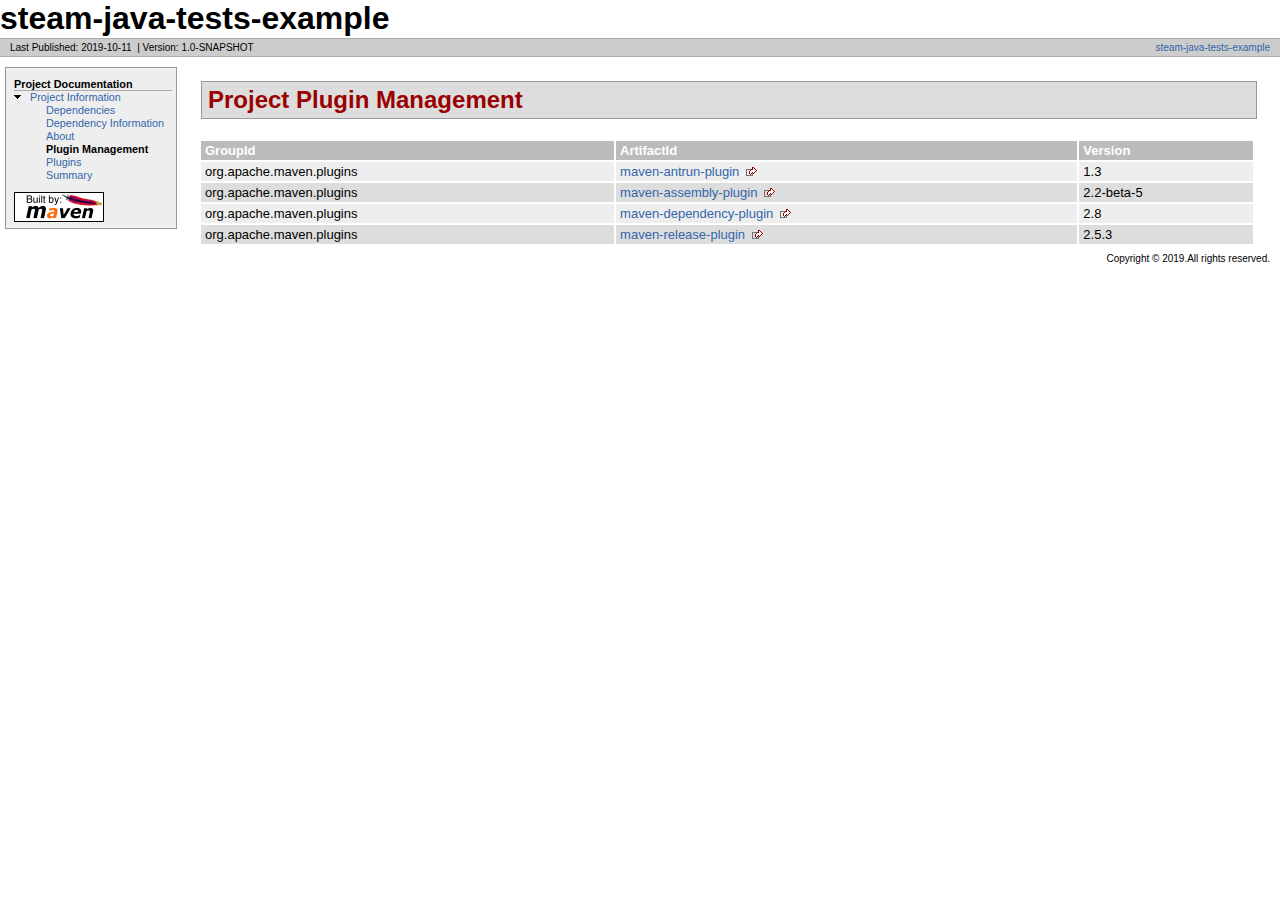
<file: target/site/plugin-management.html>
<!DOCTYPE html PUBLIC "-//W3C//DTD XHTML 1.0 Transitional//EN" "http://www.w3.org/TR/xhtml1/DTD/xhtml1-transitional.dtd">
<!-- Generated by Apache Maven Doxia Site Renderer 1.8.1 from org.apache.maven.plugins:maven-project-info-reports-plugin:3.0.0:plugin-management at 2019-10-11 -->
<html xmlns="http://www.w3.org/1999/xhtml" xml:lang="en" lang="en">
  <head>
    <meta http-equiv="Content-Type" content="text/html; charset=UTF-8" />
    <title>steam-java-tests-example &#x2013; Project Plugin Management</title>
    <style type="text/css" media="all">
      @import url("./css/maven-base.css");
      @import url("./css/maven-theme.css");
      @import url("./css/site.css");
    </style>
    <link rel="stylesheet" href="./css/print.css" type="text/css" media="print" />
    <meta http-equiv="Content-Language" content="en" />
    
  </head>
  <body class="composite">
    <div id="banner">
<div id="bannerLeft">
steam-java-tests-example
</div>
      <div class="clear">
        <hr/>
      </div>
    </div>
    <div id="breadcrumbs">
      <div class="xleft">
        <span id="publishDate">Last Published: 2019-10-11</span>
          &nbsp;| <span id="projectVersion">Version: 1.0-SNAPSHOT</span>
      </div>
      <div class="xright"><a href="${project.url}" title="steam-java-tests-example">steam-java-tests-example</a>      </div>
      <div class="clear">
        <hr/>
      </div>
    </div>
    <div id="leftColumn">
      <div id="navcolumn">
       <h5>Project Documentation</h5>
    <ul>
     <li class="expanded"><a href="project-info.html" title="Project Information">Project Information</a>
      <ul>
       <li class="none"><a href="dependencies.html" title="Dependencies">Dependencies</a></li>
       <li class="none"><a href="dependency-info.html" title="Dependency Information">Dependency Information</a></li>
       <li class="none"><a href="index.html" title="About">About</a></li>
       <li class="none"><strong>Plugin Management</strong></li>
       <li class="none"><a href="plugins.html" title="Plugins">Plugins</a></li>
       <li class="none"><a href="summary.html" title="Summary">Summary</a></li>
      </ul></li>
    </ul>
      <a href="http://maven.apache.org/" title="Built by Maven" class="poweredBy">
        <img class="poweredBy" alt="Built by Maven" src="./images/logos/maven-feather.png" />
      </a>
      </div>
    </div>
    <div id="bodyColumn">
      <div id="contentBox">
<div class="section">
<h2><a name="Project_Plugin_Management"></a>Project Plugin Management</h2><a name="Project_Plugin_Management"></a>
<table border="0" class="bodyTable">
<tr class="a">
<th>GroupId</th>
<th>ArtifactId</th>
<th>Version</th></tr>
<tr class="b">
<td>org.apache.maven.plugins</td>
<td><a class="externalLink" href="http://maven.apache.org/plugins/maven-antrun-plugin/">maven-antrun-plugin</a></td>
<td>1.3</td></tr>
<tr class="a">
<td>org.apache.maven.plugins</td>
<td><a class="externalLink" href="http://maven.apache.org/plugins/maven-assembly-plugin/">maven-assembly-plugin</a></td>
<td>2.2-beta-5</td></tr>
<tr class="b">
<td>org.apache.maven.plugins</td>
<td><a class="externalLink" href="http://maven.apache.org/plugins/maven-dependency-plugin/">maven-dependency-plugin</a></td>
<td>2.8</td></tr>
<tr class="a">
<td>org.apache.maven.plugins</td>
<td><a class="externalLink" href="http://maven.apache.org/maven-release/maven-release-plugin/">maven-release-plugin</a></td>
<td>2.5.3</td></tr></table></div>
      </div>
    </div>
    <div class="clear">
      <hr/>
    </div>
    <div id="footer">
      <div class="xright">
        Copyright &#169;      2019.All rights reserved.      </div>
      <div class="clear">
        <hr/>
      </div>
    </div>
  </body>
</html>
</file>
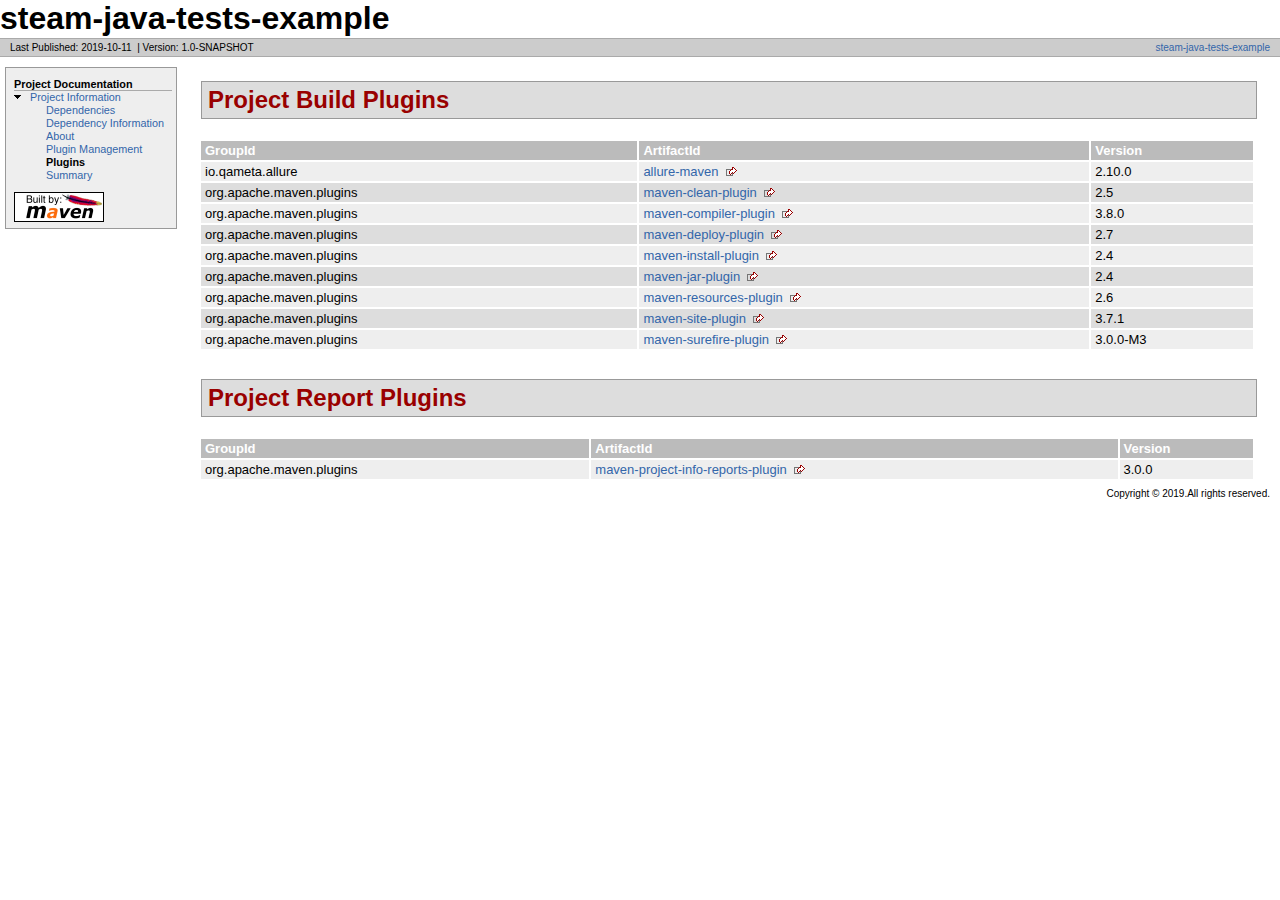
<file: target/site/plugins.html>
<!DOCTYPE html PUBLIC "-//W3C//DTD XHTML 1.0 Transitional//EN" "http://www.w3.org/TR/xhtml1/DTD/xhtml1-transitional.dtd">
<!-- Generated by Apache Maven Doxia Site Renderer 1.8.1 from org.apache.maven.plugins:maven-project-info-reports-plugin:3.0.0:plugins at 2019-10-11 -->
<html xmlns="http://www.w3.org/1999/xhtml" xml:lang="en" lang="en">
  <head>
    <meta http-equiv="Content-Type" content="text/html; charset=UTF-8" />
    <title>steam-java-tests-example &#x2013; Project Plugins</title>
    <style type="text/css" media="all">
      @import url("./css/maven-base.css");
      @import url("./css/maven-theme.css");
      @import url("./css/site.css");
    </style>
    <link rel="stylesheet" href="./css/print.css" type="text/css" media="print" />
    <meta http-equiv="Content-Language" content="en" />
    
  </head>
  <body class="composite">
    <div id="banner">
<div id="bannerLeft">
steam-java-tests-example
</div>
      <div class="clear">
        <hr/>
      </div>
    </div>
    <div id="breadcrumbs">
      <div class="xleft">
        <span id="publishDate">Last Published: 2019-10-11</span>
          &nbsp;| <span id="projectVersion">Version: 1.0-SNAPSHOT</span>
      </div>
      <div class="xright"><a href="${project.url}" title="steam-java-tests-example">steam-java-tests-example</a>      </div>
      <div class="clear">
        <hr/>
      </div>
    </div>
    <div id="leftColumn">
      <div id="navcolumn">
       <h5>Project Documentation</h5>
    <ul>
     <li class="expanded"><a href="project-info.html" title="Project Information">Project Information</a>
      <ul>
       <li class="none"><a href="dependencies.html" title="Dependencies">Dependencies</a></li>
       <li class="none"><a href="dependency-info.html" title="Dependency Information">Dependency Information</a></li>
       <li class="none"><a href="index.html" title="About">About</a></li>
       <li class="none"><a href="plugin-management.html" title="Plugin Management">Plugin Management</a></li>
       <li class="none"><strong>Plugins</strong></li>
       <li class="none"><a href="summary.html" title="Summary">Summary</a></li>
      </ul></li>
    </ul>
      <a href="http://maven.apache.org/" title="Built by Maven" class="poweredBy">
        <img class="poweredBy" alt="Built by Maven" src="./images/logos/maven-feather.png" />
      </a>
      </div>
    </div>
    <div id="bodyColumn">
      <div id="contentBox">
<div class="section">
<h2><a name="Project_Build_Plugins"></a>Project Build Plugins</h2><a name="Project_Build_Plugins"></a>
<table border="0" class="bodyTable">
<tr class="a">
<th>GroupId</th>
<th>ArtifactId</th>
<th>Version</th></tr>
<tr class="b">
<td>io.qameta.allure</td>
<td><a class="externalLink" href="https://github.com/allure-framework/allure-maven">allure-maven</a></td>
<td>2.10.0</td></tr>
<tr class="a">
<td>org.apache.maven.plugins</td>
<td><a class="externalLink" href="http://maven.apache.org/plugins/maven-clean-plugin/">maven-clean-plugin</a></td>
<td>2.5</td></tr>
<tr class="b">
<td>org.apache.maven.plugins</td>
<td><a class="externalLink" href="https://maven.apache.org/plugins/maven-compiler-plugin/">maven-compiler-plugin</a></td>
<td>3.8.0</td></tr>
<tr class="a">
<td>org.apache.maven.plugins</td>
<td><a class="externalLink" href="http://maven.apache.org/plugins/maven-deploy-plugin/">maven-deploy-plugin</a></td>
<td>2.7</td></tr>
<tr class="b">
<td>org.apache.maven.plugins</td>
<td><a class="externalLink" href="http://maven.apache.org/plugins/maven-install-plugin/">maven-install-plugin</a></td>
<td>2.4</td></tr>
<tr class="a">
<td>org.apache.maven.plugins</td>
<td><a class="externalLink" href="http://maven.apache.org/plugins/maven-jar-plugin/">maven-jar-plugin</a></td>
<td>2.4</td></tr>
<tr class="b">
<td>org.apache.maven.plugins</td>
<td><a class="externalLink" href="http://maven.apache.org/plugins/maven-resources-plugin/">maven-resources-plugin</a></td>
<td>2.6</td></tr>
<tr class="a">
<td>org.apache.maven.plugins</td>
<td><a class="externalLink" href="https://maven.apache.org/plugins/maven-site-plugin/">maven-site-plugin</a></td>
<td>3.7.1</td></tr>
<tr class="b">
<td>org.apache.maven.plugins</td>
<td><a class="externalLink" href="https://maven.apache.org/surefire/maven-surefire-plugin/">maven-surefire-plugin</a></td>
<td>3.0.0-M3</td></tr></table></div>
<div class="section">
<h2><a name="Project_Report_Plugins"></a>Project Report Plugins</h2><a name="Project_Report_Plugins"></a>
<table border="0" class="bodyTable">
<tr class="a">
<th>GroupId</th>
<th>ArtifactId</th>
<th>Version</th></tr>
<tr class="b">
<td>org.apache.maven.plugins</td>
<td><a class="externalLink" href="https://maven.apache.org/plugins/maven-project-info-reports-plugin/">maven-project-info-reports-plugin</a></td>
<td>3.0.0</td></tr></table></div>
      </div>
    </div>
    <div class="clear">
      <hr/>
    </div>
    <div id="footer">
      <div class="xright">
        Copyright &#169;      2019.All rights reserved.      </div>
      <div class="clear">
        <hr/>
      </div>
    </div>
  </body>
</html>
</file>
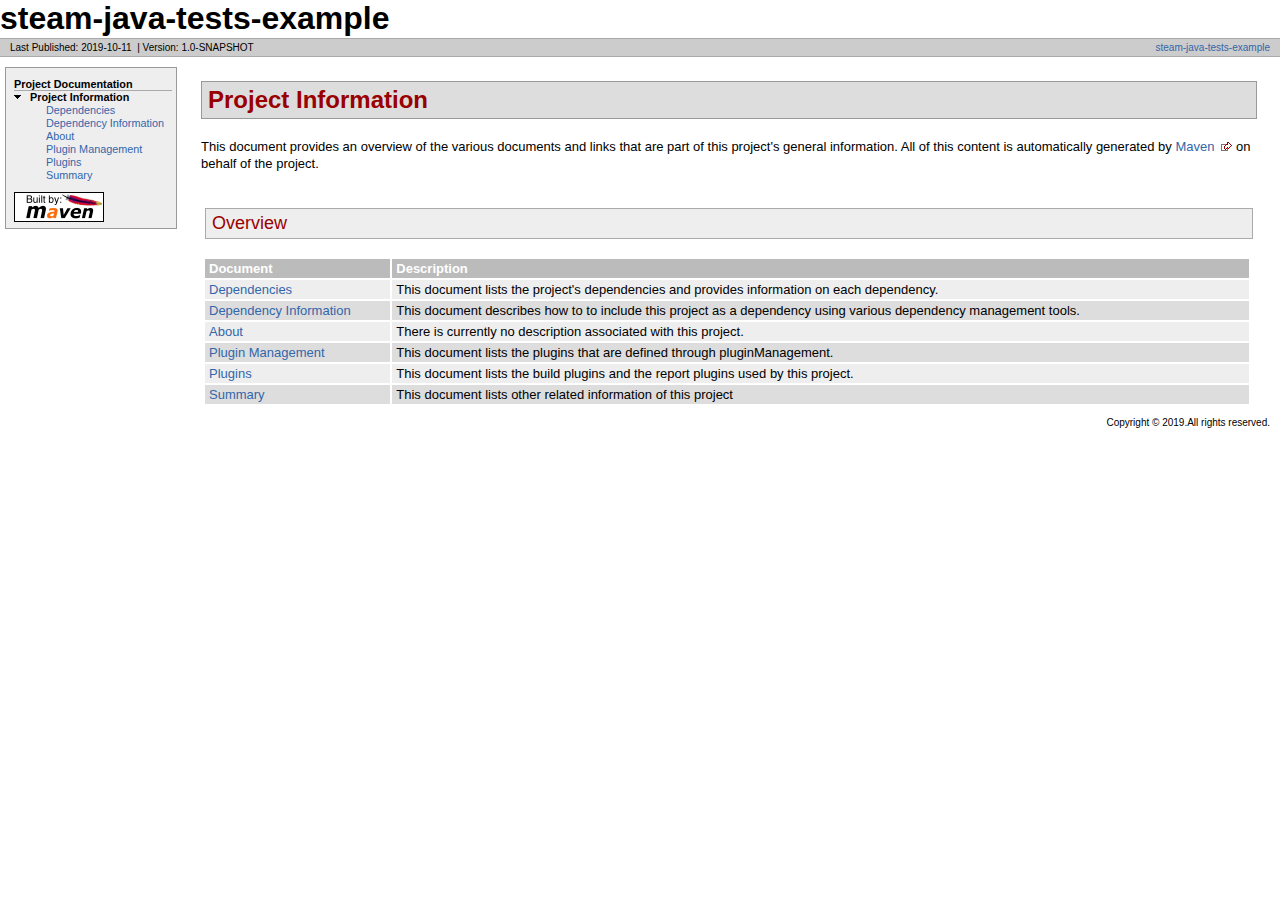
<file: target/site/project-info.html>
<!DOCTYPE html PUBLIC "-//W3C//DTD XHTML 1.0 Transitional//EN" "http://www.w3.org/TR/xhtml1/DTD/xhtml1-transitional.dtd">
<!-- Generated by Apache Maven Doxia Site Renderer 1.8.1 from org.apache.maven.plugins:maven-site-plugin:3.7.1:CategorySummaryDocumentRenderer at 2019-10-11 -->
<html xmlns="http://www.w3.org/1999/xhtml" xml:lang="en" lang="en">
  <head>
    <meta http-equiv="Content-Type" content="text/html; charset=UTF-8" />
    <title>steam-java-tests-example &#x2013; Project Information</title>
    <style type="text/css" media="all">
      @import url("./css/maven-base.css");
      @import url("./css/maven-theme.css");
      @import url("./css/site.css");
    </style>
    <link rel="stylesheet" href="./css/print.css" type="text/css" media="print" />
    <meta http-equiv="Content-Language" content="en" />
    
  </head>
  <body class="composite">
    <div id="banner">
<div id="bannerLeft">
steam-java-tests-example
</div>
      <div class="clear">
        <hr/>
      </div>
    </div>
    <div id="breadcrumbs">
      <div class="xleft">
        <span id="publishDate">Last Published: 2019-10-11</span>
          &nbsp;| <span id="projectVersion">Version: 1.0-SNAPSHOT</span>
      </div>
      <div class="xright"><a href="${project.url}" title="steam-java-tests-example">steam-java-tests-example</a>      </div>
      <div class="clear">
        <hr/>
      </div>
    </div>
    <div id="leftColumn">
      <div id="navcolumn">
       <h5>Project Documentation</h5>
    <ul>
     <li class="expanded"><strong>Project Information</strong>
      <ul>
       <li class="none"><a href="dependencies.html" title="Dependencies">Dependencies</a></li>
       <li class="none"><a href="dependency-info.html" title="Dependency Information">Dependency Information</a></li>
       <li class="none"><a href="index.html" title="About">About</a></li>
       <li class="none"><a href="plugin-management.html" title="Plugin Management">Plugin Management</a></li>
       <li class="none"><a href="plugins.html" title="Plugins">Plugins</a></li>
       <li class="none"><a href="summary.html" title="Summary">Summary</a></li>
      </ul></li>
    </ul>
      <a href="http://maven.apache.org/" title="Built by Maven" class="poweredBy">
        <img class="poweredBy" alt="Built by Maven" src="./images/logos/maven-feather.png" />
      </a>
      </div>
    </div>
    <div id="bodyColumn">
      <div id="contentBox">
<div class="section">
<h2><a name="Project_Information"></a>Project Information</h2>
<p>This document provides an overview of the various documents and links that are part of this project's general information. All of this content is automatically generated by <a class="externalLink" href="http://maven.apache.org">Maven</a> on behalf of the project.</p>
<div class="section">
<h3><a name="Overview"></a>Overview</h3>
<table border="0" class="bodyTable">
<tr class="a">
<th>Document</th>
<th>Description</th></tr>
<tr class="b">
<td><a href="dependencies.html">Dependencies</a></td>
<td>This document lists the project's dependencies and provides information on each dependency.</td></tr>
<tr class="a">
<td><a href="dependency-info.html">Dependency Information</a></td>
<td>This document describes how to to include this project as a dependency using various dependency management tools.</td></tr>
<tr class="b">
<td><a href="index.html">About</a></td>
<td>There is currently no description associated with this project.</td></tr>
<tr class="a">
<td><a href="plugin-management.html">Plugin Management</a></td>
<td>This document lists the plugins that are defined through pluginManagement.</td></tr>
<tr class="b">
<td><a href="plugins.html">Plugins</a></td>
<td>This document lists the build plugins and the report plugins used by this project.</td></tr>
<tr class="a">
<td><a href="summary.html">Summary</a></td>
<td>This document lists other related information of this project</td></tr></table></div></div>
      </div>
    </div>
    <div class="clear">
      <hr/>
    </div>
    <div id="footer">
      <div class="xright">
        Copyright &#169;      2019.All rights reserved.      </div>
      <div class="clear">
        <hr/>
      </div>
    </div>
  </body>
</html>
</file>
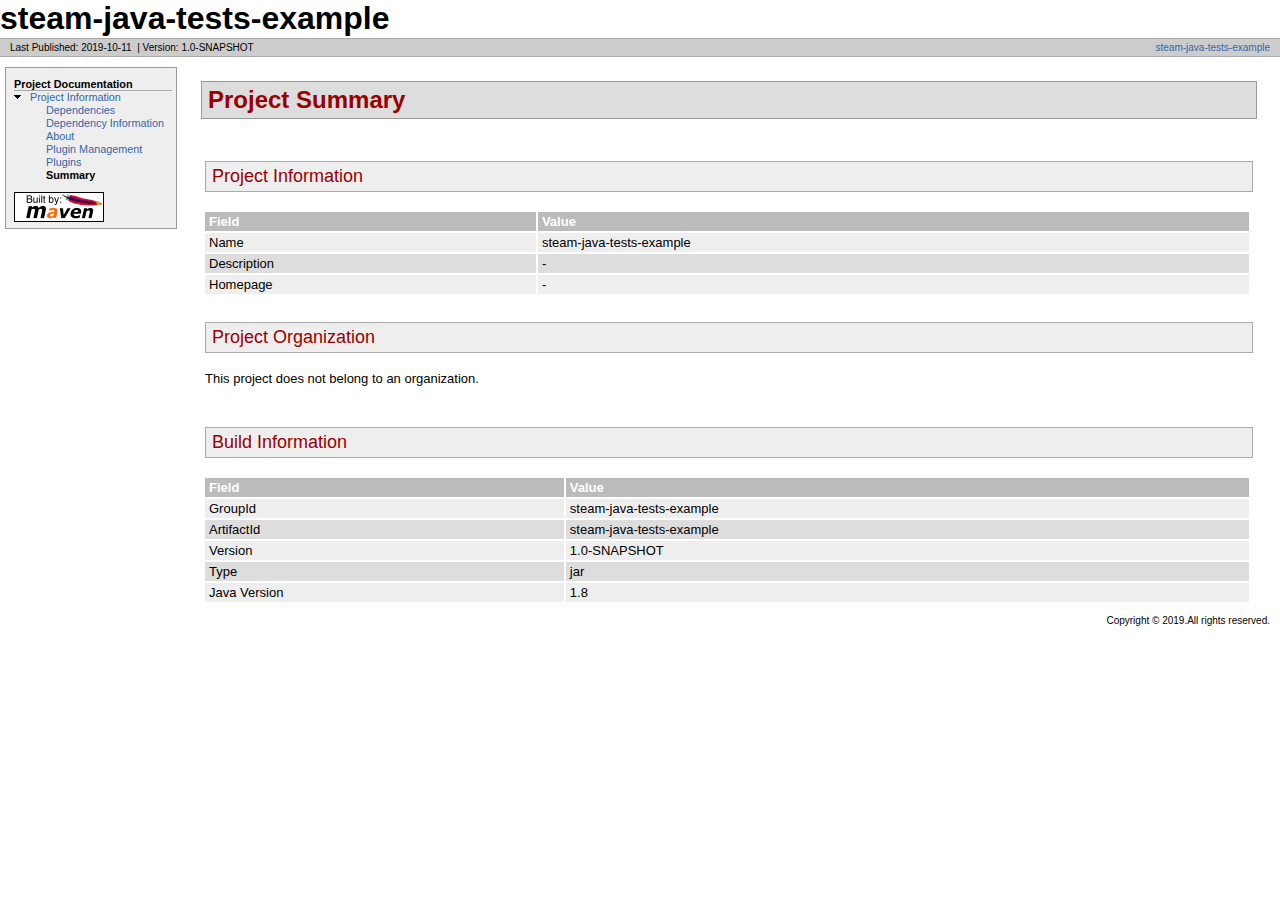
<file: target/site/summary.html>
<!DOCTYPE html PUBLIC "-//W3C//DTD XHTML 1.0 Transitional//EN" "http://www.w3.org/TR/xhtml1/DTD/xhtml1-transitional.dtd">
<!-- Generated by Apache Maven Doxia Site Renderer 1.8.1 from org.apache.maven.plugins:maven-project-info-reports-plugin:3.0.0:summary at 2019-10-11 -->
<html xmlns="http://www.w3.org/1999/xhtml" xml:lang="en" lang="en">
  <head>
    <meta http-equiv="Content-Type" content="text/html; charset=UTF-8" />
    <title>steam-java-tests-example &#x2013; Project Summary</title>
    <style type="text/css" media="all">
      @import url("./css/maven-base.css");
      @import url("./css/maven-theme.css");
      @import url("./css/site.css");
    </style>
    <link rel="stylesheet" href="./css/print.css" type="text/css" media="print" />
    <meta http-equiv="Content-Language" content="en" />
    
  </head>
  <body class="composite">
    <div id="banner">
<div id="bannerLeft">
steam-java-tests-example
</div>
      <div class="clear">
        <hr/>
      </div>
    </div>
    <div id="breadcrumbs">
      <div class="xleft">
        <span id="publishDate">Last Published: 2019-10-11</span>
          &nbsp;| <span id="projectVersion">Version: 1.0-SNAPSHOT</span>
      </div>
      <div class="xright"><a href="${project.url}" title="steam-java-tests-example">steam-java-tests-example</a>      </div>
      <div class="clear">
        <hr/>
      </div>
    </div>
    <div id="leftColumn">
      <div id="navcolumn">
       <h5>Project Documentation</h5>
    <ul>
     <li class="expanded"><a href="project-info.html" title="Project Information">Project Information</a>
      <ul>
       <li class="none"><a href="dependencies.html" title="Dependencies">Dependencies</a></li>
       <li class="none"><a href="dependency-info.html" title="Dependency Information">Dependency Information</a></li>
       <li class="none"><a href="index.html" title="About">About</a></li>
       <li class="none"><a href="plugin-management.html" title="Plugin Management">Plugin Management</a></li>
       <li class="none"><a href="plugins.html" title="Plugins">Plugins</a></li>
       <li class="none"><strong>Summary</strong></li>
      </ul></li>
    </ul>
      <a href="http://maven.apache.org/" title="Built by Maven" class="poweredBy">
        <img class="poweredBy" alt="Built by Maven" src="./images/logos/maven-feather.png" />
      </a>
      </div>
    </div>
    <div id="bodyColumn">
      <div id="contentBox">
<div class="section">
<h2><a name="Project_Summary"></a>Project Summary</h2><a name="Project_Summary"></a>
<div class="section">
<h3><a name="Project_Information"></a>Project Information</h3><a name="Project_Information"></a>
<table border="0" class="bodyTable">
<tr class="a">
<th>Field</th>
<th>Value</th></tr>
<tr class="b">
<td>Name</td>
<td>steam-java-tests-example</td></tr>
<tr class="a">
<td>Description</td>
<td>-</td></tr>
<tr class="b">
<td>Homepage</td>
<td>-</td></tr></table></div>
<div class="section">
<h3><a name="Project_Organization"></a>Project Organization</h3><a name="Project_Organization"></a>
<p>This project does not belong to an organization.</p></div>
<div class="section">
<h3><a name="Build_Information"></a>Build Information</h3><a name="Build_Information"></a>
<table border="0" class="bodyTable">
<tr class="a">
<th>Field</th>
<th>Value</th></tr>
<tr class="b">
<td>GroupId</td>
<td>steam-java-tests-example</td></tr>
<tr class="a">
<td>ArtifactId</td>
<td>steam-java-tests-example</td></tr>
<tr class="b">
<td>Version</td>
<td>1.0-SNAPSHOT</td></tr>
<tr class="a">
<td>Type</td>
<td>jar</td></tr>
<tr class="b">
<td>Java Version</td>
<td>1.8</td></tr></table></div></div>
      </div>
    </div>
    <div class="clear">
      <hr/>
    </div>
    <div id="footer">
      <div class="xright">
        Copyright &#169;      2019.All rights reserved.      </div>
      <div class="clear">
        <hr/>
      </div>
    </div>
  </body>
</html>
</file>
<file: src/test/java/com/resources/allure/tests-results/plugins/screen-diff/styles.css>
.screen-diff__switchers {
  margin-bottom: 1em;
}

.screen-diff__switchers label + label {
  margin-left: 1em;
}

.screen-diff__overlay {
  position: relative;
  cursor: col-resize;
}

.screen-diff__container {
  overflow-x: auto;
}

.screen-diff__image-over {
  top: 0;
  left: 0;
  bottom: 0;
  background: #fff;
  position: absolute;
  overflow: hidden;
  box-shadow: 2px 0 1px -1px #aaa;
}
</file>
<file: target/site/css/print.css>
/*
 * Licensed to the Apache Software Foundation (ASF) under one
 * or more contributor license agreements.  See the NOTICE file
 * distributed with this work for additional information
 * regarding copyright ownership.  The ASF licenses this file
 * to you under the Apache License, Version 2.0 (the
 * "License"); you may not use this file except in compliance
 * with the License.  You may obtain a copy of the License at
 *
 *   http://www.apache.org/licenses/LICENSE-2.0
 *
 * Unless required by applicable law or agreed to in writing,
 * software distributed under the License is distributed on an
 * "AS IS" BASIS, WITHOUT WARRANTIES OR CONDITIONS OF ANY
 * KIND, either express or implied.  See the License for the
 * specific language governing permissions and limitations
 * under the License.
 */

#banner, #footer, #leftcol, #breadcrumbs, .docs #toc, .docs .courtesylinks, #leftColumn, #navColumn {
	display: none !important;
}
#bodyColumn, body.docs div.docs {
	margin: 0 !important;
	border: none !important
}
</file>
